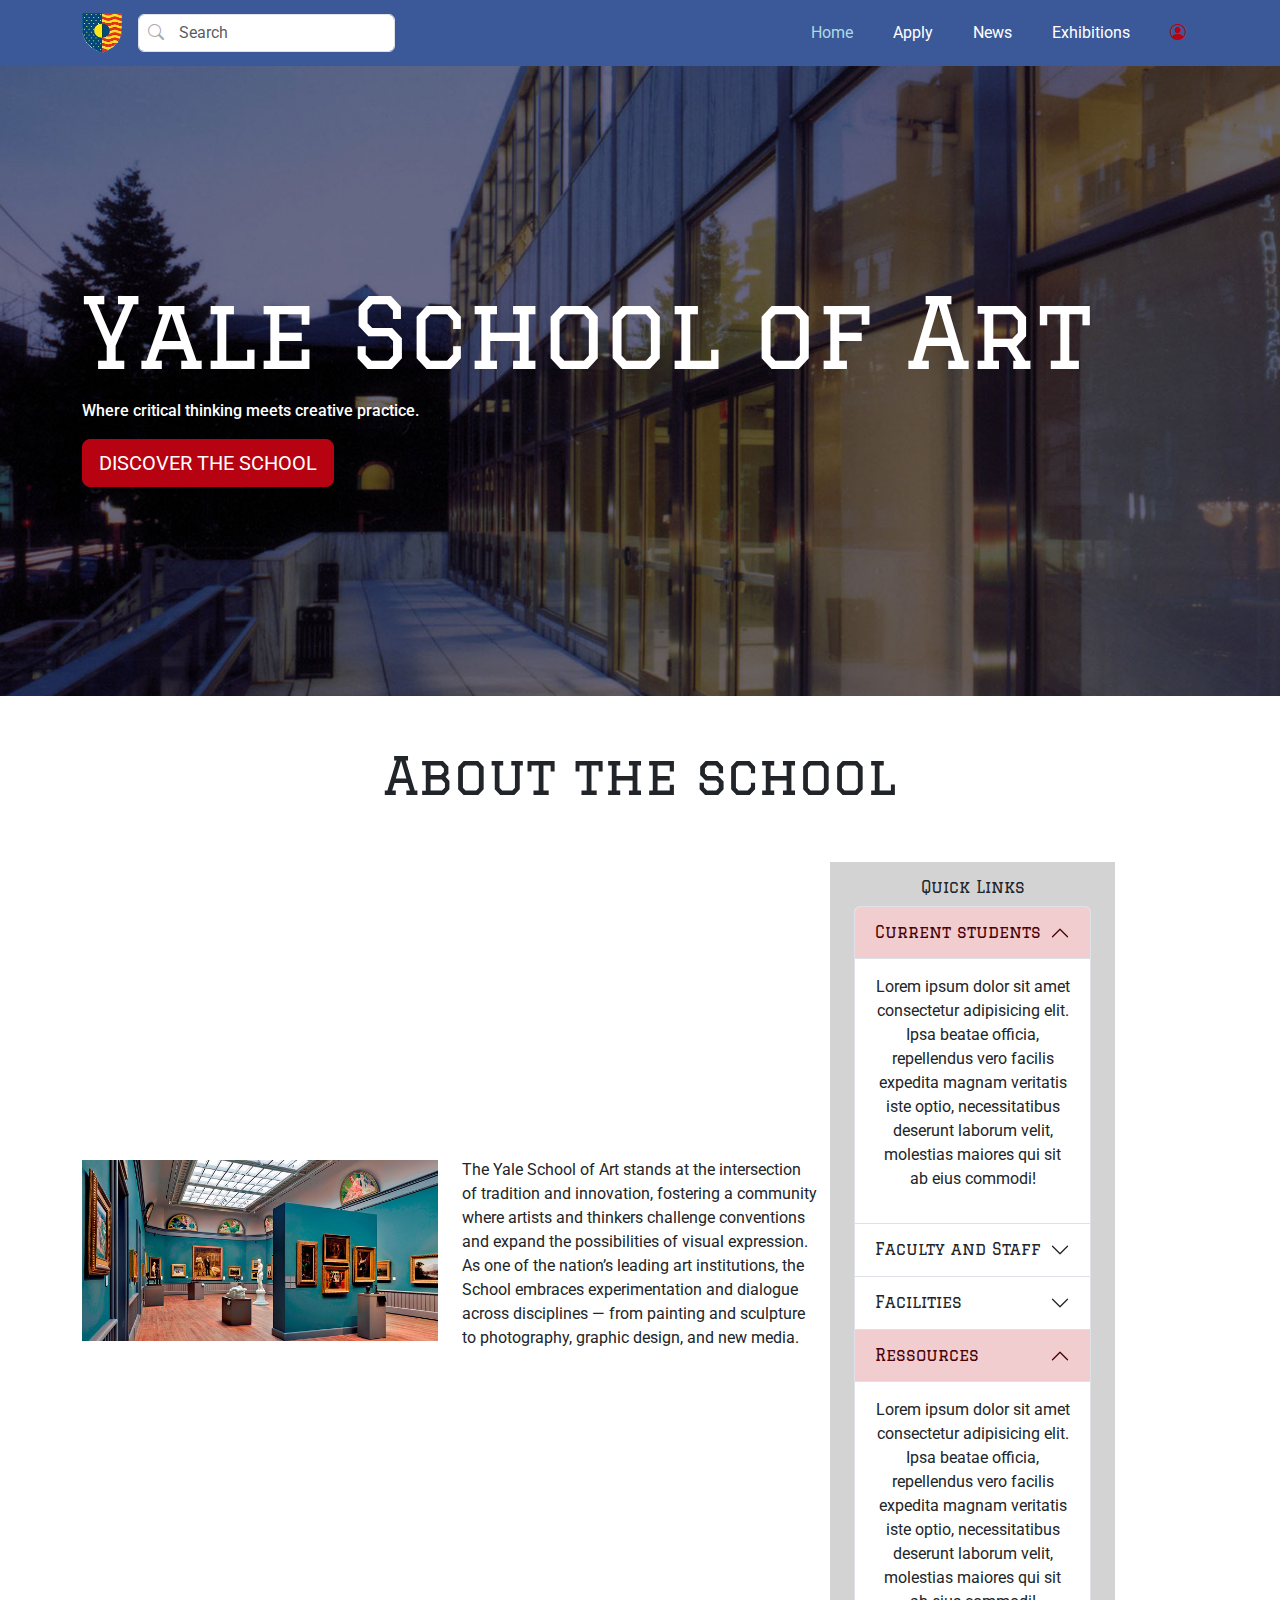
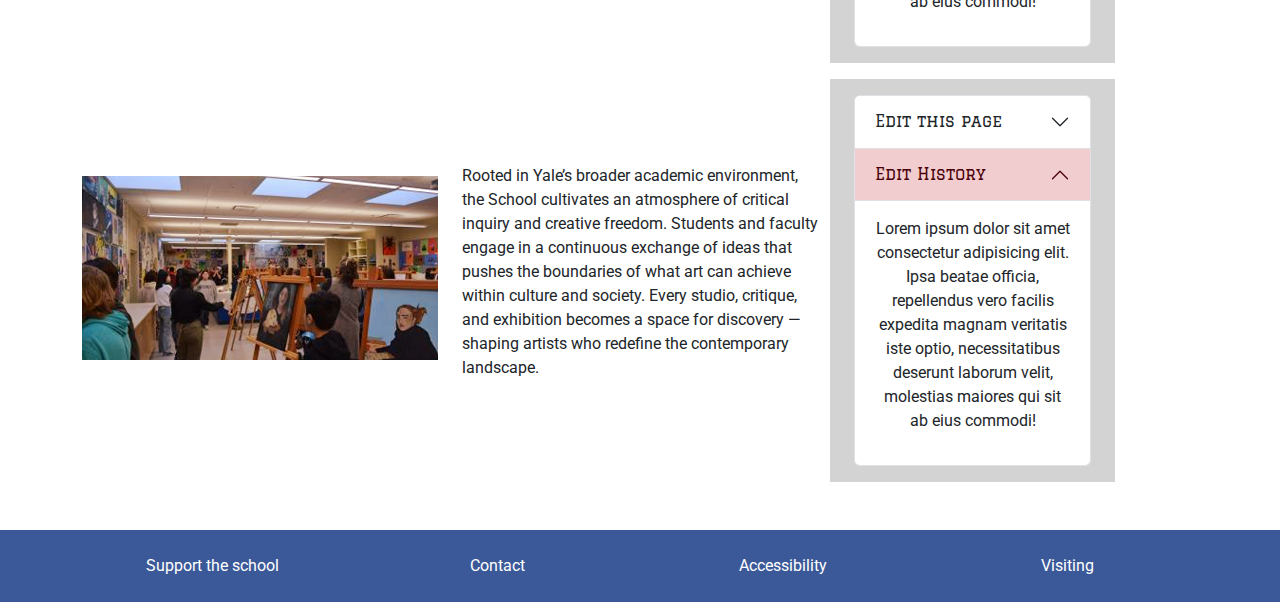
<file: index.html>
<!DOCTYPE html>
<html lang="en">
<head>
    <meta charset="UTF-8">
     <meta http-equiv="X-UA-Compatible" content="IE=edge" />
    <meta name="viewport" content="width=device-width, initial-scale=1.0">
    <title>Final website</title>
     <link href="https://cdn.jsdelivr.net/npm/bootstrap@5.3.8/dist/css/bootstrap.min.css" rel="stylesheet" integrity="sha384-sRIl4kxILFvY47J16cr9ZwB07vP4J8+LH7qKQnuqkuIAvNWLzeN8tE5YBujZqJLB" crossorigin="anonymous">
    <link href="https://cdn.jsdelivr.net/npm/bootstrap-icons/font/bootstrap-icons.css" rel="stylesheet">
    <link rel="stylesheet" href="css/custom.css" />
    <style>
      .form-control {
      padding-left: 2.5rem;
      }
      .form-icon {
      position: absolute;
      left: 10px;
      top: 50%;
      transform: translateY(-50%);
      color: #aaa;
      pointer-events: none;
      }
    </style>
</head>
<body>
    <header>
        <nav class="navbar navbar-expand-lg bg-dark">
          <div class="container">
        <a class="navbar-brand" href="#">
        <img src="images/yale-school-of-art-logo.webp" alt="Logo" width="40" height="40">
        </a>
        
      <button class="navbar-toggler" type="button" data-bs-toggle="collapse" data-bs-target="#navbarNav" aria-controls="navbarNav" aria-expanded="false" aria-label="Toggle navigation">
      <span class="navbar-toggler-icon"></span>
      </button>
      <div class="collapse navbar-collapse" id="navbarNav">
        <form class="d-flex position-relative w-25" role="search">
        <i class="bi bi-search form-icon"></i>
        <input class="form-control me-2" type="search" placeholder="Search" aria-label="Search"/>
      </form>
      <ul class="navbar-nav ms-auto">
        <li class="nav-item pe-4" style=>
          <a class="nav-link active" aria-current="page" href="#">Home</a>
        </li>
        <li class="nav-item pe-4">
          <a class="nav-link" href="apply.html">Apply</a>
        </li>
        <li class="nav-item pe-4">
          <a class="nav-link" href="#">News</a>
        </li>
        <li class="nav-item pe-4">
          <a class="nav-link" href="exhibitions.html">Exhibitions</a>
        </li>
        <li class="nav-item">
          <a class="nav-link" href="#">
            <i class="bi bi-person-circle me-1" style="color: #B70311;"></i></a>
        </li>
      </ul>
        </div>
      </div>
      </nav>
    </header>

    <main>

       <section id="hero">
        <div class="container"> 
          <div class="d-flex justify-content-start align-items-center">
            <div class="text-white">
              <h1>Yale School of Art</h1>
              <p class="lead fs-5 fw-medium w-50">Where critical thinking meets creative practice.</p>
               <a class="btn btn-lg btn-primary" type="button">DISCOVER THE SCHOOL</a>
            </div>
          </div>
        </div>
      </section>

      <section class="container py-5">
  <h2 class="text-center pb-5">About the school</h2>
  <div class="row align-items-center pb-3">
    <!-- Image Section -->
    <div class="col-md-4 mb-4">
      <img src="images/about-school-image-1.jpg" class="img-fluid" alt="">
    </div>
    <!-- Text Section -->
    <div class="col-md-4">
      <div>
        <p class=>The Yale School of Art stands at the intersection of tradition and innovation, fostering a community where artists and thinkers challenge conventions and expand the possibilities of visual expression. As one of the nation’s leading art institutions, the School embraces experimentation and dialogue across disciplines — from painting and sculpture to photography, graphic design, and new media.</p>
      </div>
    </div>
    <div class="col-md-3 text-center py-3 px-4" style="background-color: lightgray;">
      <h5>Quick Links</h5>
      <div class="accordion" id="accordionExample">
              <div class="accordion-item">
                <h2 class="accordion-header">
                  <button class="accordion-button" type="button" data-bs-toggle="collapse" data-bs-target="#collapseOne" aria-expanded="true" aria-controls="collapseOne">
                    Current students
                    </button>
                    </h2>
                    <div id="collapseOne" class="accordion-collapse collapse show" data-bs-parent="#accordionExample">
                    <div class="accordion-body">
                    <p> Lorem ipsum dolor sit amet consectetur adipisicing elit. Ipsa beatae officia, repellendus vero facilis expedita magnam veritatis iste optio, necessitatibus deserunt laborum velit, molestias maiores qui sit ab eius commodi!</p>
                    </div>
                    </div>
                     </div>
              <div class="accordion-item">
                <h2 class="accordion-header">
                   <button class="accordion-button collapsed" type="button" data-bs-toggle="collapse" data-bs-target="#collapseTwo" aria-expanded="false" aria-controls="collapseTwo">
                     Faculty and Staff
                    </button>
                    </h2>
                    <div id="collapseTwo" class="accordion-collapse collapse" data-bs-parent="#accordionExample">
                   <div class="accordion-body">
                    <p> Lorem ipsum dolor sit amet consectetur adipisicing elit. Accusantium reprehenderit sed cupiditate, placeat quas doloremque est! Ratione ipsa nemo modi corrupti perferendis placeat natus excepturi at, enim voluptates reprehenderit nihil.</p>
                   </div>
                    </div>
                    </div>
              <div class="accordion-item">
                <h2 class="accordion-header">
                  <button class="accordion-button collapsed" type="button" data-bs-toggle="collapse" data-bs-target="#collapseThree" aria-expanded="false" aria-controls="collapseThree">
                     Facilities
                    </button>
                    </h2>
                    <div id="collapseThree" class="accordion-collapse collapse" data-bs-parent="#accordionExample">
                    <div class="accordion-body">
                    <p>Lorem ipsum dolor sit amet, consectetur adipisicing elit. Voluptates ullam aspernatur eligendi magnam voluptate vel voluptas alias ea, tempora quasi aut. Praesentium eaque labore vitae expedita aperiam ad a totam.</p>
                     </div>
                    </div>
                    </div>
                <div class="accordion-item">
                <h2 class="accordion-header">
                  <button class="accordion-button" type="button" data-bs-toggle="collapse" data-bs-target="#collapseOne" aria-expanded="true" aria-controls="collapseOne">
                    Ressources
                    </button>
                    </h2>
                    <div id="collapseOne" class="accordion-collapse collapse show" data-bs-parent="#accordionExample">
                    <div class="accordion-body">
                    <p> Lorem ipsum dolor sit amet consectetur adipisicing elit. Ipsa beatae officia, repellendus vero facilis expedita magnam veritatis iste optio, necessitatibus deserunt laborum velit, molestias maiores qui sit ab eius commodi!</p>
                    </div>
                    </div>
                     </div>
                </div>

    </div>
  </div>

  <div class="row align-items-center">
    <!-- Image Section -->
    <div class="col-md-4 mb-4 ">
      <img src="images/about-school-image-2.jpg" class="img-fluid" alt="">
    </div>
    <!-- Text Section -->
    <div class="col-md-4">
       <div>
        <p class=>Rooted in Yale’s broader academic environment, the School cultivates an atmosphere of critical inquiry and creative freedom. Students and faculty engage in a continuous exchange of ideas that pushes the boundaries of what art can achieve within culture and society. Every studio, critique, and exhibition becomes a space for discovery — shaping artists who redefine the contemporary landscape.</p>
      </div>
    </div>
    <div class="col-md-3 text-center py-3 px-4" style="background-color: lightgray;">
      <div class="accordion" id="accordionExample">
              <div class="accordion-item">
                <h2 class="accordion-header">
                  <button class="accordion-button collapsed" type="button" data-bs-toggle="collapse" data-bs-target="#collapseThree" aria-expanded="false" aria-controls="collapseThree">
                     Edit this page
                    </button>
                    </h2>
                    <div id="collapseThree" class="accordion-collapse collapse" data-bs-parent="#accordionExample">
                    <div class="accordion-body">
                    <p>Lorem ipsum dolor sit amet, consectetur adipisicing elit. Voluptates ullam aspernatur eligendi magnam voluptate vel voluptas alias ea, tempora quasi aut. Praesentium eaque labore vitae expedita aperiam ad a totam.</p>
                     </div>
                    </div>
                    </div>
                <div class="accordion-item">
                <h2 class="accordion-header">
                  <button class="accordion-button" type="button" data-bs-toggle="collapse" data-bs-target="#collapseOne" aria-expanded="true" aria-controls="collapseOne">
                    Edit History
                    </button>
                    </h2>
                    <div id="collapseOne" class="accordion-collapse collapse show" data-bs-parent="#accordionExample">
                    <div class="accordion-body">
                    <p> Lorem ipsum dolor sit amet consectetur adipisicing elit. Ipsa beatae officia, repellendus vero facilis expedita magnam veritatis iste optio, necessitatibus deserunt laborum velit, molestias maiores qui sit ab eius commodi!</p>
                    </div>
                    </div>
                     </div>
                </div>

    </div>
  </div>
</section>

      


    </main>

     <footer class="navbar-dark bg-dark text-center">
      <div class="container align-items-center py-4">
        <div class="row">
          <div class="col-sm-3" style="color:white">
            <span>Support the school</span>
          </div>
          <div class="col-sm-3" style="color: white;">
            <span>Contact</span>
          </div>
          <div class="col-sm-3" style="color: white;">
            <span>Accessibility</span>
          </div>
          <div class="col-sm-3" style="color: white;">
            <span>Visiting</span>
          </div>
        </div>
      </div>
    </footer>
    
      <script src="https://cdn.jsdelivr.net/npm/bootstrap@5.3.8/dist/js/bootstrap.bundle.min.js" integrity="sha384-FKyoEForCGlyvwx9Hj09JcYn3nv7wiPVlz7YYwJrWVcXK/BmnVDxM+D2scQbITxI" crossorigin="anonymous"></script>
       <script src="node_modules/bootstrap/dist/js/bootstrap.bundle.min.js"></script>
</body>
</html>
</file>
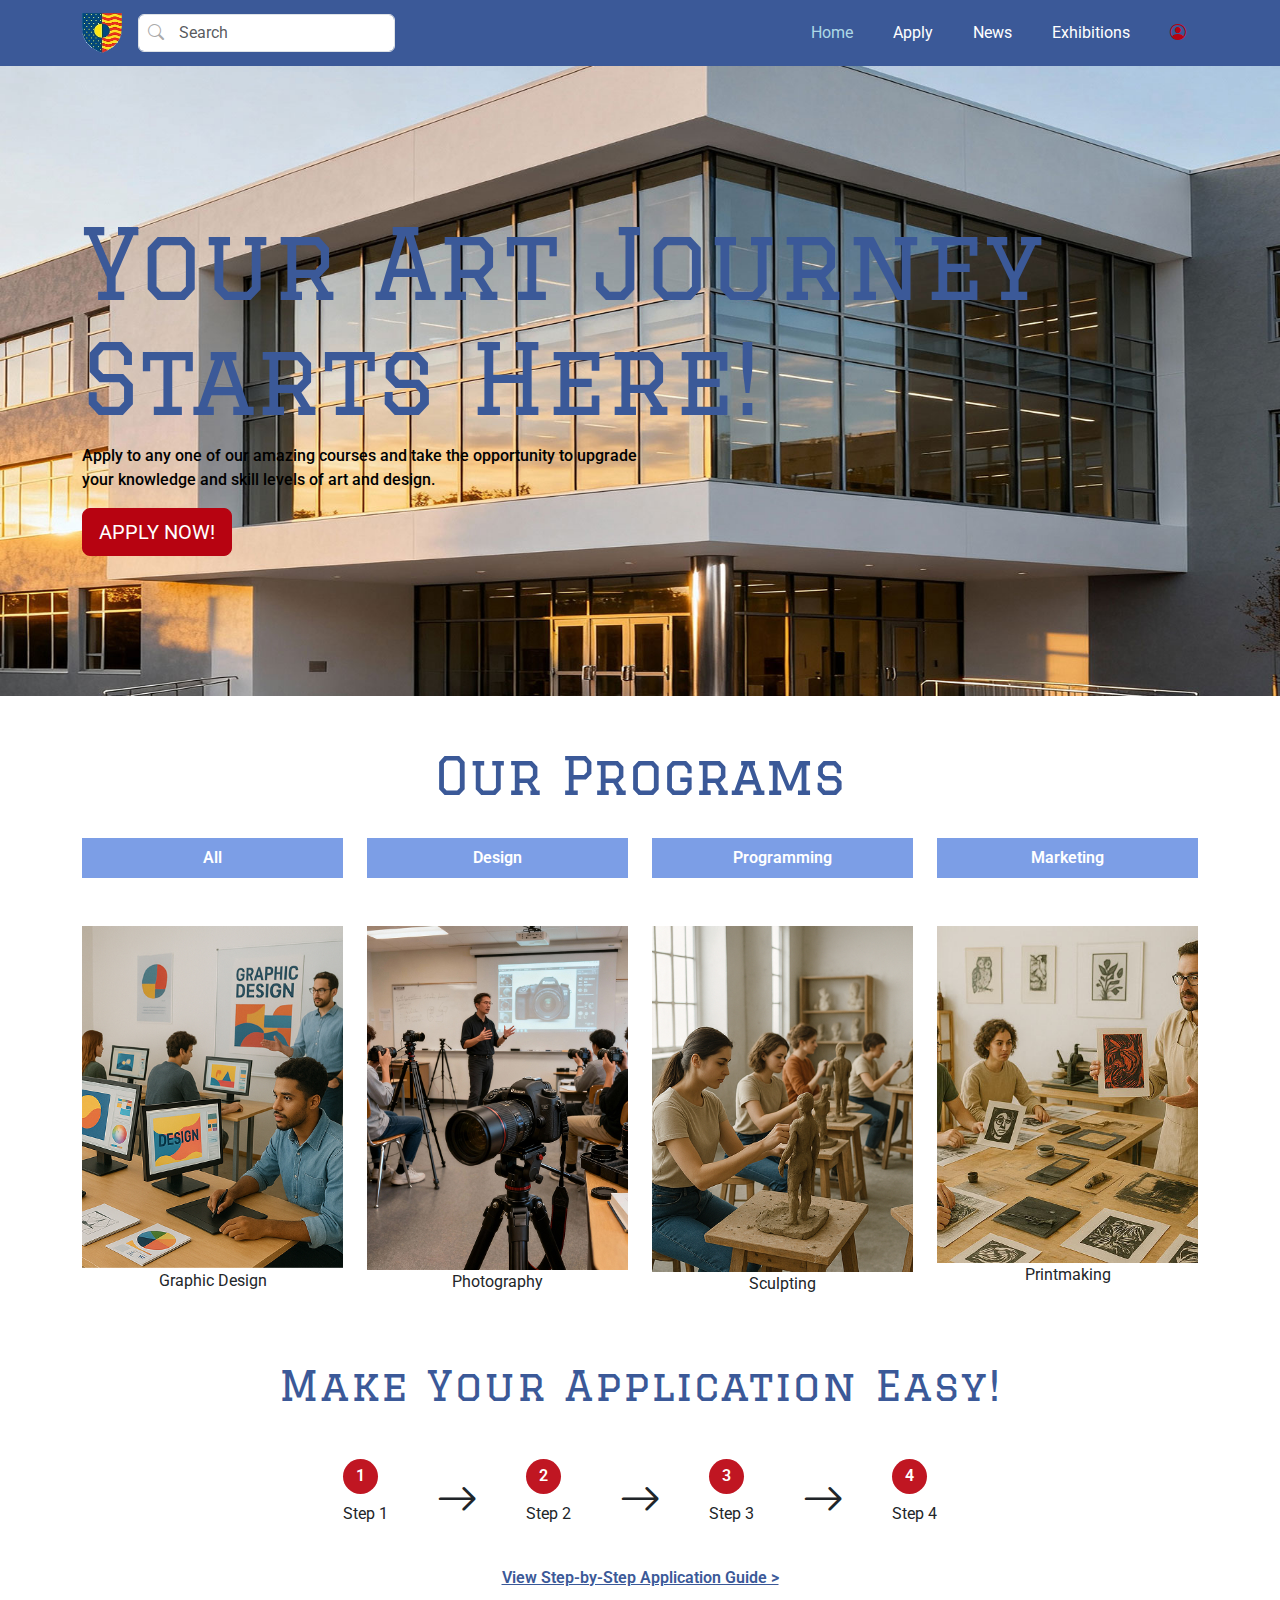
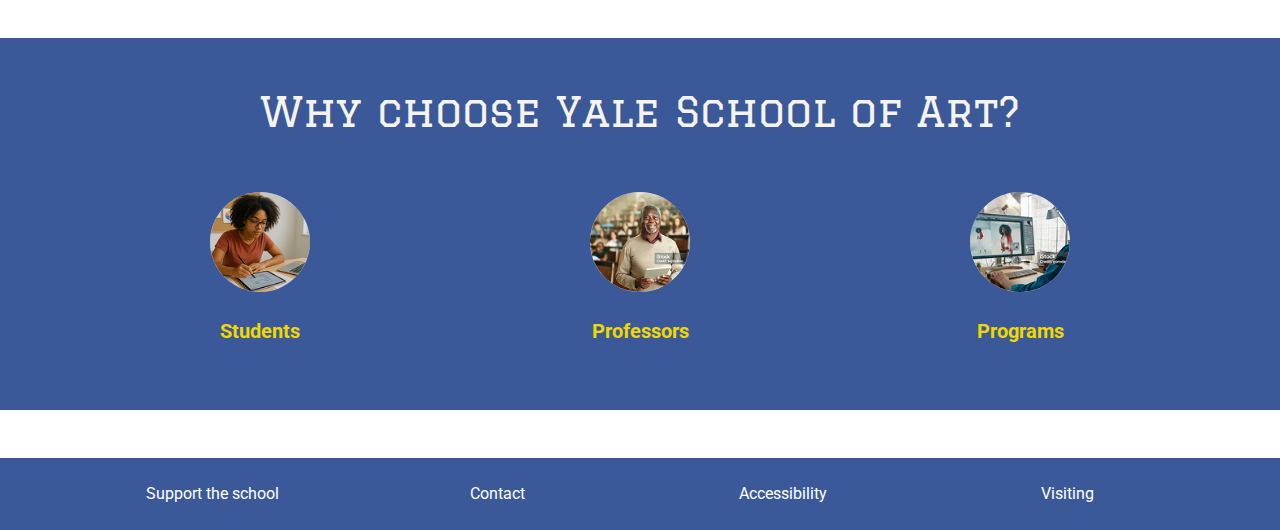
<file: apply.html>
<!DOCTYPE html>
<html lang="en">
<head>
    <meta charset="UTF-8">
     <meta http-equiv="X-UA-Compatible" content="IE=edge" />
    <meta name="viewport" content="width=device-width, initial-scale=1.0">
    <title>Yale School of Art</title>
     <link href="https://cdn.jsdelivr.net/npm/bootstrap@5.3.8/dist/css/bootstrap.min.css" rel="stylesheet" integrity="sha384-sRIl4kxILFvY47J16cr9ZwB07vP4J8+LH7qKQnuqkuIAvNWLzeN8tE5YBujZqJLB" crossorigin="anonymous">
    <link href="https://cdn.jsdelivr.net/npm/bootstrap-icons/font/bootstrap-icons.css" rel="stylesheet">
    <link rel="stylesheet" href="css/custom.css" />
    <link rel="stylesheet" href="https://cdn.jsdelivr.net/npm/bootstrap-icons@1.11.1/font/bootstrap-icons.css">
    <link rel="icon" type="image/x-icon" href="images/yale-school-of-art-logo.webp">
    <style>
      .form-control {
      padding-left: 2.5rem;
      }
      .form-icon {
      position: absolute;
      left: 10px;
      top: 50%;
      transform: translateY(-50%);
      color: #aaa;
      pointer-events: none;
      }
    </style>
</head>
<body>
    <header>
        <nav class="navbar navbar-expand-lg bg-dark">
          <div class="container">
        <a class="navbar-brand" href="#">
        <img src="images/yale-school-of-art-logo.webp" alt="Logo" width="40" height="40">
        </a>
        
      <button class="navbar-toggler" type="button" data-bs-toggle="collapse" data-bs-target="#navbarNav" aria-controls="navbarNav" aria-expanded="false" aria-label="Toggle navigation">
      <span class="navbar-toggler-icon"></span>
      </button>
      <div class="collapse navbar-collapse" id="navbarNav">
        <form class="d-flex position-relative w-25" role="search">
        <i class="bi bi-search form-icon"></i>
        <input class="form-control me-2" type="search" placeholder="Search" aria-label="Search"/>
      </form>
      <ul class="navbar-nav ms-auto">
        <li class="nav-item pe-4" style=>
          <a class="nav-link active" aria-current="page" href="index.html">Home</a>
        </li>
        <li class="nav-item pe-4">
          <a class="nav-link" href="#">Apply</a>
        </li>
        <li class="nav-item pe-4">
          <a class="nav-link" href="#">News</a>
        </li>
        <li class="nav-item pe-4">
          <a class="nav-link" href="exhibitions.html">Exhibitions</a>
        </li>
        <li class="nav-item">
          <a class="nav-link" href="#">
            <i class="bi bi-person-circle me-1" style="color: #B70311;"></i></a>
        </li>

    </ul>

         
        </div>
      </div>
      </nav>
    </header>

    <main>
       <section id="hero-2">
        <div class="container"> 
          <div class="d-flex justify-content-start align-items-center">
            <div class="text-white">
              <h1 style="color: #3B5998;">Your Art Journey Starts Here!</h1>
              <p class="lead fs-5 fw-medium w-50" style="color: black;">Apply to any one of our amazing courses and take the opportunity to upgrade your knowledge and skill levels of art and design.</p>
               <a class="btn btn-lg btn-primary" type="button">APPLY NOW!</a>
            </div>
          </div>
        </div>
      </section>

       <section class="text-center">
        <div class="container">
          <h2 class="text-center pt-5 pb-4" style="color: #3B5998;">Our Programs</h2>
          <div class="row g-4">

        <div class="col-md-3 text-center">
            <div class="title-box mb-5">All</div>
            <img src="images/graphic-design-course-image.jpg" class="img-fluid">
            <p>Graphic Design</p>
        </div>

        <div class="col-md-3 text-center">
            <div class="title-box mb-5">Design</div>
            <img src="images/photography-course-image.jpg" class="img-fluid">
            <p>Photography</p>
        </div>

        <div class="col-md-3 text-center">
            <div class="title-box mb-5">Programming</div>
            <img src="images/sculpting-course-image.jpg" class="img-fluid">
            <p>Sculpting</p>
        </div>

        <div class="col-md-3 text-center">
            <div class="title-box mb-5">Marketing</div>
            <img src="images/printmaking-course-image.jpg" class="img-fluid">
            <p>Printmaking</p>
        </div>

    </div>
        
      </section>

      <div class="container  my-5">

    <h3 class="mb-5 text-center" style="letter-spacing:2px; color: #3B5998;">
        Make Your Application Easy!
    </h3>

    <div class="d-flex justify-content-center align-items-center gap-5">

        
        <div class="text-center">
            <div class="step-circle">1</div>
            <p class="mt-2">Step 1</p>
        </div>

        <i class="bi bi-arrow-right fs-3"></i>

        
        <div class="text-center">
            <div class="step-circle">2</div>
            <p class="mt-2">Step 2</p>
        </div>

        <i class="bi bi-arrow-right fs-3"></i>

        
        <div class="text-center">
            <div class="step-circle">3</div>
            <p class="mt-2">Step 3</p>
        </div>

        <i class="bi bi-arrow-right fs-3"></i>

        
        <div class="text-center">
            <div class="step-circle">4</div>
            <p class="mt-2">Step 4</p>
        </div>

    </div>

    <div class="mt-4 text-center">
        <a href="#" class="fw-semibold text-secondary">View Step-by-Step Application Guide ></a>
    </div>

</div>

      

        <section class="bg-dark text-center">
        <div class="container mb-5">
          <div>
            <h3 class="pb-5 pt-5" style="color: #f6f3ed;">Why choose Yale School of Art?</h3>
              <div class="row g-4">
              <div class="col-sm-4 fw-bold" style="color: #EFD800;">
                <figure>
                  <img src="images/apply-page-student-image.jpg" alt="Profile picture of Sarah" width="100" height="100" class="rounded-circle image-fluid">
                  <blockquote class="blockquote">
                    <p class="pt-4 pb-5">Students</p>
                  </blockquote>
                </figure>
              </div>
              <div class="col-sm-4 fw-bold" style="color: #EFD800;">
                <figure>
                  <img src="images/apply-page-professor-image.jpg" alt="Profile picture of Tom" width="100" height="100" class="rounded-circle image-fluid">
                  <blockquote class="blockquote">
                    <p class="pt-4 pb-5">Professors</p>
                  </blockquote>
                </figure>
              </div>
              <div class="col-sm-4 fw-bold" style="color: #EFD800;">
                <figure>
                  <img src="images/apply-page-program-image.jpg" alt="Profile picture of Julia" width="100" height="100" class="rounded-circle image-fluid">
                  <blockquote class="blockquote">
                    <p class="pt-4 pb-5">Programs</p>
                  </blockquote>
                </figure>
              </div>
              
              </div>

          </div>
        </div>
      </section>

      
    </main>

    <footer class="navbar-dark bg-dark text-center">
      <div class="container align-items-center py-4">
        <div class="row">
          <div class="col-sm-3" style="color:white">
            <span>Support the school</span>
          </div>
          <div class="col-sm-3" style="color: white;">
            <span>Contact</span>
          </div>
          <div class="col-sm-3" style="color: white;">
            <span>Accessibility</span>
          </div>
          <div class="col-sm-3" style="color: white;">
            <span>Visiting</span>
          </div>
        </div>
      </div>
    </footer>
    
      <script src="https://cdn.jsdelivr.net/npm/bootstrap@5.3.8/dist/js/bootstrap.bundle.min.js" integrity="sha384-FKyoEForCGlyvwx9Hj09JcYn3nv7wiPVlz7YYwJrWVcXK/BmnVDxM+D2scQbITxI" crossorigin="anonymous"></script>
       <script src="node_modules/bootstrap/dist/js/bootstrap.bundle.min.js"></script>
</body>
</html>
</file>
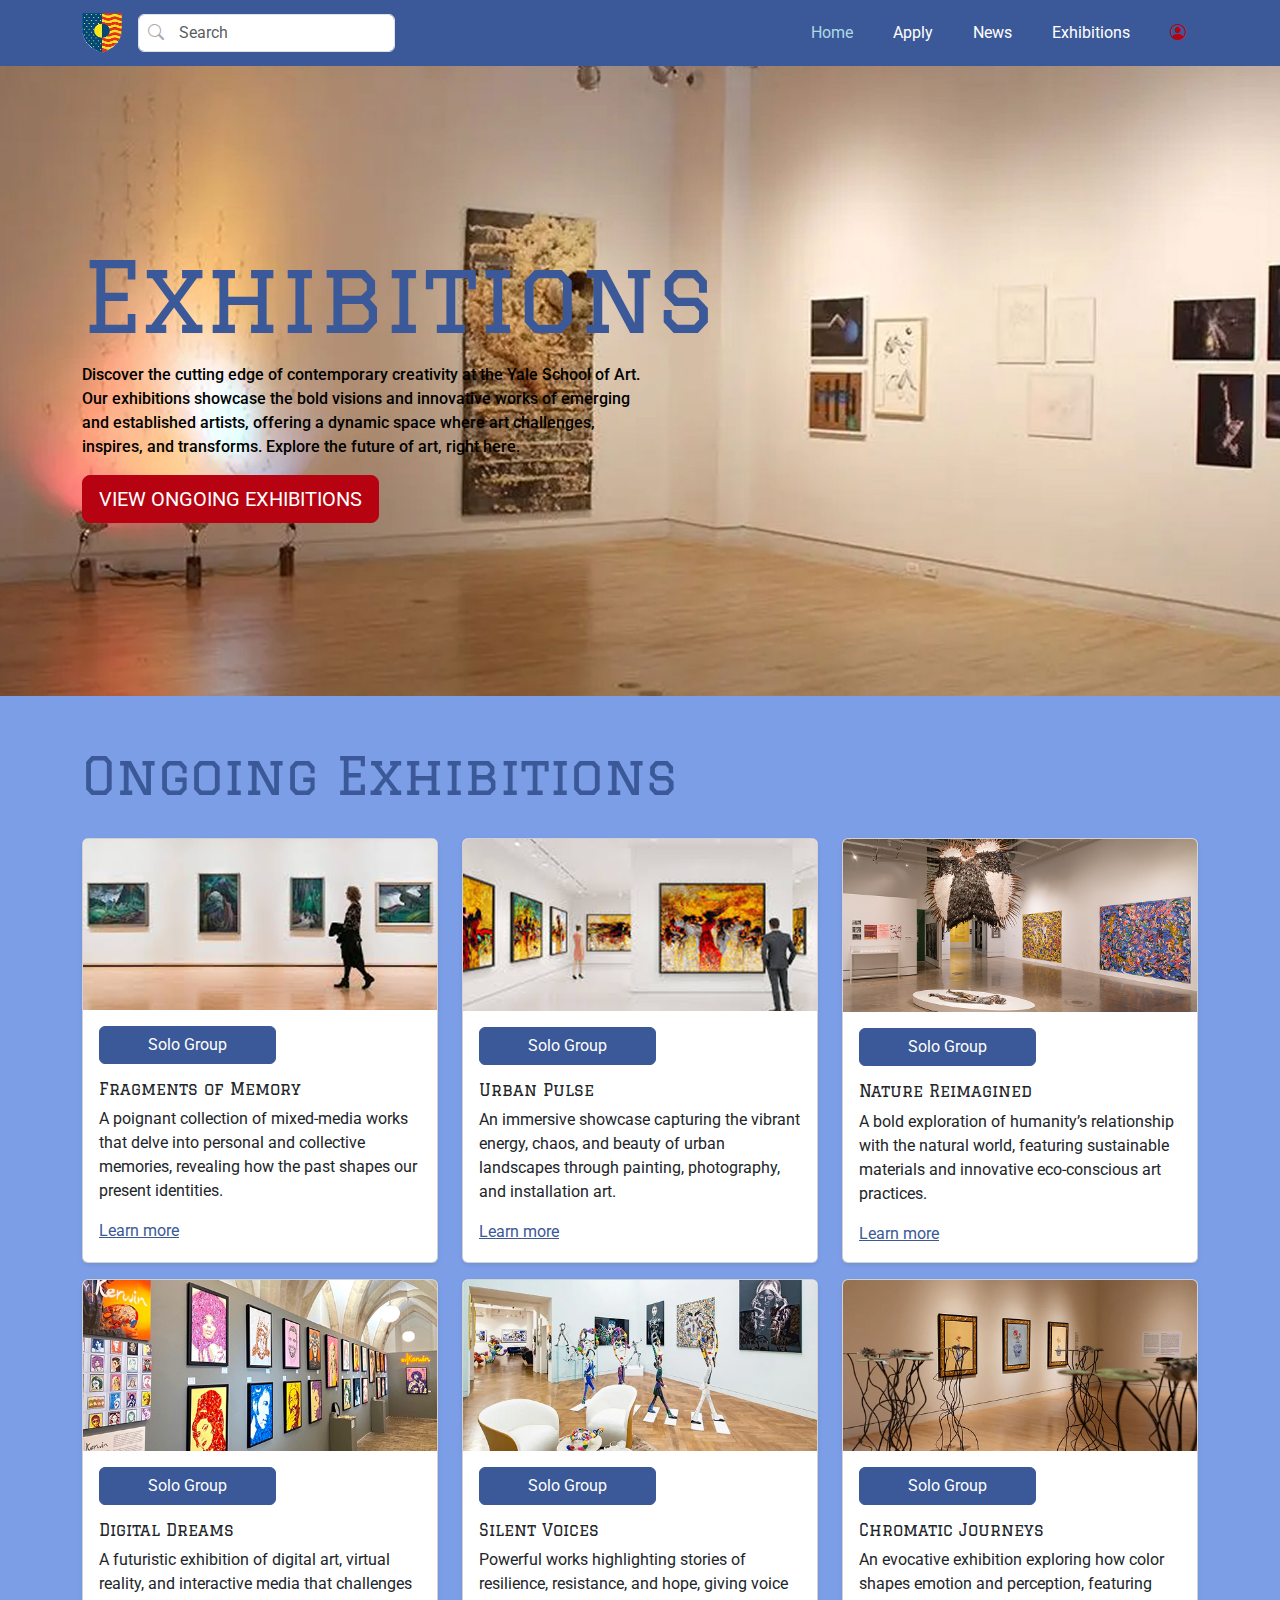
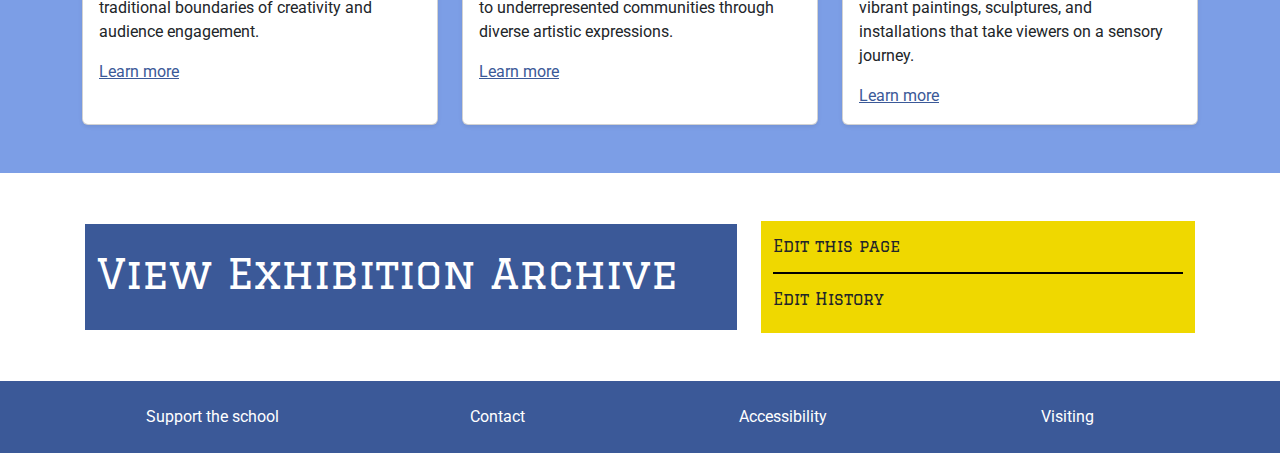
<file: exhibitions.html>
<!DOCTYPE html>
<html lang="en">
<head>
    <meta charset="UTF-8">
     <meta http-equiv="X-UA-Compatible" content="IE=edge" />
    <meta name="viewport" content="width=device-width, initial-scale=1.0">
    <title>Yale School of Art</title>
     <link href="https://cdn.jsdelivr.net/npm/bootstrap@5.3.8/dist/css/bootstrap.min.css" rel="stylesheet" integrity="sha384-sRIl4kxILFvY47J16cr9ZwB07vP4J8+LH7qKQnuqkuIAvNWLzeN8tE5YBujZqJLB" crossorigin="anonymous">
    <link href="https://cdn.jsdelivr.net/npm/bootstrap-icons/font/bootstrap-icons.css" rel="stylesheet">
    <link rel="stylesheet" href="css/custom.css" />
    <link rel="icon" type="image/x-icon" href="images/yale-school-of-art-logo.webp">
    <style>
      .form-control {
      padding-left: 2.5rem;
      }
      .form-icon {
      position: absolute;
      left: 10px;
      top: 50%;
      transform: translateY(-50%);
      color: #aaa;
      pointer-events: none;
      }
    </style>
</head>
<body>
    <header>
        <nav class="navbar navbar-expand-lg bg-dark">
          <div class="container">
        <a class="navbar-brand" href="#">
        <img src="images/yale-school-of-art-logo.webp" alt="Logo" width="40" height="40">
        </a>
        
      <button class="navbar-toggler" type="button" data-bs-toggle="collapse" data-bs-target="#navbarNav" aria-controls="navbarNav" aria-expanded="false" aria-label="Toggle navigation">
      <span class="navbar-toggler-icon"></span>
      </button>
      <div class="collapse navbar-collapse" id="navbarNav">
        <form class="d-flex position-relative w-25" role="search">
        <i class="bi bi-search form-icon"></i>
        <input class="form-control me-2" type="search" placeholder="Search" aria-label="Search"/>
      </form>
      <ul class="navbar-nav ms-auto">
        <li class="nav-item pe-4" style=>
          <a class="nav-link active" aria-current="page" href="index.html">Home</a>
        </li>
        <li class="nav-item pe-4">
          <a class="nav-link" href="apply.html">Apply</a>
        </li>
        <li class="nav-item pe-4">
          <a class="nav-link" href="#">News</a>
        </li>
        <li class="nav-item pe-4">
          <a class="nav-link" href="#">Exhibitions</a>
        </li>
        <li class="nav-item">
          <a class="nav-link" href="#">
            <i class="bi bi-person-circle me-1" style="color: #B70311;"></i></a>
        </li>

    </ul>

         
        </div>
      </div>
      </nav>
    </header>

    <main>
        <section id="hero-3">
        <div class="container"> 
          <div class="d-flex justify-content-start align-items-center">
            <div class="text-white">
              <h1 style="color: #3B5998;">Exhibitions</h1>
              <p class="lead fs-5 fw-medium w-50" style="color: black;">Discover the cutting edge of contemporary creativity at the Yale School of Art. Our exhibitions showcase the bold visions and innovative works of emerging and established artists, offering a dynamic space where art challenges, inspires, and transforms. Explore the future of art, right here.</p>
               <a class="btn btn-lg btn-primary" type="button">VIEW ONGOING EXHIBITIONS</a>
            </div>
          </div>
        </div>
      </section>

      <section class="py-5" style="background-color: #7C9EE6;">
        <div class="container">
          <h2 style="color:#3B5998 ;" class="pb-4">Ongoing Exhibitions</h2>
          <div class="row justify-content-center g-4">
            
            <div class="col-12 col-md-4 d-flex">
              <div class="card w-100 shadow-sm">
                <img src="images/exhibition-page-image-1.jpg" class="card-img-top" alt="...">
                <a href="#" class="btn btn-secondary w-50 mt-3 mx-3">Solo Group</a>
                <div class="card-body">
                  <h5 class="card-title">Fragments of Memory</h5>
                  <p class="card-text">A poignant collection of mixed-media works that delve into personal and collective memories, revealing how the past shapes our present identities.</p>
                  <a href="#" style="color: #3B5998;">Learn more</a> 
                </div>
              </div>
            </div>
            
            <div class="col-12 col-md-4 d-flex">
              <div class="card w-100 shadow-sm">
                <img src="images/exhibition-page-image-2.jpg" class="card-img-top" alt="...">
                <a href="#" class="btn btn-secondary w-50 mt-3 mx-3">Solo Group</a>
                <div class="card-body">
                  <h5 class="card-title">Urban Pulse</h5>
                  <p class="card-text">An immersive showcase capturing the vibrant energy, chaos, and beauty of urban landscapes through painting, photography, and installation art.</p>
                  <a href="#" style="color: #3B5998;">Learn more</a> 
                </div>
              </div>
            </div>
            
            <div class="col-12 col-md-4 d-flex">
              <div class="card w-100 shadow-sm">
                <img src="images/exhibition-page-image-3.jpg" class="card-img-top" alt="...">
                <a href="#" class="btn btn-secondary w-50 mt-3 mx-3">Solo Group</a>
                <div class="card-body">
                  <h5 class="card-title">Nature Reimagined</h5>
                  <p class="card-text">A bold exploration of humanity’s relationship with the natural world, featuring sustainable materials and innovative eco-conscious art practices.</p>
                  <a href="#" style="color: #3B5998;">Learn more</a> 
                </div>
              </div>
            </div>

          </div>

          <div class="row justify-content-center g-4 pt-3">
            
            <div class="col-12 col-md-4 d-flex">
              <div class="card w-100 shadow-sm">
                <img src="images/exhibition-page-image-4.jpg" class="card-img-top" alt="...">
                <a href="#" class="btn btn-secondary w-50 mt-3 mx-3">Solo Group</a>
                <div class="card-body">
                  <h5 class="card-title">Digital Dreams</h5>
                  <p class="card-text">A futuristic exhibition of digital art, virtual reality, and interactive media that challenges traditional boundaries of creativity and audience engagement.</p>
                  <a href="#" style="color: #3B5998;">Learn more</a> 
                </div>
              </div>
            </div>
            
            <div class="col-12 col-md-4 d-flex">
              <div class="card w-100 shadow-sm">
                <img src="images/exhibition-page-image-5.jpg" class="card-img-top" alt="...">
                <a href="#" class="btn btn-secondary w-50 mt-3 mx-3">Solo Group</a>
                <div class="card-body">
                  <h5 class="card-title">Silent Voices</h5>
                  <p class="card-text">Powerful works highlighting stories of resilience, resistance, and hope, giving voice to underrepresented communities through diverse artistic expressions.</p>
                  <a href="#" style="color: #3B5998;">Learn more</a> 
                </div>
              </div>
            </div>
            
            <div class="col-12 col-md-4 d-flex">
              <div class="card w-100 shadow-sm">
                <img src="images/exhibition-page-image-6.jpg" class="card-img-top" alt="...">
                <a href="#" class="btn btn-secondary w-50 mt-3 mx-3">Solo Group</a>
                <div class="card-body">
                  <h5 class="card-title">Chromatic Journeys</h5>
                  <p class="card-text">An evocative exhibition exploring how color shapes emotion and perception, featuring vibrant paintings, sculptures, and installations that take viewers on a sensory journey.</p>
                  <a href="#" style="color: #3B5998;">Learn more</a> 
                </div>
              </div>
            </div>

          </div>

        </div>
      </section>

      
      <div class="row align-items-center justify-content-center py-5">
    <div class="col-md-8 py-4 w-50 me-4" style="background-color: #3B5998;">
      <h3 style="color: white;">View Exhibition Archive</h3>
    </div>
    <div class="col-md-4 py-3" style="background-color: #EFD800;">
       <div>
        <h5>Edit this page</h5>
        <hr class="border border-black border-1 opacity-100">
        <h5>Edit History</h5>
      </div>
    </div>
      

       
     
    </main>


    <footer class="navbar-dark bg-dark text-center">
      <div class="container align-items-center py-4">
        <div class="row">
          <div class="col-sm-3" style="color:white">
            <span>Support the school</span>
          </div>
          <div class="col-sm-3" style="color: white;">
            <span>Contact</span>
          </div>
          <div class="col-sm-3" style="color: white;">
            <span>Accessibility</span>
          </div>
          <div class="col-sm-3" style="color: white;">
            <span>Visiting</span>
          </div>
        </div>
      </div>
    </footer>

   
    
      <script src="https://cdn.jsdelivr.net/npm/bootstrap@5.3.8/dist/js/bootstrap.bundle.min.js" integrity="sha384-FKyoEForCGlyvwx9Hj09JcYn3nv7wiPVlz7YYwJrWVcXK/BmnVDxM+D2scQbITxI" crossorigin="anonymous"></script>
       <script src="node_modules/bootstrap/dist/js/bootstrap.bundle.min.js"></script>
</body>
</html>
</file>
<file: css/custom.css>
@charset "UTF-8";
@import url("https://fonts.googleapis.com/css2?family=Roboto:ital,wght@0,100..900;1,100..900&display=swap");
@import url("https://fonts.googleapis.com/css2?family=Graduate&display=swap");
@import url("https://fonts.googleapis.com/icon?family=Material+Icons+Outlined");
/*!
 * Bootstrap  v5.3.8 (https://getbootstrap.com/)
 * Copyright 2011-2025 The Bootstrap Authors
 * Licensed under MIT (https://github.com/twbs/bootstrap/blob/main/LICENSE)
 */
:root,
[data-bs-theme=light] {
  --bs-blue: #0d6efd;
  --bs-indigo: #6610f2;
  --bs-purple: #6f42c1;
  --bs-pink: #d63384;
  --bs-red: #dc3545;
  --bs-orange: #fd7e14;
  --bs-yellow: #ffc107;
  --bs-green: #198754;
  --bs-teal: #20c997;
  --bs-cyan: #0dcaf0;
  --bs-black: #000;
  --bs-white: #fff;
  --bs-gray: #6c757d;
  --bs-gray-dark: #343a40;
  --bs-gray-100: #f8f9fa;
  --bs-gray-200: #e9ecef;
  --bs-gray-300: #dee2e6;
  --bs-gray-400: #ced4da;
  --bs-gray-500: #adb5bd;
  --bs-gray-600: #6c757d;
  --bs-gray-700: #495057;
  --bs-gray-800: #343a40;
  --bs-gray-900: #212529;
  --bs-primary: #B70311;
  --bs-secondary: #3B5998;
  --bs-success: #7C9EE6;
  --bs-info: #EFD800;
  --bs-warning: #d6f7a3;
  --bs-danger: #dd7596;
  --bs-light: #f2f2f2;
  --bs-dark: #3B5998;
  --bs-primary-rgb: 183, 3, 17;
  --bs-secondary-rgb: 59, 89, 152;
  --bs-success-rgb: 124, 158, 230;
  --bs-info-rgb: 239, 216, 0;
  --bs-warning-rgb: 214, 247, 163;
  --bs-danger-rgb: 221, 117, 150;
  --bs-light-rgb: 242, 242, 242;
  --bs-dark-rgb: 59, 89, 152;
  --bs-primary-text-emphasis: rgb(73.2, 1.2, 6.8);
  --bs-secondary-text-emphasis: rgb(23.6, 35.6, 60.8);
  --bs-success-text-emphasis: rgb(49.6, 63.2, 92);
  --bs-info-text-emphasis: rgb(95.6, 86.4, 0);
  --bs-warning-text-emphasis: rgb(85.6, 98.8, 65.2);
  --bs-danger-text-emphasis: rgb(88.4, 46.8, 60);
  --bs-light-text-emphasis: #495057;
  --bs-dark-text-emphasis: #495057;
  --bs-primary-bg-subtle: rgb(240.6, 204.6, 207.4);
  --bs-secondary-bg-subtle: rgb(215.8, 221.8, 234.4);
  --bs-success-bg-subtle: rgb(228.8, 235.6, 250);
  --bs-info-bg-subtle: rgb(251.8, 247.2, 204);
  --bs-warning-bg-subtle: rgb(246.8, 253.4, 236.6);
  --bs-danger-bg-subtle: rgb(248.2, 227.4, 234);
  --bs-light-bg-subtle: rgb(251.5, 252, 252.5);
  --bs-dark-bg-subtle: #ced4da;
  --bs-primary-border-subtle: rgb(226.2, 154.2, 159.8);
  --bs-secondary-border-subtle: rgb(176.6, 188.6, 213.8);
  --bs-success-border-subtle: rgb(202.6, 216.2, 245);
  --bs-info-border-subtle: rgb(248.6, 239.4, 153);
  --bs-warning-border-subtle: rgb(238.6, 251.8, 218.2);
  --bs-danger-border-subtle: rgb(241.4, 199.8, 213);
  --bs-light-border-subtle: #e9ecef;
  --bs-dark-border-subtle: #adb5bd;
  --bs-white-rgb: 255, 255, 255;
  --bs-black-rgb: 0, 0, 0;
  --bs-font-sans-serif: "Roboto", sans-serif;
  --bs-font-monospace: SFMono-Regular, Menlo, Monaco, Consolas, "Liberation Mono", "Courier New", monospace;
  --bs-gradient: linear-gradient(180deg, rgba(255, 255, 255, 0.15), rgba(255, 255, 255, 0));
  --bs-body-font-family: var(--bs-font-sans-serif);
  --bs-body-font-size: 1rem;
  --bs-body-font-weight: 400;
  --bs-body-line-height: 1.5;
  --bs-body-color: #212529;
  --bs-body-color-rgb: 33, 37, 41;
  --bs-body-bg: #fff;
  --bs-body-bg-rgb: 255, 255, 255;
  --bs-emphasis-color: #000;
  --bs-emphasis-color-rgb: 0, 0, 0;
  --bs-secondary-color: rgba(33, 37, 41, 0.75);
  --bs-secondary-color-rgb: 33, 37, 41;
  --bs-secondary-bg: #e9ecef;
  --bs-secondary-bg-rgb: 233, 236, 239;
  --bs-tertiary-color: rgba(33, 37, 41, 0.5);
  --bs-tertiary-color-rgb: 33, 37, 41;
  --bs-tertiary-bg: #f8f9fa;
  --bs-tertiary-bg-rgb: 248, 249, 250;
  --bs-heading-color: inherit;
  --bs-link-color: #B70311;
  --bs-link-color-rgb: 183, 3, 17;
  --bs-link-decoration: underline;
  --bs-link-hover-color: rgb(146.4, 2.4, 13.6);
  --bs-link-hover-color-rgb: 146, 2, 14;
  --bs-code-color: #d63384;
  --bs-highlight-color: #212529;
  --bs-highlight-bg: rgb(255, 242.6, 205.4);
  --bs-border-width: 1px;
  --bs-border-style: solid;
  --bs-border-color: #dee2e6;
  --bs-border-color-translucent: rgba(0, 0, 0, 0.175);
  --bs-border-radius: 0.375rem;
  --bs-border-radius-sm: 0.25rem;
  --bs-border-radius-lg: 0.5rem;
  --bs-border-radius-xl: 1rem;
  --bs-border-radius-xxl: 2rem;
  --bs-border-radius-2xl: var(--bs-border-radius-xxl);
  --bs-border-radius-pill: 50rem;
  --bs-box-shadow: 0 0.5rem 1rem rgba(0, 0, 0, 0.15);
  --bs-box-shadow-sm: 0 0.125rem 0.25rem rgba(0, 0, 0, 0.075);
  --bs-box-shadow-lg: 0 1rem 3rem rgba(0, 0, 0, 0.175);
  --bs-box-shadow-inset: inset 0 1px 2px rgba(0, 0, 0, 0.075);
  --bs-focus-ring-width: 0.25rem;
  --bs-focus-ring-opacity: 0.25;
  --bs-focus-ring-color: rgba(183, 3, 17, 0.25);
  --bs-form-valid-color: #7C9EE6;
  --bs-form-valid-border-color: #7C9EE6;
  --bs-form-invalid-color: #dd7596;
  --bs-form-invalid-border-color: #dd7596;
}

[data-bs-theme=dark] {
  color-scheme: dark;
  --bs-body-color: #dee2e6;
  --bs-body-color-rgb: 222, 226, 230;
  --bs-body-bg: #212529;
  --bs-body-bg-rgb: 33, 37, 41;
  --bs-emphasis-color: #fff;
  --bs-emphasis-color-rgb: 255, 255, 255;
  --bs-secondary-color: rgba(222, 226, 230, 0.75);
  --bs-secondary-color-rgb: 222, 226, 230;
  --bs-secondary-bg: #343a40;
  --bs-secondary-bg-rgb: 52, 58, 64;
  --bs-tertiary-color: rgba(222, 226, 230, 0.5);
  --bs-tertiary-color-rgb: 222, 226, 230;
  --bs-tertiary-bg: rgb(42.5, 47.5, 52.5);
  --bs-tertiary-bg-rgb: 43, 48, 53;
  --bs-primary-text-emphasis: rgb(211.8, 103.8, 112.2);
  --bs-secondary-text-emphasis: rgb(137.4, 155.4, 193.2);
  --bs-success-text-emphasis: rgb(176.4, 196.8, 240);
  --bs-info-text-emphasis: rgb(245.4, 231.6, 102);
  --bs-warning-text-emphasis: rgb(230.4, 250.2, 199.8);
  --bs-danger-text-emphasis: rgb(234.6, 172.2, 192);
  --bs-light-text-emphasis: #f8f9fa;
  --bs-dark-text-emphasis: #dee2e6;
  --bs-primary-bg-subtle: rgb(36.6, 0.6, 3.4);
  --bs-secondary-bg-subtle: rgb(11.8, 17.8, 30.4);
  --bs-success-bg-subtle: rgb(24.8, 31.6, 46);
  --bs-info-bg-subtle: rgb(47.8, 43.2, 0);
  --bs-warning-bg-subtle: rgb(42.8, 49.4, 32.6);
  --bs-danger-bg-subtle: rgb(44.2, 23.4, 30);
  --bs-light-bg-subtle: #343a40;
  --bs-dark-bg-subtle: #1a1d20;
  --bs-primary-border-subtle: rgb(109.8, 1.8, 10.2);
  --bs-secondary-border-subtle: rgb(35.4, 53.4, 91.2);
  --bs-success-border-subtle: rgb(74.4, 94.8, 138);
  --bs-info-border-subtle: rgb(143.4, 129.6, 0);
  --bs-warning-border-subtle: rgb(128.4, 148.2, 97.8);
  --bs-danger-border-subtle: rgb(132.6, 70.2, 90);
  --bs-light-border-subtle: #495057;
  --bs-dark-border-subtle: #343a40;
  --bs-heading-color: inherit;
  --bs-link-color: rgb(211.8, 103.8, 112.2);
  --bs-link-hover-color: rgb(220.44, 134.04, 140.76);
  --bs-link-color-rgb: 212, 104, 112;
  --bs-link-hover-color-rgb: 220, 134, 141;
  --bs-code-color: rgb(230.4, 132.6, 181.2);
  --bs-highlight-color: #dee2e6;
  --bs-highlight-bg: rgb(102, 77.2, 2.8);
  --bs-border-color: #495057;
  --bs-border-color-translucent: rgba(255, 255, 255, 0.15);
  --bs-form-valid-color: rgb(117, 183, 152.4);
  --bs-form-valid-border-color: rgb(117, 183, 152.4);
  --bs-form-invalid-color: rgb(234, 133.8, 143.4);
  --bs-form-invalid-border-color: rgb(234, 133.8, 143.4);
}

*,
*::before,
*::after {
  box-sizing: border-box;
}

@media (prefers-reduced-motion: no-preference) {
  :root {
    scroll-behavior: smooth;
  }
}

body {
  margin: 0;
  font-family: var(--bs-body-font-family);
  font-size: var(--bs-body-font-size);
  font-weight: var(--bs-body-font-weight);
  line-height: var(--bs-body-line-height);
  color: var(--bs-body-color);
  text-align: var(--bs-body-text-align);
  background-color: var(--bs-body-bg);
  -webkit-text-size-adjust: 100%;
  -webkit-tap-highlight-color: rgba(0, 0, 0, 0);
}

hr {
  margin: 1rem 0;
  color: inherit;
  border: 0;
  border-top: var(--bs-border-width) solid;
  opacity: 0.25;
}

h6, .h6, h5, .h5, h4, .h4, h3, .h3, h2, .h2, h1, .h1 {
  margin-top: 0;
  margin-bottom: 0.5rem;
  font-family: "Graduate", sans-serif;
  font-weight: 500;
  line-height: 1.2;
  color: var(--bs-heading-color);
}

h1, .h1 {
  font-size: calc(1.725rem + 5.7vw);
}
@media (min-width: 1200px) {
  h1, .h1 {
    font-size: 6rem;
  }
}

h2, .h2 {
  font-size: calc(1.45rem + 2.4vw);
}
@media (min-width: 1200px) {
  h2, .h2 {
    font-size: 3.25rem;
  }
}

h3, .h3 {
  font-size: calc(1.3875rem + 1.65vw);
}
@media (min-width: 1200px) {
  h3, .h3 {
    font-size: 2.625rem;
  }
}

h4, .h4 {
  font-size: calc(1.35rem + 1.2vw);
}
@media (min-width: 1200px) {
  h4, .h4 {
    font-size: 2.25rem;
  }
}

h5, .h5 {
  font-size: 1rem;
}

h6, .h6 {
  font-size: 1rem;
}

p {
  margin-top: 0;
  margin-bottom: 1rem;
}

abbr[title] {
  text-decoration: underline dotted;
  cursor: help;
  text-decoration-skip-ink: none;
}

address {
  margin-bottom: 1rem;
  font-style: normal;
  line-height: inherit;
}

ol,
ul {
  padding-left: 2rem;
}

ol,
ul,
dl {
  margin-top: 0;
  margin-bottom: 1rem;
}

ol ol,
ul ul,
ol ul,
ul ol {
  margin-bottom: 0;
}

dt {
  font-weight: 700;
}

dd {
  margin-bottom: 0.5rem;
  margin-left: 0;
}

blockquote {
  margin: 0 0 1rem;
}

b,
strong {
  font-weight: bolder;
}

small, .small {
  font-size: 0.875em;
}

mark, .mark {
  padding: 0.1875em;
  color: var(--bs-highlight-color);
  background-color: var(--bs-highlight-bg);
}

sub,
sup {
  position: relative;
  font-size: 0.75em;
  line-height: 0;
  vertical-align: baseline;
}

sub {
  bottom: -0.25em;
}

sup {
  top: -0.5em;
}

a {
  color: rgba(var(--bs-link-color-rgb), var(--bs-link-opacity, 1));
  text-decoration: underline;
}
a:hover {
  --bs-link-color-rgb: var(--bs-link-hover-color-rgb);
}

a:not([href]):not([class]), a:not([href]):not([class]):hover {
  color: inherit;
  text-decoration: none;
}

pre,
code,
kbd,
samp {
  font-family: var(--bs-font-monospace);
  font-size: 1em;
}

pre {
  display: block;
  margin-top: 0;
  margin-bottom: 1rem;
  overflow: auto;
  font-size: 0.875em;
}
pre code {
  font-size: inherit;
  color: inherit;
  word-break: normal;
}

code {
  font-size: 0.875em;
  color: var(--bs-code-color);
  word-wrap: break-word;
}
a > code {
  color: inherit;
}

kbd {
  padding: 0.1875rem 0.375rem;
  font-size: 0.875em;
  color: var(--bs-body-bg);
  background-color: var(--bs-body-color);
  border-radius: 0.25rem;
}
kbd kbd {
  padding: 0;
  font-size: 1em;
}

figure {
  margin: 0 0 1rem;
}

img,
svg {
  vertical-align: middle;
}

table {
  caption-side: bottom;
  border-collapse: collapse;
}

caption {
  padding-top: 0.5rem;
  padding-bottom: 0.5rem;
  color: var(--bs-secondary-color);
  text-align: left;
}

th {
  text-align: inherit;
  text-align: -webkit-match-parent;
}

thead,
tbody,
tfoot,
tr,
td,
th {
  border-color: inherit;
  border-style: solid;
  border-width: 0;
}

label {
  display: inline-block;
}

button {
  border-radius: 0;
}

button:focus:not(:focus-visible) {
  outline: 0;
}

input,
button,
select,
optgroup,
textarea {
  margin: 0;
  font-family: inherit;
  font-size: inherit;
  line-height: inherit;
}

button,
select {
  text-transform: none;
}

[role=button] {
  cursor: pointer;
}

select {
  word-wrap: normal;
}
select:disabled {
  opacity: 1;
}

[list]:not([type=date]):not([type=datetime-local]):not([type=month]):not([type=week]):not([type=time])::-webkit-calendar-picker-indicator {
  display: none !important;
}

button,
[type=button],
[type=reset],
[type=submit] {
  -webkit-appearance: button;
}
button:not(:disabled),
[type=button]:not(:disabled),
[type=reset]:not(:disabled),
[type=submit]:not(:disabled) {
  cursor: pointer;
}

::-moz-focus-inner {
  padding: 0;
  border-style: none;
}

textarea {
  resize: vertical;
}

fieldset {
  min-width: 0;
  padding: 0;
  margin: 0;
  border: 0;
}

legend {
  float: left;
  width: 100%;
  padding: 0;
  margin-bottom: 0.5rem;
  line-height: inherit;
  font-size: calc(1.275rem + 0.3vw);
}
@media (min-width: 1200px) {
  legend {
    font-size: 1.5rem;
  }
}
legend + * {
  clear: left;
}

::-webkit-datetime-edit-fields-wrapper,
::-webkit-datetime-edit-text,
::-webkit-datetime-edit-minute,
::-webkit-datetime-edit-hour-field,
::-webkit-datetime-edit-day-field,
::-webkit-datetime-edit-month-field,
::-webkit-datetime-edit-year-field {
  padding: 0;
}

::-webkit-inner-spin-button {
  height: auto;
}

[type=search] {
  -webkit-appearance: textfield;
  outline-offset: -2px;
}
[type=search]::-webkit-search-cancel-button {
  cursor: pointer;
  filter: grayscale(1);
}

/* rtl:raw:
[type="tel"],
[type="url"],
[type="email"],
[type="number"] {
  direction: ltr;
}
*/
::-webkit-search-decoration {
  -webkit-appearance: none;
}

::-webkit-color-swatch-wrapper {
  padding: 0;
}

::file-selector-button {
  font: inherit;
  -webkit-appearance: button;
}

output {
  display: inline-block;
}

iframe {
  border: 0;
}

summary {
  display: list-item;
  cursor: pointer;
}

progress {
  vertical-align: baseline;
}

[hidden] {
  display: none !important;
}

.lead {
  font-size: 1.25rem;
  font-weight: 300;
}

.display-1 {
  font-weight: 300;
  line-height: 1.2;
  font-size: calc(1.625rem + 4.5vw);
}
@media (min-width: 1200px) {
  .display-1 {
    font-size: 5rem;
  }
}

.display-2 {
  font-weight: 300;
  line-height: 1.2;
  font-size: calc(1.575rem + 3.9vw);
}
@media (min-width: 1200px) {
  .display-2 {
    font-size: 4.5rem;
  }
}

.display-3 {
  font-weight: 300;
  line-height: 1.2;
  font-size: calc(1.525rem + 3.3vw);
}
@media (min-width: 1200px) {
  .display-3 {
    font-size: 4rem;
  }
}

.display-4 {
  font-weight: 300;
  line-height: 1.2;
  font-size: calc(1.475rem + 2.7vw);
}
@media (min-width: 1200px) {
  .display-4 {
    font-size: 3.5rem;
  }
}

.display-5 {
  font-weight: 300;
  line-height: 1.2;
  font-size: calc(1.425rem + 2.1vw);
}
@media (min-width: 1200px) {
  .display-5 {
    font-size: 3rem;
  }
}

.display-6 {
  font-weight: 300;
  line-height: 1.2;
  font-size: calc(1.375rem + 1.5vw);
}
@media (min-width: 1200px) {
  .display-6 {
    font-size: 2.5rem;
  }
}

.list-unstyled {
  padding-left: 0;
  list-style: none;
}

.list-inline {
  padding-left: 0;
  list-style: none;
}

.list-inline-item {
  display: inline-block;
}
.list-inline-item:not(:last-child) {
  margin-right: 0.5rem;
}

.initialism {
  font-size: 0.875em;
  text-transform: uppercase;
}

.blockquote {
  margin-bottom: 1rem;
  font-size: 1.25rem;
}
.blockquote > :last-child {
  margin-bottom: 0;
}

.blockquote-footer {
  margin-top: -1rem;
  margin-bottom: 1rem;
  font-size: 0.875em;
  color: #6c757d;
}
.blockquote-footer::before {
  content: "— ";
}

.img-fluid {
  max-width: 100%;
  height: auto;
}

.img-thumbnail {
  padding: 0.25rem;
  background-color: var(--bs-body-bg);
  border: var(--bs-border-width) solid var(--bs-border-color);
  border-radius: var(--bs-border-radius);
  max-width: 100%;
  height: auto;
}

.figure {
  display: inline-block;
}

.figure-img {
  margin-bottom: 0.5rem;
  line-height: 1;
}

.figure-caption {
  font-size: 0.875em;
  color: var(--bs-secondary-color);
}

.container,
.container-fluid,
.container-xxl,
.container-xl,
.container-lg,
.container-md,
.container-sm {
  --bs-gutter-x: 1.5rem;
  --bs-gutter-y: 0;
  width: 100%;
  padding-right: calc(var(--bs-gutter-x) * 0.5);
  padding-left: calc(var(--bs-gutter-x) * 0.5);
  margin-right: auto;
  margin-left: auto;
}

@media (min-width: 576px) {
  .container-sm, .container {
    max-width: 540px;
  }
}
@media (min-width: 768px) {
  .container-md, .container-sm, .container {
    max-width: 720px;
  }
}
@media (min-width: 992px) {
  .container-lg, .container-md, .container-sm, .container {
    max-width: 960px;
  }
}
@media (min-width: 1200px) {
  .container-xl, .container-lg, .container-md, .container-sm, .container {
    max-width: 1140px;
  }
}
@media (min-width: 1400px) {
  .container-xxl, .container-xl, .container-lg, .container-md, .container-sm, .container {
    max-width: 1320px;
  }
}
:root {
  --bs-breakpoint-xs: 0;
  --bs-breakpoint-sm: 576px;
  --bs-breakpoint-md: 768px;
  --bs-breakpoint-lg: 992px;
  --bs-breakpoint-xl: 1200px;
  --bs-breakpoint-xxl: 1400px;
}

.row {
  --bs-gutter-x: 1.5rem;
  --bs-gutter-y: 0;
  display: flex;
  flex-wrap: wrap;
  margin-top: calc(-1 * var(--bs-gutter-y));
  margin-right: calc(-0.5 * var(--bs-gutter-x));
  margin-left: calc(-0.5 * var(--bs-gutter-x));
}
.row > * {
  flex-shrink: 0;
  width: 100%;
  max-width: 100%;
  padding-right: calc(var(--bs-gutter-x) * 0.5);
  padding-left: calc(var(--bs-gutter-x) * 0.5);
  margin-top: var(--bs-gutter-y);
}

.col {
  flex: 1 0 0;
}

.row-cols-auto > * {
  flex: 0 0 auto;
  width: auto;
}

.row-cols-1 > * {
  flex: 0 0 auto;
  width: 100%;
}

.row-cols-2 > * {
  flex: 0 0 auto;
  width: 50%;
}

.row-cols-3 > * {
  flex: 0 0 auto;
  width: 33.33333333%;
}

.row-cols-4 > * {
  flex: 0 0 auto;
  width: 25%;
}

.row-cols-5 > * {
  flex: 0 0 auto;
  width: 20%;
}

.row-cols-6 > * {
  flex: 0 0 auto;
  width: 16.66666667%;
}

.col-auto {
  flex: 0 0 auto;
  width: auto;
}

.col-1 {
  flex: 0 0 auto;
  width: 8.33333333%;
}

.col-2 {
  flex: 0 0 auto;
  width: 16.66666667%;
}

.col-3 {
  flex: 0 0 auto;
  width: 25%;
}

.col-4 {
  flex: 0 0 auto;
  width: 33.33333333%;
}

.col-5 {
  flex: 0 0 auto;
  width: 41.66666667%;
}

.col-6 {
  flex: 0 0 auto;
  width: 50%;
}

.col-7 {
  flex: 0 0 auto;
  width: 58.33333333%;
}

.col-8 {
  flex: 0 0 auto;
  width: 66.66666667%;
}

.col-9 {
  flex: 0 0 auto;
  width: 75%;
}

.col-10 {
  flex: 0 0 auto;
  width: 83.33333333%;
}

.col-11 {
  flex: 0 0 auto;
  width: 91.66666667%;
}

.col-12 {
  flex: 0 0 auto;
  width: 100%;
}

.offset-1 {
  margin-left: 8.33333333%;
}

.offset-2 {
  margin-left: 16.66666667%;
}

.offset-3 {
  margin-left: 25%;
}

.offset-4 {
  margin-left: 33.33333333%;
}

.offset-5 {
  margin-left: 41.66666667%;
}

.offset-6 {
  margin-left: 50%;
}

.offset-7 {
  margin-left: 58.33333333%;
}

.offset-8 {
  margin-left: 66.66666667%;
}

.offset-9 {
  margin-left: 75%;
}

.offset-10 {
  margin-left: 83.33333333%;
}

.offset-11 {
  margin-left: 91.66666667%;
}

.g-0,
.gx-0 {
  --bs-gutter-x: 0;
}

.g-0,
.gy-0 {
  --bs-gutter-y: 0;
}

.g-1,
.gx-1 {
  --bs-gutter-x: 0.25rem;
}

.g-1,
.gy-1 {
  --bs-gutter-y: 0.25rem;
}

.g-2,
.gx-2 {
  --bs-gutter-x: 0.5rem;
}

.g-2,
.gy-2 {
  --bs-gutter-y: 0.5rem;
}

.g-3,
.gx-3 {
  --bs-gutter-x: 1rem;
}

.g-3,
.gy-3 {
  --bs-gutter-y: 1rem;
}

.g-4,
.gx-4 {
  --bs-gutter-x: 1.5rem;
}

.g-4,
.gy-4 {
  --bs-gutter-y: 1.5rem;
}

.g-5,
.gx-5 {
  --bs-gutter-x: 3rem;
}

.g-5,
.gy-5 {
  --bs-gutter-y: 3rem;
}

@media (min-width: 576px) {
  .col-sm {
    flex: 1 0 0;
  }
  .row-cols-sm-auto > * {
    flex: 0 0 auto;
    width: auto;
  }
  .row-cols-sm-1 > * {
    flex: 0 0 auto;
    width: 100%;
  }
  .row-cols-sm-2 > * {
    flex: 0 0 auto;
    width: 50%;
  }
  .row-cols-sm-3 > * {
    flex: 0 0 auto;
    width: 33.33333333%;
  }
  .row-cols-sm-4 > * {
    flex: 0 0 auto;
    width: 25%;
  }
  .row-cols-sm-5 > * {
    flex: 0 0 auto;
    width: 20%;
  }
  .row-cols-sm-6 > * {
    flex: 0 0 auto;
    width: 16.66666667%;
  }
  .col-sm-auto {
    flex: 0 0 auto;
    width: auto;
  }
  .col-sm-1 {
    flex: 0 0 auto;
    width: 8.33333333%;
  }
  .col-sm-2 {
    flex: 0 0 auto;
    width: 16.66666667%;
  }
  .col-sm-3 {
    flex: 0 0 auto;
    width: 25%;
  }
  .col-sm-4 {
    flex: 0 0 auto;
    width: 33.33333333%;
  }
  .col-sm-5 {
    flex: 0 0 auto;
    width: 41.66666667%;
  }
  .col-sm-6 {
    flex: 0 0 auto;
    width: 50%;
  }
  .col-sm-7 {
    flex: 0 0 auto;
    width: 58.33333333%;
  }
  .col-sm-8 {
    flex: 0 0 auto;
    width: 66.66666667%;
  }
  .col-sm-9 {
    flex: 0 0 auto;
    width: 75%;
  }
  .col-sm-10 {
    flex: 0 0 auto;
    width: 83.33333333%;
  }
  .col-sm-11 {
    flex: 0 0 auto;
    width: 91.66666667%;
  }
  .col-sm-12 {
    flex: 0 0 auto;
    width: 100%;
  }
  .offset-sm-0 {
    margin-left: 0;
  }
  .offset-sm-1 {
    margin-left: 8.33333333%;
  }
  .offset-sm-2 {
    margin-left: 16.66666667%;
  }
  .offset-sm-3 {
    margin-left: 25%;
  }
  .offset-sm-4 {
    margin-left: 33.33333333%;
  }
  .offset-sm-5 {
    margin-left: 41.66666667%;
  }
  .offset-sm-6 {
    margin-left: 50%;
  }
  .offset-sm-7 {
    margin-left: 58.33333333%;
  }
  .offset-sm-8 {
    margin-left: 66.66666667%;
  }
  .offset-sm-9 {
    margin-left: 75%;
  }
  .offset-sm-10 {
    margin-left: 83.33333333%;
  }
  .offset-sm-11 {
    margin-left: 91.66666667%;
  }
  .g-sm-0,
  .gx-sm-0 {
    --bs-gutter-x: 0;
  }
  .g-sm-0,
  .gy-sm-0 {
    --bs-gutter-y: 0;
  }
  .g-sm-1,
  .gx-sm-1 {
    --bs-gutter-x: 0.25rem;
  }
  .g-sm-1,
  .gy-sm-1 {
    --bs-gutter-y: 0.25rem;
  }
  .g-sm-2,
  .gx-sm-2 {
    --bs-gutter-x: 0.5rem;
  }
  .g-sm-2,
  .gy-sm-2 {
    --bs-gutter-y: 0.5rem;
  }
  .g-sm-3,
  .gx-sm-3 {
    --bs-gutter-x: 1rem;
  }
  .g-sm-3,
  .gy-sm-3 {
    --bs-gutter-y: 1rem;
  }
  .g-sm-4,
  .gx-sm-4 {
    --bs-gutter-x: 1.5rem;
  }
  .g-sm-4,
  .gy-sm-4 {
    --bs-gutter-y: 1.5rem;
  }
  .g-sm-5,
  .gx-sm-5 {
    --bs-gutter-x: 3rem;
  }
  .g-sm-5,
  .gy-sm-5 {
    --bs-gutter-y: 3rem;
  }
}
@media (min-width: 768px) {
  .col-md {
    flex: 1 0 0;
  }
  .row-cols-md-auto > * {
    flex: 0 0 auto;
    width: auto;
  }
  .row-cols-md-1 > * {
    flex: 0 0 auto;
    width: 100%;
  }
  .row-cols-md-2 > * {
    flex: 0 0 auto;
    width: 50%;
  }
  .row-cols-md-3 > * {
    flex: 0 0 auto;
    width: 33.33333333%;
  }
  .row-cols-md-4 > * {
    flex: 0 0 auto;
    width: 25%;
  }
  .row-cols-md-5 > * {
    flex: 0 0 auto;
    width: 20%;
  }
  .row-cols-md-6 > * {
    flex: 0 0 auto;
    width: 16.66666667%;
  }
  .col-md-auto {
    flex: 0 0 auto;
    width: auto;
  }
  .col-md-1 {
    flex: 0 0 auto;
    width: 8.33333333%;
  }
  .col-md-2 {
    flex: 0 0 auto;
    width: 16.66666667%;
  }
  .col-md-3 {
    flex: 0 0 auto;
    width: 25%;
  }
  .col-md-4 {
    flex: 0 0 auto;
    width: 33.33333333%;
  }
  .col-md-5 {
    flex: 0 0 auto;
    width: 41.66666667%;
  }
  .col-md-6 {
    flex: 0 0 auto;
    width: 50%;
  }
  .col-md-7 {
    flex: 0 0 auto;
    width: 58.33333333%;
  }
  .col-md-8 {
    flex: 0 0 auto;
    width: 66.66666667%;
  }
  .col-md-9 {
    flex: 0 0 auto;
    width: 75%;
  }
  .col-md-10 {
    flex: 0 0 auto;
    width: 83.33333333%;
  }
  .col-md-11 {
    flex: 0 0 auto;
    width: 91.66666667%;
  }
  .col-md-12 {
    flex: 0 0 auto;
    width: 100%;
  }
  .offset-md-0 {
    margin-left: 0;
  }
  .offset-md-1 {
    margin-left: 8.33333333%;
  }
  .offset-md-2 {
    margin-left: 16.66666667%;
  }
  .offset-md-3 {
    margin-left: 25%;
  }
  .offset-md-4 {
    margin-left: 33.33333333%;
  }
  .offset-md-5 {
    margin-left: 41.66666667%;
  }
  .offset-md-6 {
    margin-left: 50%;
  }
  .offset-md-7 {
    margin-left: 58.33333333%;
  }
  .offset-md-8 {
    margin-left: 66.66666667%;
  }
  .offset-md-9 {
    margin-left: 75%;
  }
  .offset-md-10 {
    margin-left: 83.33333333%;
  }
  .offset-md-11 {
    margin-left: 91.66666667%;
  }
  .g-md-0,
  .gx-md-0 {
    --bs-gutter-x: 0;
  }
  .g-md-0,
  .gy-md-0 {
    --bs-gutter-y: 0;
  }
  .g-md-1,
  .gx-md-1 {
    --bs-gutter-x: 0.25rem;
  }
  .g-md-1,
  .gy-md-1 {
    --bs-gutter-y: 0.25rem;
  }
  .g-md-2,
  .gx-md-2 {
    --bs-gutter-x: 0.5rem;
  }
  .g-md-2,
  .gy-md-2 {
    --bs-gutter-y: 0.5rem;
  }
  .g-md-3,
  .gx-md-3 {
    --bs-gutter-x: 1rem;
  }
  .g-md-3,
  .gy-md-3 {
    --bs-gutter-y: 1rem;
  }
  .g-md-4,
  .gx-md-4 {
    --bs-gutter-x: 1.5rem;
  }
  .g-md-4,
  .gy-md-4 {
    --bs-gutter-y: 1.5rem;
  }
  .g-md-5,
  .gx-md-5 {
    --bs-gutter-x: 3rem;
  }
  .g-md-5,
  .gy-md-5 {
    --bs-gutter-y: 3rem;
  }
}
@media (min-width: 992px) {
  .col-lg {
    flex: 1 0 0;
  }
  .row-cols-lg-auto > * {
    flex: 0 0 auto;
    width: auto;
  }
  .row-cols-lg-1 > * {
    flex: 0 0 auto;
    width: 100%;
  }
  .row-cols-lg-2 > * {
    flex: 0 0 auto;
    width: 50%;
  }
  .row-cols-lg-3 > * {
    flex: 0 0 auto;
    width: 33.33333333%;
  }
  .row-cols-lg-4 > * {
    flex: 0 0 auto;
    width: 25%;
  }
  .row-cols-lg-5 > * {
    flex: 0 0 auto;
    width: 20%;
  }
  .row-cols-lg-6 > * {
    flex: 0 0 auto;
    width: 16.66666667%;
  }
  .col-lg-auto {
    flex: 0 0 auto;
    width: auto;
  }
  .col-lg-1 {
    flex: 0 0 auto;
    width: 8.33333333%;
  }
  .col-lg-2 {
    flex: 0 0 auto;
    width: 16.66666667%;
  }
  .col-lg-3 {
    flex: 0 0 auto;
    width: 25%;
  }
  .col-lg-4 {
    flex: 0 0 auto;
    width: 33.33333333%;
  }
  .col-lg-5 {
    flex: 0 0 auto;
    width: 41.66666667%;
  }
  .col-lg-6 {
    flex: 0 0 auto;
    width: 50%;
  }
  .col-lg-7 {
    flex: 0 0 auto;
    width: 58.33333333%;
  }
  .col-lg-8 {
    flex: 0 0 auto;
    width: 66.66666667%;
  }
  .col-lg-9 {
    flex: 0 0 auto;
    width: 75%;
  }
  .col-lg-10 {
    flex: 0 0 auto;
    width: 83.33333333%;
  }
  .col-lg-11 {
    flex: 0 0 auto;
    width: 91.66666667%;
  }
  .col-lg-12 {
    flex: 0 0 auto;
    width: 100%;
  }
  .offset-lg-0 {
    margin-left: 0;
  }
  .offset-lg-1 {
    margin-left: 8.33333333%;
  }
  .offset-lg-2 {
    margin-left: 16.66666667%;
  }
  .offset-lg-3 {
    margin-left: 25%;
  }
  .offset-lg-4 {
    margin-left: 33.33333333%;
  }
  .offset-lg-5 {
    margin-left: 41.66666667%;
  }
  .offset-lg-6 {
    margin-left: 50%;
  }
  .offset-lg-7 {
    margin-left: 58.33333333%;
  }
  .offset-lg-8 {
    margin-left: 66.66666667%;
  }
  .offset-lg-9 {
    margin-left: 75%;
  }
  .offset-lg-10 {
    margin-left: 83.33333333%;
  }
  .offset-lg-11 {
    margin-left: 91.66666667%;
  }
  .g-lg-0,
  .gx-lg-0 {
    --bs-gutter-x: 0;
  }
  .g-lg-0,
  .gy-lg-0 {
    --bs-gutter-y: 0;
  }
  .g-lg-1,
  .gx-lg-1 {
    --bs-gutter-x: 0.25rem;
  }
  .g-lg-1,
  .gy-lg-1 {
    --bs-gutter-y: 0.25rem;
  }
  .g-lg-2,
  .gx-lg-2 {
    --bs-gutter-x: 0.5rem;
  }
  .g-lg-2,
  .gy-lg-2 {
    --bs-gutter-y: 0.5rem;
  }
  .g-lg-3,
  .gx-lg-3 {
    --bs-gutter-x: 1rem;
  }
  .g-lg-3,
  .gy-lg-3 {
    --bs-gutter-y: 1rem;
  }
  .g-lg-4,
  .gx-lg-4 {
    --bs-gutter-x: 1.5rem;
  }
  .g-lg-4,
  .gy-lg-4 {
    --bs-gutter-y: 1.5rem;
  }
  .g-lg-5,
  .gx-lg-5 {
    --bs-gutter-x: 3rem;
  }
  .g-lg-5,
  .gy-lg-5 {
    --bs-gutter-y: 3rem;
  }
}
@media (min-width: 1200px) {
  .col-xl {
    flex: 1 0 0;
  }
  .row-cols-xl-auto > * {
    flex: 0 0 auto;
    width: auto;
  }
  .row-cols-xl-1 > * {
    flex: 0 0 auto;
    width: 100%;
  }
  .row-cols-xl-2 > * {
    flex: 0 0 auto;
    width: 50%;
  }
  .row-cols-xl-3 > * {
    flex: 0 0 auto;
    width: 33.33333333%;
  }
  .row-cols-xl-4 > * {
    flex: 0 0 auto;
    width: 25%;
  }
  .row-cols-xl-5 > * {
    flex: 0 0 auto;
    width: 20%;
  }
  .row-cols-xl-6 > * {
    flex: 0 0 auto;
    width: 16.66666667%;
  }
  .col-xl-auto {
    flex: 0 0 auto;
    width: auto;
  }
  .col-xl-1 {
    flex: 0 0 auto;
    width: 8.33333333%;
  }
  .col-xl-2 {
    flex: 0 0 auto;
    width: 16.66666667%;
  }
  .col-xl-3 {
    flex: 0 0 auto;
    width: 25%;
  }
  .col-xl-4 {
    flex: 0 0 auto;
    width: 33.33333333%;
  }
  .col-xl-5 {
    flex: 0 0 auto;
    width: 41.66666667%;
  }
  .col-xl-6 {
    flex: 0 0 auto;
    width: 50%;
  }
  .col-xl-7 {
    flex: 0 0 auto;
    width: 58.33333333%;
  }
  .col-xl-8 {
    flex: 0 0 auto;
    width: 66.66666667%;
  }
  .col-xl-9 {
    flex: 0 0 auto;
    width: 75%;
  }
  .col-xl-10 {
    flex: 0 0 auto;
    width: 83.33333333%;
  }
  .col-xl-11 {
    flex: 0 0 auto;
    width: 91.66666667%;
  }
  .col-xl-12 {
    flex: 0 0 auto;
    width: 100%;
  }
  .offset-xl-0 {
    margin-left: 0;
  }
  .offset-xl-1 {
    margin-left: 8.33333333%;
  }
  .offset-xl-2 {
    margin-left: 16.66666667%;
  }
  .offset-xl-3 {
    margin-left: 25%;
  }
  .offset-xl-4 {
    margin-left: 33.33333333%;
  }
  .offset-xl-5 {
    margin-left: 41.66666667%;
  }
  .offset-xl-6 {
    margin-left: 50%;
  }
  .offset-xl-7 {
    margin-left: 58.33333333%;
  }
  .offset-xl-8 {
    margin-left: 66.66666667%;
  }
  .offset-xl-9 {
    margin-left: 75%;
  }
  .offset-xl-10 {
    margin-left: 83.33333333%;
  }
  .offset-xl-11 {
    margin-left: 91.66666667%;
  }
  .g-xl-0,
  .gx-xl-0 {
    --bs-gutter-x: 0;
  }
  .g-xl-0,
  .gy-xl-0 {
    --bs-gutter-y: 0;
  }
  .g-xl-1,
  .gx-xl-1 {
    --bs-gutter-x: 0.25rem;
  }
  .g-xl-1,
  .gy-xl-1 {
    --bs-gutter-y: 0.25rem;
  }
  .g-xl-2,
  .gx-xl-2 {
    --bs-gutter-x: 0.5rem;
  }
  .g-xl-2,
  .gy-xl-2 {
    --bs-gutter-y: 0.5rem;
  }
  .g-xl-3,
  .gx-xl-3 {
    --bs-gutter-x: 1rem;
  }
  .g-xl-3,
  .gy-xl-3 {
    --bs-gutter-y: 1rem;
  }
  .g-xl-4,
  .gx-xl-4 {
    --bs-gutter-x: 1.5rem;
  }
  .g-xl-4,
  .gy-xl-4 {
    --bs-gutter-y: 1.5rem;
  }
  .g-xl-5,
  .gx-xl-5 {
    --bs-gutter-x: 3rem;
  }
  .g-xl-5,
  .gy-xl-5 {
    --bs-gutter-y: 3rem;
  }
}
@media (min-width: 1400px) {
  .col-xxl {
    flex: 1 0 0;
  }
  .row-cols-xxl-auto > * {
    flex: 0 0 auto;
    width: auto;
  }
  .row-cols-xxl-1 > * {
    flex: 0 0 auto;
    width: 100%;
  }
  .row-cols-xxl-2 > * {
    flex: 0 0 auto;
    width: 50%;
  }
  .row-cols-xxl-3 > * {
    flex: 0 0 auto;
    width: 33.33333333%;
  }
  .row-cols-xxl-4 > * {
    flex: 0 0 auto;
    width: 25%;
  }
  .row-cols-xxl-5 > * {
    flex: 0 0 auto;
    width: 20%;
  }
  .row-cols-xxl-6 > * {
    flex: 0 0 auto;
    width: 16.66666667%;
  }
  .col-xxl-auto {
    flex: 0 0 auto;
    width: auto;
  }
  .col-xxl-1 {
    flex: 0 0 auto;
    width: 8.33333333%;
  }
  .col-xxl-2 {
    flex: 0 0 auto;
    width: 16.66666667%;
  }
  .col-xxl-3 {
    flex: 0 0 auto;
    width: 25%;
  }
  .col-xxl-4 {
    flex: 0 0 auto;
    width: 33.33333333%;
  }
  .col-xxl-5 {
    flex: 0 0 auto;
    width: 41.66666667%;
  }
  .col-xxl-6 {
    flex: 0 0 auto;
    width: 50%;
  }
  .col-xxl-7 {
    flex: 0 0 auto;
    width: 58.33333333%;
  }
  .col-xxl-8 {
    flex: 0 0 auto;
    width: 66.66666667%;
  }
  .col-xxl-9 {
    flex: 0 0 auto;
    width: 75%;
  }
  .col-xxl-10 {
    flex: 0 0 auto;
    width: 83.33333333%;
  }
  .col-xxl-11 {
    flex: 0 0 auto;
    width: 91.66666667%;
  }
  .col-xxl-12 {
    flex: 0 0 auto;
    width: 100%;
  }
  .offset-xxl-0 {
    margin-left: 0;
  }
  .offset-xxl-1 {
    margin-left: 8.33333333%;
  }
  .offset-xxl-2 {
    margin-left: 16.66666667%;
  }
  .offset-xxl-3 {
    margin-left: 25%;
  }
  .offset-xxl-4 {
    margin-left: 33.33333333%;
  }
  .offset-xxl-5 {
    margin-left: 41.66666667%;
  }
  .offset-xxl-6 {
    margin-left: 50%;
  }
  .offset-xxl-7 {
    margin-left: 58.33333333%;
  }
  .offset-xxl-8 {
    margin-left: 66.66666667%;
  }
  .offset-xxl-9 {
    margin-left: 75%;
  }
  .offset-xxl-10 {
    margin-left: 83.33333333%;
  }
  .offset-xxl-11 {
    margin-left: 91.66666667%;
  }
  .g-xxl-0,
  .gx-xxl-0 {
    --bs-gutter-x: 0;
  }
  .g-xxl-0,
  .gy-xxl-0 {
    --bs-gutter-y: 0;
  }
  .g-xxl-1,
  .gx-xxl-1 {
    --bs-gutter-x: 0.25rem;
  }
  .g-xxl-1,
  .gy-xxl-1 {
    --bs-gutter-y: 0.25rem;
  }
  .g-xxl-2,
  .gx-xxl-2 {
    --bs-gutter-x: 0.5rem;
  }
  .g-xxl-2,
  .gy-xxl-2 {
    --bs-gutter-y: 0.5rem;
  }
  .g-xxl-3,
  .gx-xxl-3 {
    --bs-gutter-x: 1rem;
  }
  .g-xxl-3,
  .gy-xxl-3 {
    --bs-gutter-y: 1rem;
  }
  .g-xxl-4,
  .gx-xxl-4 {
    --bs-gutter-x: 1.5rem;
  }
  .g-xxl-4,
  .gy-xxl-4 {
    --bs-gutter-y: 1.5rem;
  }
  .g-xxl-5,
  .gx-xxl-5 {
    --bs-gutter-x: 3rem;
  }
  .g-xxl-5,
  .gy-xxl-5 {
    --bs-gutter-y: 3rem;
  }
}
.table {
  --bs-table-color-type: initial;
  --bs-table-bg-type: initial;
  --bs-table-color-state: initial;
  --bs-table-bg-state: initial;
  --bs-table-color: var(--bs-emphasis-color);
  --bs-table-bg: var(--bs-body-bg);
  --bs-table-border-color: var(--bs-border-color);
  --bs-table-accent-bg: transparent;
  --bs-table-striped-color: var(--bs-emphasis-color);
  --bs-table-striped-bg: rgba(var(--bs-emphasis-color-rgb), 0.05);
  --bs-table-active-color: var(--bs-emphasis-color);
  --bs-table-active-bg: rgba(var(--bs-emphasis-color-rgb), 0.1);
  --bs-table-hover-color: var(--bs-emphasis-color);
  --bs-table-hover-bg: rgba(var(--bs-emphasis-color-rgb), 0.075);
  width: 100%;
  margin-bottom: 1rem;
  vertical-align: top;
  border-color: var(--bs-table-border-color);
}
.table > :not(caption) > * > * {
  padding: 0.5rem 0.5rem;
  color: var(--bs-table-color-state, var(--bs-table-color-type, var(--bs-table-color)));
  background-color: var(--bs-table-bg);
  border-bottom-width: var(--bs-border-width);
  box-shadow: inset 0 0 0 9999px var(--bs-table-bg-state, var(--bs-table-bg-type, var(--bs-table-accent-bg)));
}
.table > tbody {
  vertical-align: inherit;
}
.table > thead {
  vertical-align: bottom;
}

.table-group-divider {
  border-top: calc(var(--bs-border-width) * 2) solid currentcolor;
}

.caption-top {
  caption-side: top;
}

.table-sm > :not(caption) > * > * {
  padding: 0.25rem 0.25rem;
}

.table-bordered > :not(caption) > * {
  border-width: var(--bs-border-width) 0;
}
.table-bordered > :not(caption) > * > * {
  border-width: 0 var(--bs-border-width);
}

.table-borderless > :not(caption) > * > * {
  border-bottom-width: 0;
}
.table-borderless > :not(:first-child) {
  border-top-width: 0;
}

.table-striped > tbody > tr:nth-of-type(odd) > * {
  --bs-table-color-type: var(--bs-table-striped-color);
  --bs-table-bg-type: var(--bs-table-striped-bg);
}

.table-striped-columns > :not(caption) > tr > :nth-child(even) {
  --bs-table-color-type: var(--bs-table-striped-color);
  --bs-table-bg-type: var(--bs-table-striped-bg);
}

.table-active {
  --bs-table-color-state: var(--bs-table-active-color);
  --bs-table-bg-state: var(--bs-table-active-bg);
}

.table-hover > tbody > tr:hover > * {
  --bs-table-color-state: var(--bs-table-hover-color);
  --bs-table-bg-state: var(--bs-table-hover-bg);
}

.table-primary {
  --bs-table-color: #000;
  --bs-table-bg: rgb(240.6, 204.6, 207.4);
  --bs-table-border-color: rgb(192.48, 163.68, 165.92);
  --bs-table-striped-bg: rgb(228.57, 194.37, 197.03);
  --bs-table-striped-color: #000;
  --bs-table-active-bg: rgb(216.54, 184.14, 186.66);
  --bs-table-active-color: #000;
  --bs-table-hover-bg: rgb(222.555, 189.255, 191.845);
  --bs-table-hover-color: #000;
  color: var(--bs-table-color);
  border-color: var(--bs-table-border-color);
}

.table-secondary {
  --bs-table-color: #000;
  --bs-table-bg: rgb(215.8, 221.8, 234.4);
  --bs-table-border-color: rgb(172.64, 177.44, 187.52);
  --bs-table-striped-bg: rgb(205.01, 210.71, 222.68);
  --bs-table-striped-color: #000;
  --bs-table-active-bg: rgb(194.22, 199.62, 210.96);
  --bs-table-active-color: #000;
  --bs-table-hover-bg: rgb(199.615, 205.165, 216.82);
  --bs-table-hover-color: #000;
  color: var(--bs-table-color);
  border-color: var(--bs-table-border-color);
}

.table-success {
  --bs-table-color: #000;
  --bs-table-bg: rgb(228.8, 235.6, 250);
  --bs-table-border-color: rgb(183.04, 188.48, 200);
  --bs-table-striped-bg: rgb(217.36, 223.82, 237.5);
  --bs-table-striped-color: #000;
  --bs-table-active-bg: rgb(205.92, 212.04, 225);
  --bs-table-active-color: #000;
  --bs-table-hover-bg: rgb(211.64, 217.93, 231.25);
  --bs-table-hover-color: #000;
  color: var(--bs-table-color);
  border-color: var(--bs-table-border-color);
}

.table-info {
  --bs-table-color: #000;
  --bs-table-bg: rgb(251.8, 247.2, 204);
  --bs-table-border-color: rgb(201.44, 197.76, 163.2);
  --bs-table-striped-bg: rgb(239.21, 234.84, 193.8);
  --bs-table-striped-color: #000;
  --bs-table-active-bg: rgb(226.62, 222.48, 183.6);
  --bs-table-active-color: #000;
  --bs-table-hover-bg: rgb(232.915, 228.66, 188.7);
  --bs-table-hover-color: #000;
  color: var(--bs-table-color);
  border-color: var(--bs-table-border-color);
}

.table-warning {
  --bs-table-color: #000;
  --bs-table-bg: rgb(246.8, 253.4, 236.6);
  --bs-table-border-color: rgb(197.44, 202.72, 189.28);
  --bs-table-striped-bg: rgb(234.46, 240.73, 224.77);
  --bs-table-striped-color: #000;
  --bs-table-active-bg: rgb(222.12, 228.06, 212.94);
  --bs-table-active-color: #000;
  --bs-table-hover-bg: rgb(228.29, 234.395, 218.855);
  --bs-table-hover-color: #000;
  color: var(--bs-table-color);
  border-color: var(--bs-table-border-color);
}

.table-danger {
  --bs-table-color: #000;
  --bs-table-bg: rgb(248.2, 227.4, 234);
  --bs-table-border-color: rgb(198.56, 181.92, 187.2);
  --bs-table-striped-bg: rgb(235.79, 216.03, 222.3);
  --bs-table-striped-color: #000;
  --bs-table-active-bg: rgb(223.38, 204.66, 210.6);
  --bs-table-active-color: #000;
  --bs-table-hover-bg: rgb(229.585, 210.345, 216.45);
  --bs-table-hover-color: #000;
  color: var(--bs-table-color);
  border-color: var(--bs-table-border-color);
}

.table-light {
  --bs-table-color: #000;
  --bs-table-bg: #f2f2f2;
  --bs-table-border-color: rgb(193.6, 193.6, 193.6);
  --bs-table-striped-bg: rgb(229.9, 229.9, 229.9);
  --bs-table-striped-color: #000;
  --bs-table-active-bg: rgb(217.8, 217.8, 217.8);
  --bs-table-active-color: #000;
  --bs-table-hover-bg: rgb(223.85, 223.85, 223.85);
  --bs-table-hover-color: #000;
  color: var(--bs-table-color);
  border-color: var(--bs-table-border-color);
}

.table-dark {
  --bs-table-color: #fff;
  --bs-table-bg: #3B5998;
  --bs-table-border-color: rgb(98.2, 122.2, 172.6);
  --bs-table-striped-bg: rgb(68.8, 97.3, 157.15);
  --bs-table-striped-color: #fff;
  --bs-table-active-bg: rgb(78.6, 105.6, 162.3);
  --bs-table-active-color: #fff;
  --bs-table-hover-bg: rgb(73.7, 101.45, 159.725);
  --bs-table-hover-color: #fff;
  color: var(--bs-table-color);
  border-color: var(--bs-table-border-color);
}

.table-responsive {
  overflow-x: auto;
  -webkit-overflow-scrolling: touch;
}

@media (max-width: 575.98px) {
  .table-responsive-sm {
    overflow-x: auto;
    -webkit-overflow-scrolling: touch;
  }
}
@media (max-width: 767.98px) {
  .table-responsive-md {
    overflow-x: auto;
    -webkit-overflow-scrolling: touch;
  }
}
@media (max-width: 991.98px) {
  .table-responsive-lg {
    overflow-x: auto;
    -webkit-overflow-scrolling: touch;
  }
}
@media (max-width: 1199.98px) {
  .table-responsive-xl {
    overflow-x: auto;
    -webkit-overflow-scrolling: touch;
  }
}
@media (max-width: 1399.98px) {
  .table-responsive-xxl {
    overflow-x: auto;
    -webkit-overflow-scrolling: touch;
  }
}
.form-label {
  margin-bottom: 0.5rem;
}

.col-form-label {
  padding-top: calc(0.375rem + var(--bs-border-width));
  padding-bottom: calc(0.375rem + var(--bs-border-width));
  margin-bottom: 0;
  font-size: inherit;
  line-height: 1.5;
}

.col-form-label-lg {
  padding-top: calc(0.5rem + var(--bs-border-width));
  padding-bottom: calc(0.5rem + var(--bs-border-width));
  font-size: 1.25rem;
}

.col-form-label-sm {
  padding-top: calc(0.25rem + var(--bs-border-width));
  padding-bottom: calc(0.25rem + var(--bs-border-width));
  font-size: 0.875rem;
}

.form-text {
  margin-top: 0.25rem;
  font-size: 0.875em;
  color: var(--bs-secondary-color);
}

.form-control {
  display: block;
  width: 100%;
  padding: 0.375rem 0.75rem;
  font-size: 1rem;
  font-weight: 400;
  line-height: 1.5;
  color: var(--bs-body-color);
  appearance: none;
  background-color: var(--bs-body-bg);
  background-clip: padding-box;
  border: var(--bs-border-width) solid var(--bs-border-color);
  border-radius: var(--bs-border-radius);
  transition: border-color 0.15s ease-in-out, box-shadow 0.15s ease-in-out;
}
@media (prefers-reduced-motion: reduce) {
  .form-control {
    transition: none;
  }
}
.form-control[type=file] {
  overflow: hidden;
}
.form-control[type=file]:not(:disabled):not([readonly]) {
  cursor: pointer;
}
.form-control:focus {
  color: var(--bs-body-color);
  background-color: var(--bs-body-bg);
  border-color: #db8188;
  outline: 0;
  box-shadow: 0 0 0 0.25rem rgba(183, 3, 17, 0.25);
}
.form-control::-webkit-date-and-time-value {
  min-width: 85px;
  height: 1.5em;
  margin: 0;
}
.form-control::-webkit-datetime-edit {
  display: block;
  padding: 0;
}
.form-control::placeholder {
  color: var(--bs-secondary-color);
  opacity: 1;
}
.form-control:disabled {
  background-color: var(--bs-secondary-bg);
  opacity: 1;
}
.form-control::file-selector-button {
  padding: 0.375rem 0.75rem;
  margin: -0.375rem -0.75rem;
  margin-inline-end: 0.75rem;
  color: var(--bs-body-color);
  background-color: var(--bs-tertiary-bg);
  pointer-events: none;
  border-color: inherit;
  border-style: solid;
  border-width: 0;
  border-inline-end-width: var(--bs-border-width);
  border-radius: 0;
  transition: color 0.15s ease-in-out, background-color 0.15s ease-in-out, border-color 0.15s ease-in-out, box-shadow 0.15s ease-in-out;
}
@media (prefers-reduced-motion: reduce) {
  .form-control::file-selector-button {
    transition: none;
  }
}
.form-control:hover:not(:disabled):not([readonly])::file-selector-button {
  background-color: var(--bs-secondary-bg);
}

.form-control-plaintext {
  display: block;
  width: 100%;
  padding: 0.375rem 0;
  margin-bottom: 0;
  line-height: 1.5;
  color: var(--bs-body-color);
  background-color: transparent;
  border: solid transparent;
  border-width: var(--bs-border-width) 0;
}
.form-control-plaintext:focus {
  outline: 0;
}
.form-control-plaintext.form-control-sm, .form-control-plaintext.form-control-lg {
  padding-right: 0;
  padding-left: 0;
}

.form-control-sm {
  min-height: calc(1.5em + 0.5rem + calc(var(--bs-border-width) * 2));
  padding: 0.25rem 0.5rem;
  font-size: 0.875rem;
  border-radius: var(--bs-border-radius-sm);
}
.form-control-sm::file-selector-button {
  padding: 0.25rem 0.5rem;
  margin: -0.25rem -0.5rem;
  margin-inline-end: 0.5rem;
}

.form-control-lg {
  min-height: calc(1.5em + 1rem + calc(var(--bs-border-width) * 2));
  padding: 0.5rem 1rem;
  font-size: 1.25rem;
  border-radius: var(--bs-border-radius-lg);
}
.form-control-lg::file-selector-button {
  padding: 0.5rem 1rem;
  margin: -0.5rem -1rem;
  margin-inline-end: 1rem;
}

textarea.form-control {
  min-height: calc(1.5em + 0.75rem + calc(var(--bs-border-width) * 2));
}
textarea.form-control-sm {
  min-height: calc(1.5em + 0.5rem + calc(var(--bs-border-width) * 2));
}
textarea.form-control-lg {
  min-height: calc(1.5em + 1rem + calc(var(--bs-border-width) * 2));
}

.form-control-color {
  width: 3rem;
  height: calc(1.5em + 0.75rem + calc(var(--bs-border-width) * 2));
  padding: 0.375rem;
}
.form-control-color:not(:disabled):not([readonly]) {
  cursor: pointer;
}
.form-control-color::-moz-color-swatch {
  border: 0 !important;
  border-radius: var(--bs-border-radius);
}
.form-control-color::-webkit-color-swatch {
  border: 0 !important;
  border-radius: var(--bs-border-radius);
}
.form-control-color.form-control-sm {
  height: calc(1.5em + 0.5rem + calc(var(--bs-border-width) * 2));
}
.form-control-color.form-control-lg {
  height: calc(1.5em + 1rem + calc(var(--bs-border-width) * 2));
}

.form-select {
  --bs-form-select-bg-img: url("data:image/svg+xml,%3csvg xmlns='http://www.w3.org/2000/svg' viewBox='0 0 16 16'%3e%3cpath fill='none' stroke='%23343a40' stroke-linecap='round' stroke-linejoin='round' stroke-width='2' d='m2 5 6 6 6-6'/%3e%3c/svg%3e");
  display: block;
  width: 100%;
  padding: 0.375rem 2.25rem 0.375rem 0.75rem;
  font-size: 1rem;
  font-weight: 400;
  line-height: 1.5;
  color: var(--bs-body-color);
  appearance: none;
  background-color: var(--bs-body-bg);
  background-image: var(--bs-form-select-bg-img), var(--bs-form-select-bg-icon, none);
  background-repeat: no-repeat;
  background-position: right 0.75rem center;
  background-size: 16px 12px;
  border: var(--bs-border-width) solid var(--bs-border-color);
  border-radius: var(--bs-border-radius);
  transition: border-color 0.15s ease-in-out, box-shadow 0.15s ease-in-out;
}
@media (prefers-reduced-motion: reduce) {
  .form-select {
    transition: none;
  }
}
.form-select:focus {
  border-color: #db8188;
  outline: 0;
  box-shadow: 0 0 0 0.25rem rgba(183, 3, 17, 0.25);
}
.form-select[multiple], .form-select[size]:not([size="1"]) {
  padding-right: 0.75rem;
  background-image: none;
}
.form-select:disabled {
  background-color: var(--bs-secondary-bg);
}
.form-select:-moz-focusring {
  color: transparent;
  text-shadow: 0 0 0 var(--bs-body-color);
}

.form-select-sm {
  padding-top: 0.25rem;
  padding-bottom: 0.25rem;
  padding-left: 0.5rem;
  font-size: 0.875rem;
  border-radius: var(--bs-border-radius-sm);
}

.form-select-lg {
  padding-top: 0.5rem;
  padding-bottom: 0.5rem;
  padding-left: 1rem;
  font-size: 1.25rem;
  border-radius: var(--bs-border-radius-lg);
}

[data-bs-theme=dark] .form-select {
  --bs-form-select-bg-img: url("data:image/svg+xml,%3csvg xmlns='http://www.w3.org/2000/svg' viewBox='0 0 16 16'%3e%3cpath fill='none' stroke='%23dee2e6' stroke-linecap='round' stroke-linejoin='round' stroke-width='2' d='m2 5 6 6 6-6'/%3e%3c/svg%3e");
}

.form-check {
  display: block;
  min-height: 1.5rem;
  padding-left: 1.5em;
  margin-bottom: 0.125rem;
}
.form-check .form-check-input {
  float: left;
  margin-left: -1.5em;
}

.form-check-reverse {
  padding-right: 1.5em;
  padding-left: 0;
  text-align: right;
}
.form-check-reverse .form-check-input {
  float: right;
  margin-right: -1.5em;
  margin-left: 0;
}

.form-check-input {
  --bs-form-check-bg: var(--bs-body-bg);
  flex-shrink: 0;
  width: 1em;
  height: 1em;
  margin-top: 0.25em;
  vertical-align: top;
  appearance: none;
  background-color: var(--bs-form-check-bg);
  background-image: var(--bs-form-check-bg-image);
  background-repeat: no-repeat;
  background-position: center;
  background-size: contain;
  border: var(--bs-border-width) solid var(--bs-border-color);
  print-color-adjust: exact;
}
.form-check-input[type=checkbox] {
  border-radius: 0.25em;
}
.form-check-input[type=radio] {
  border-radius: 50%;
}
.form-check-input:active {
  filter: brightness(90%);
}
.form-check-input:focus {
  border-color: #db8188;
  outline: 0;
  box-shadow: 0 0 0 0.25rem rgba(183, 3, 17, 0.25);
}
.form-check-input:checked {
  background-color: #B70311;
  border-color: #B70311;
}
.form-check-input:checked[type=checkbox] {
  --bs-form-check-bg-image: url("data:image/svg+xml,%3csvg xmlns='http://www.w3.org/2000/svg' viewBox='0 0 20 20'%3e%3cpath fill='none' stroke='%23fff' stroke-linecap='round' stroke-linejoin='round' stroke-width='3' d='m6 10 3 3 6-6'/%3e%3c/svg%3e");
}
.form-check-input:checked[type=radio] {
  --bs-form-check-bg-image: url("data:image/svg+xml,%3csvg xmlns='http://www.w3.org/2000/svg' viewBox='-4 -4 8 8'%3e%3ccircle r='2' fill='%23fff'/%3e%3c/svg%3e");
}
.form-check-input[type=checkbox]:indeterminate {
  background-color: #B70311;
  border-color: #B70311;
  --bs-form-check-bg-image: url("data:image/svg+xml,%3csvg xmlns='http://www.w3.org/2000/svg' viewBox='0 0 20 20'%3e%3cpath fill='none' stroke='%23fff' stroke-linecap='round' stroke-linejoin='round' stroke-width='3' d='M6 10h8'/%3e%3c/svg%3e");
}
.form-check-input:disabled {
  pointer-events: none;
  filter: none;
  opacity: 0.5;
}
.form-check-input[disabled] ~ .form-check-label, .form-check-input:disabled ~ .form-check-label {
  cursor: default;
  opacity: 0.5;
}

.form-switch {
  padding-left: 2.5em;
}
.form-switch .form-check-input {
  --bs-form-switch-bg: url("data:image/svg+xml,%3csvg xmlns='http://www.w3.org/2000/svg' viewBox='-4 -4 8 8'%3e%3ccircle r='3' fill='rgba%280, 0, 0, 0.25%29'/%3e%3c/svg%3e");
  width: 2em;
  margin-left: -2.5em;
  background-image: var(--bs-form-switch-bg);
  background-position: left center;
  border-radius: 2em;
  transition: background-position 0.15s ease-in-out;
}
@media (prefers-reduced-motion: reduce) {
  .form-switch .form-check-input {
    transition: none;
  }
}
.form-switch .form-check-input:focus {
  --bs-form-switch-bg: url("data:image/svg+xml,%3csvg xmlns='http://www.w3.org/2000/svg' viewBox='-4 -4 8 8'%3e%3ccircle r='3' fill='%23db8188'/%3e%3c/svg%3e");
}
.form-switch .form-check-input:checked {
  background-position: right center;
  --bs-form-switch-bg: url("data:image/svg+xml,%3csvg xmlns='http://www.w3.org/2000/svg' viewBox='-4 -4 8 8'%3e%3ccircle r='3' fill='%23fff'/%3e%3c/svg%3e");
}
.form-switch.form-check-reverse {
  padding-right: 2.5em;
  padding-left: 0;
}
.form-switch.form-check-reverse .form-check-input {
  margin-right: -2.5em;
  margin-left: 0;
}

.form-check-inline {
  display: inline-block;
  margin-right: 1rem;
}

.btn-check {
  position: absolute;
  clip: rect(0, 0, 0, 0);
  pointer-events: none;
}
.btn-check[disabled] + .btn, .btn-check:disabled + .btn {
  pointer-events: none;
  filter: none;
  opacity: 0.65;
}

[data-bs-theme=dark] .form-switch .form-check-input:not(:checked):not(:focus) {
  --bs-form-switch-bg: url("data:image/svg+xml,%3csvg xmlns='http://www.w3.org/2000/svg' viewBox='-4 -4 8 8'%3e%3ccircle r='3' fill='rgba%28255, 255, 255, 0.25%29'/%3e%3c/svg%3e");
}

.form-range {
  width: 100%;
  height: 1.5rem;
  padding: 0;
  appearance: none;
  background-color: transparent;
}
.form-range:focus {
  outline: 0;
}
.form-range:focus::-webkit-slider-thumb {
  box-shadow: 0 0 0 1px #fff, 0 0 0 0.25rem rgba(183, 3, 17, 0.25);
}
.form-range:focus::-moz-range-thumb {
  box-shadow: 0 0 0 1px #fff, 0 0 0 0.25rem rgba(183, 3, 17, 0.25);
}
.form-range::-moz-focus-outer {
  border: 0;
}
.form-range::-webkit-slider-thumb {
  width: 1rem;
  height: 1rem;
  margin-top: -0.25rem;
  appearance: none;
  background-color: #B70311;
  border: 0;
  border-radius: 1rem;
  transition: background-color 0.15s ease-in-out, border-color 0.15s ease-in-out, box-shadow 0.15s ease-in-out;
}
@media (prefers-reduced-motion: reduce) {
  .form-range::-webkit-slider-thumb {
    transition: none;
  }
}
.form-range::-webkit-slider-thumb:active {
  background-color: rgb(233.4, 179.4, 183.6);
}
.form-range::-webkit-slider-runnable-track {
  width: 100%;
  height: 0.5rem;
  color: transparent;
  cursor: pointer;
  background-color: var(--bs-secondary-bg);
  border-color: transparent;
  border-radius: 1rem;
}
.form-range::-moz-range-thumb {
  width: 1rem;
  height: 1rem;
  appearance: none;
  background-color: #B70311;
  border: 0;
  border-radius: 1rem;
  transition: background-color 0.15s ease-in-out, border-color 0.15s ease-in-out, box-shadow 0.15s ease-in-out;
}
@media (prefers-reduced-motion: reduce) {
  .form-range::-moz-range-thumb {
    transition: none;
  }
}
.form-range::-moz-range-thumb:active {
  background-color: rgb(233.4, 179.4, 183.6);
}
.form-range::-moz-range-track {
  width: 100%;
  height: 0.5rem;
  color: transparent;
  cursor: pointer;
  background-color: var(--bs-secondary-bg);
  border-color: transparent;
  border-radius: 1rem;
}
.form-range:disabled {
  pointer-events: none;
}
.form-range:disabled::-webkit-slider-thumb {
  background-color: var(--bs-secondary-color);
}
.form-range:disabled::-moz-range-thumb {
  background-color: var(--bs-secondary-color);
}

.form-floating {
  position: relative;
}
.form-floating > .form-control,
.form-floating > .form-control-plaintext,
.form-floating > .form-select {
  height: calc(3.5rem + calc(var(--bs-border-width) * 2));
  min-height: calc(3.5rem + calc(var(--bs-border-width) * 2));
  line-height: 1.25;
}
.form-floating > label {
  position: absolute;
  top: 0;
  left: 0;
  z-index: 2;
  max-width: 100%;
  height: 100%;
  padding: 1rem 0.75rem;
  overflow: hidden;
  color: rgba(var(--bs-body-color-rgb), 0.65);
  text-align: start;
  text-overflow: ellipsis;
  white-space: nowrap;
  pointer-events: none;
  border: var(--bs-border-width) solid transparent;
  transform-origin: 0 0;
  transition: opacity 0.1s ease-in-out, transform 0.1s ease-in-out;
}
@media (prefers-reduced-motion: reduce) {
  .form-floating > label {
    transition: none;
  }
}
.form-floating > .form-control,
.form-floating > .form-control-plaintext {
  padding: 1rem 0.75rem;
}
.form-floating > .form-control::placeholder,
.form-floating > .form-control-plaintext::placeholder {
  color: transparent;
}
.form-floating > .form-control:focus, .form-floating > .form-control:not(:placeholder-shown),
.form-floating > .form-control-plaintext:focus,
.form-floating > .form-control-plaintext:not(:placeholder-shown) {
  padding-top: 1.625rem;
  padding-bottom: 0.625rem;
}
.form-floating > .form-control:-webkit-autofill,
.form-floating > .form-control-plaintext:-webkit-autofill {
  padding-top: 1.625rem;
  padding-bottom: 0.625rem;
}
.form-floating > .form-select {
  padding-top: 1.625rem;
  padding-bottom: 0.625rem;
  padding-left: 0.75rem;
}
.form-floating > .form-control:focus ~ label,
.form-floating > .form-control:not(:placeholder-shown) ~ label,
.form-floating > .form-control-plaintext ~ label,
.form-floating > .form-select ~ label {
  transform: scale(0.85) translateY(-0.5rem) translateX(0.15rem);
}
.form-floating > .form-control:-webkit-autofill ~ label {
  transform: scale(0.85) translateY(-0.5rem) translateX(0.15rem);
}
.form-floating > textarea:focus ~ label::after,
.form-floating > textarea:not(:placeholder-shown) ~ label::after {
  position: absolute;
  inset: 1rem 0.375rem;
  z-index: -1;
  height: 1.5em;
  content: "";
  background-color: var(--bs-body-bg);
  border-radius: var(--bs-border-radius);
}
.form-floating > textarea:disabled ~ label::after {
  background-color: var(--bs-secondary-bg);
}
.form-floating > .form-control-plaintext ~ label {
  border-width: var(--bs-border-width) 0;
}
.form-floating > :disabled ~ label,
.form-floating > .form-control:disabled ~ label {
  color: #6c757d;
}

.input-group {
  position: relative;
  display: flex;
  flex-wrap: wrap;
  align-items: stretch;
  width: 100%;
}
.input-group > .form-control,
.input-group > .form-select,
.input-group > .form-floating {
  position: relative;
  flex: 1 1 auto;
  width: 1%;
  min-width: 0;
}
.input-group > .form-control:focus,
.input-group > .form-select:focus,
.input-group > .form-floating:focus-within {
  z-index: 5;
}
.input-group .btn {
  position: relative;
  z-index: 2;
}
.input-group .btn:focus {
  z-index: 5;
}

.input-group-text {
  display: flex;
  align-items: center;
  padding: 0.375rem 0.75rem;
  font-size: 1rem;
  font-weight: 400;
  line-height: 1.5;
  color: var(--bs-body-color);
  text-align: center;
  white-space: nowrap;
  background-color: var(--bs-tertiary-bg);
  border: var(--bs-border-width) solid var(--bs-border-color);
  border-radius: var(--bs-border-radius);
}

.input-group-lg > .form-control,
.input-group-lg > .form-select,
.input-group-lg > .input-group-text,
.input-group-lg > .btn {
  padding: 0.5rem 1rem;
  font-size: 1.25rem;
  border-radius: var(--bs-border-radius-lg);
}

.input-group-sm > .form-control,
.input-group-sm > .form-select,
.input-group-sm > .input-group-text,
.input-group-sm > .btn {
  padding: 0.25rem 0.5rem;
  font-size: 0.875rem;
  border-radius: var(--bs-border-radius-sm);
}

.input-group-lg > .form-select,
.input-group-sm > .form-select {
  padding-right: 3rem;
}

.input-group:not(.has-validation) > :not(:last-child):not(.dropdown-toggle):not(.dropdown-menu):not(.form-floating),
.input-group:not(.has-validation) > .dropdown-toggle:nth-last-child(n+3),
.input-group:not(.has-validation) > .form-floating:not(:last-child) > .form-control,
.input-group:not(.has-validation) > .form-floating:not(:last-child) > .form-select {
  border-top-right-radius: 0;
  border-bottom-right-radius: 0;
}
.input-group.has-validation > :nth-last-child(n+3):not(.dropdown-toggle):not(.dropdown-menu):not(.form-floating),
.input-group.has-validation > .dropdown-toggle:nth-last-child(n+4),
.input-group.has-validation > .form-floating:nth-last-child(n+3) > .form-control,
.input-group.has-validation > .form-floating:nth-last-child(n+3) > .form-select {
  border-top-right-radius: 0;
  border-bottom-right-radius: 0;
}
.input-group > :not(:first-child):not(.dropdown-menu):not(.valid-tooltip):not(.valid-feedback):not(.invalid-tooltip):not(.invalid-feedback) {
  margin-left: calc(-1 * var(--bs-border-width));
  border-top-left-radius: 0;
  border-bottom-left-radius: 0;
}
.input-group > .form-floating:not(:first-child) > .form-control,
.input-group > .form-floating:not(:first-child) > .form-select {
  border-top-left-radius: 0;
  border-bottom-left-radius: 0;
}

.valid-feedback {
  display: none;
  width: 100%;
  margin-top: 0.25rem;
  font-size: 0.875em;
  color: var(--bs-form-valid-color);
}

.valid-tooltip {
  position: absolute;
  top: 100%;
  z-index: 5;
  display: none;
  max-width: 100%;
  padding: 0.25rem 0.5rem;
  margin-top: 0.1rem;
  font-size: 0.875rem;
  color: #fff;
  background-color: var(--bs-success);
  border-radius: var(--bs-border-radius);
}

.was-validated :valid ~ .valid-feedback,
.was-validated :valid ~ .valid-tooltip,
.is-valid ~ .valid-feedback,
.is-valid ~ .valid-tooltip {
  display: block;
}

.was-validated .form-control:valid, .form-control.is-valid {
  border-color: var(--bs-form-valid-border-color);
  padding-right: calc(1.5em + 0.75rem);
  background-image: url("data:image/svg+xml,%3csvg xmlns='http://www.w3.org/2000/svg' viewBox='0 0 8 8'%3e%3cpath fill='%237C9EE6' d='M2.3 6.73.6 4.53c-.4-1.04.46-1.4 1.1-.8l1.1 1.4 3.4-3.8c.6-.63 1.6-.27 1.2.7l-4 4.6c-.43.5-.8.4-1.1.1'/%3e%3c/svg%3e");
  background-repeat: no-repeat;
  background-position: right calc(0.375em + 0.1875rem) center;
  background-size: calc(0.75em + 0.375rem) calc(0.75em + 0.375rem);
}
.was-validated .form-control:valid:focus, .form-control.is-valid:focus {
  border-color: var(--bs-form-valid-border-color);
  box-shadow: 0 0 0 0.25rem rgba(var(--bs-success-rgb), 0.25);
}

.was-validated textarea.form-control:valid, textarea.form-control.is-valid {
  padding-right: calc(1.5em + 0.75rem);
  background-position: top calc(0.375em + 0.1875rem) right calc(0.375em + 0.1875rem);
}

.was-validated .form-select:valid, .form-select.is-valid {
  border-color: var(--bs-form-valid-border-color);
}
.was-validated .form-select:valid:not([multiple]):not([size]), .was-validated .form-select:valid:not([multiple])[size="1"], .form-select.is-valid:not([multiple]):not([size]), .form-select.is-valid:not([multiple])[size="1"] {
  --bs-form-select-bg-icon: url("data:image/svg+xml,%3csvg xmlns='http://www.w3.org/2000/svg' viewBox='0 0 8 8'%3e%3cpath fill='%237C9EE6' d='M2.3 6.73.6 4.53c-.4-1.04.46-1.4 1.1-.8l1.1 1.4 3.4-3.8c.6-.63 1.6-.27 1.2.7l-4 4.6c-.43.5-.8.4-1.1.1'/%3e%3c/svg%3e");
  padding-right: 4.125rem;
  background-position: right 0.75rem center, center right 2.25rem;
  background-size: 16px 12px, calc(0.75em + 0.375rem) calc(0.75em + 0.375rem);
}
.was-validated .form-select:valid:focus, .form-select.is-valid:focus {
  border-color: var(--bs-form-valid-border-color);
  box-shadow: 0 0 0 0.25rem rgba(var(--bs-success-rgb), 0.25);
}

.was-validated .form-control-color:valid, .form-control-color.is-valid {
  width: calc(3rem + calc(1.5em + 0.75rem));
}

.was-validated .form-check-input:valid, .form-check-input.is-valid {
  border-color: var(--bs-form-valid-border-color);
}
.was-validated .form-check-input:valid:checked, .form-check-input.is-valid:checked {
  background-color: var(--bs-form-valid-color);
}
.was-validated .form-check-input:valid:focus, .form-check-input.is-valid:focus {
  box-shadow: 0 0 0 0.25rem rgba(var(--bs-success-rgb), 0.25);
}
.was-validated .form-check-input:valid ~ .form-check-label, .form-check-input.is-valid ~ .form-check-label {
  color: var(--bs-form-valid-color);
}

.form-check-inline .form-check-input ~ .valid-feedback {
  margin-left: 0.5em;
}

.was-validated .input-group > .form-control:not(:focus):valid, .input-group > .form-control:not(:focus).is-valid,
.was-validated .input-group > .form-select:not(:focus):valid,
.input-group > .form-select:not(:focus).is-valid,
.was-validated .input-group > .form-floating:not(:focus-within):valid,
.input-group > .form-floating:not(:focus-within).is-valid {
  z-index: 3;
}

.invalid-feedback {
  display: none;
  width: 100%;
  margin-top: 0.25rem;
  font-size: 0.875em;
  color: var(--bs-form-invalid-color);
}

.invalid-tooltip {
  position: absolute;
  top: 100%;
  z-index: 5;
  display: none;
  max-width: 100%;
  padding: 0.25rem 0.5rem;
  margin-top: 0.1rem;
  font-size: 0.875rem;
  color: #fff;
  background-color: var(--bs-danger);
  border-radius: var(--bs-border-radius);
}

.was-validated :invalid ~ .invalid-feedback,
.was-validated :invalid ~ .invalid-tooltip,
.is-invalid ~ .invalid-feedback,
.is-invalid ~ .invalid-tooltip {
  display: block;
}

.was-validated .form-control:invalid, .form-control.is-invalid {
  border-color: var(--bs-form-invalid-border-color);
  padding-right: calc(1.5em + 0.75rem);
  background-image: url("data:image/svg+xml,%3csvg xmlns='http://www.w3.org/2000/svg' viewBox='0 0 12 12' width='12' height='12' fill='none' stroke='%23dd7596'%3e%3ccircle cx='6' cy='6' r='4.5'/%3e%3cpath stroke-linejoin='round' d='M5.8 3.6h.4L6 6.5z'/%3e%3ccircle cx='6' cy='8.2' r='.6' fill='%23dd7596' stroke='none'/%3e%3c/svg%3e");
  background-repeat: no-repeat;
  background-position: right calc(0.375em + 0.1875rem) center;
  background-size: calc(0.75em + 0.375rem) calc(0.75em + 0.375rem);
}
.was-validated .form-control:invalid:focus, .form-control.is-invalid:focus {
  border-color: var(--bs-form-invalid-border-color);
  box-shadow: 0 0 0 0.25rem rgba(var(--bs-danger-rgb), 0.25);
}

.was-validated textarea.form-control:invalid, textarea.form-control.is-invalid {
  padding-right: calc(1.5em + 0.75rem);
  background-position: top calc(0.375em + 0.1875rem) right calc(0.375em + 0.1875rem);
}

.was-validated .form-select:invalid, .form-select.is-invalid {
  border-color: var(--bs-form-invalid-border-color);
}
.was-validated .form-select:invalid:not([multiple]):not([size]), .was-validated .form-select:invalid:not([multiple])[size="1"], .form-select.is-invalid:not([multiple]):not([size]), .form-select.is-invalid:not([multiple])[size="1"] {
  --bs-form-select-bg-icon: url("data:image/svg+xml,%3csvg xmlns='http://www.w3.org/2000/svg' viewBox='0 0 12 12' width='12' height='12' fill='none' stroke='%23dd7596'%3e%3ccircle cx='6' cy='6' r='4.5'/%3e%3cpath stroke-linejoin='round' d='M5.8 3.6h.4L6 6.5z'/%3e%3ccircle cx='6' cy='8.2' r='.6' fill='%23dd7596' stroke='none'/%3e%3c/svg%3e");
  padding-right: 4.125rem;
  background-position: right 0.75rem center, center right 2.25rem;
  background-size: 16px 12px, calc(0.75em + 0.375rem) calc(0.75em + 0.375rem);
}
.was-validated .form-select:invalid:focus, .form-select.is-invalid:focus {
  border-color: var(--bs-form-invalid-border-color);
  box-shadow: 0 0 0 0.25rem rgba(var(--bs-danger-rgb), 0.25);
}

.was-validated .form-control-color:invalid, .form-control-color.is-invalid {
  width: calc(3rem + calc(1.5em + 0.75rem));
}

.was-validated .form-check-input:invalid, .form-check-input.is-invalid {
  border-color: var(--bs-form-invalid-border-color);
}
.was-validated .form-check-input:invalid:checked, .form-check-input.is-invalid:checked {
  background-color: var(--bs-form-invalid-color);
}
.was-validated .form-check-input:invalid:focus, .form-check-input.is-invalid:focus {
  box-shadow: 0 0 0 0.25rem rgba(var(--bs-danger-rgb), 0.25);
}
.was-validated .form-check-input:invalid ~ .form-check-label, .form-check-input.is-invalid ~ .form-check-label {
  color: var(--bs-form-invalid-color);
}

.form-check-inline .form-check-input ~ .invalid-feedback {
  margin-left: 0.5em;
}

.was-validated .input-group > .form-control:not(:focus):invalid, .input-group > .form-control:not(:focus).is-invalid,
.was-validated .input-group > .form-select:not(:focus):invalid,
.input-group > .form-select:not(:focus).is-invalid,
.was-validated .input-group > .form-floating:not(:focus-within):invalid,
.input-group > .form-floating:not(:focus-within).is-invalid {
  z-index: 4;
}

.btn {
  --bs-btn-padding-x: 0.75rem;
  --bs-btn-padding-y: 0.375rem;
  --bs-btn-font-family: ;
  --bs-btn-font-size: 1rem;
  --bs-btn-font-weight: 400;
  --bs-btn-line-height: 1.5;
  --bs-btn-color: var(--bs-body-color);
  --bs-btn-bg: transparent;
  --bs-btn-border-width: var(--bs-border-width);
  --bs-btn-border-color: transparent;
  --bs-btn-border-radius: var(--bs-border-radius);
  --bs-btn-hover-border-color: transparent;
  --bs-btn-box-shadow: inset 0 1px 0 rgba(255, 255, 255, 0.15), 0 1px 1px rgba(0, 0, 0, 0.075);
  --bs-btn-disabled-opacity: 0.65;
  --bs-btn-focus-box-shadow: 0 0 0 0.25rem rgba(var(--bs-btn-focus-shadow-rgb), .5);
  display: inline-block;
  padding: var(--bs-btn-padding-y) var(--bs-btn-padding-x);
  font-family: var(--bs-btn-font-family);
  font-size: var(--bs-btn-font-size);
  font-weight: var(--bs-btn-font-weight);
  line-height: var(--bs-btn-line-height);
  color: var(--bs-btn-color);
  text-align: center;
  text-decoration: none;
  vertical-align: middle;
  cursor: pointer;
  user-select: none;
  border: var(--bs-btn-border-width) solid var(--bs-btn-border-color);
  border-radius: var(--bs-btn-border-radius);
  background-color: var(--bs-btn-bg);
  transition: color 0.15s ease-in-out, background-color 0.15s ease-in-out, border-color 0.15s ease-in-out, box-shadow 0.15s ease-in-out;
}
@media (prefers-reduced-motion: reduce) {
  .btn {
    transition: none;
  }
}
.btn:hover {
  color: var(--bs-btn-hover-color);
  background-color: var(--bs-btn-hover-bg);
  border-color: var(--bs-btn-hover-border-color);
}
.btn-check + .btn:hover {
  color: var(--bs-btn-color);
  background-color: var(--bs-btn-bg);
  border-color: var(--bs-btn-border-color);
}
.btn:focus-visible {
  color: var(--bs-btn-hover-color);
  background-color: var(--bs-btn-hover-bg);
  border-color: var(--bs-btn-hover-border-color);
  outline: 0;
  box-shadow: var(--bs-btn-focus-box-shadow);
}
.btn-check:focus-visible + .btn {
  border-color: var(--bs-btn-hover-border-color);
  outline: 0;
  box-shadow: var(--bs-btn-focus-box-shadow);
}
.btn-check:checked + .btn, :not(.btn-check) + .btn:active, .btn:first-child:active, .btn.active, .btn.show {
  color: var(--bs-btn-active-color);
  background-color: var(--bs-btn-active-bg);
  border-color: var(--bs-btn-active-border-color);
}
.btn-check:checked + .btn:focus-visible, :not(.btn-check) + .btn:active:focus-visible, .btn:first-child:active:focus-visible, .btn.active:focus-visible, .btn.show:focus-visible {
  box-shadow: var(--bs-btn-focus-box-shadow);
}
.btn-check:checked:focus-visible + .btn {
  box-shadow: var(--bs-btn-focus-box-shadow);
}
.btn:disabled, .btn.disabled, fieldset:disabled .btn {
  color: var(--bs-btn-disabled-color);
  pointer-events: none;
  background-color: var(--bs-btn-disabled-bg);
  border-color: var(--bs-btn-disabled-border-color);
  opacity: var(--bs-btn-disabled-opacity);
}

.btn-primary {
  --bs-btn-color: #fff;
  --bs-btn-bg: #B70311;
  --bs-btn-border-color: #B70311;
  --bs-btn-hover-color: #fff;
  --bs-btn-hover-bg: rgb(155.55, 2.55, 14.45);
  --bs-btn-hover-border-color: rgb(146.4, 2.4, 13.6);
  --bs-btn-focus-shadow-rgb: 194, 41, 53;
  --bs-btn-active-color: #fff;
  --bs-btn-active-bg: rgb(146.4, 2.4, 13.6);
  --bs-btn-active-border-color: rgb(137.25, 2.25, 12.75);
  --bs-btn-active-shadow: inset 0 3px 5px rgba(0, 0, 0, 0.125);
  --bs-btn-disabled-color: #fff;
  --bs-btn-disabled-bg: #B70311;
  --bs-btn-disabled-border-color: #B70311;
}

.btn-secondary {
  --bs-btn-color: #fff;
  --bs-btn-bg: #3B5998;
  --bs-btn-border-color: #3B5998;
  --bs-btn-hover-color: #fff;
  --bs-btn-hover-bg: rgb(50.15, 75.65, 129.2);
  --bs-btn-hover-border-color: rgb(47.2, 71.2, 121.6);
  --bs-btn-focus-shadow-rgb: 88, 114, 167;
  --bs-btn-active-color: #fff;
  --bs-btn-active-bg: rgb(47.2, 71.2, 121.6);
  --bs-btn-active-border-color: rgb(44.25, 66.75, 114);
  --bs-btn-active-shadow: inset 0 3px 5px rgba(0, 0, 0, 0.125);
  --bs-btn-disabled-color: #fff;
  --bs-btn-disabled-bg: #3B5998;
  --bs-btn-disabled-border-color: #3B5998;
}

.btn-success {
  --bs-btn-color: #000;
  --bs-btn-bg: #7C9EE6;
  --bs-btn-border-color: #7C9EE6;
  --bs-btn-hover-color: #000;
  --bs-btn-hover-bg: rgb(143.65, 172.55, 233.75);
  --bs-btn-hover-border-color: rgb(137.1, 167.7, 232.5);
  --bs-btn-focus-shadow-rgb: 105, 134, 196;
  --bs-btn-active-color: #000;
  --bs-btn-active-bg: rgb(150.2, 177.4, 235);
  --bs-btn-active-border-color: rgb(137.1, 167.7, 232.5);
  --bs-btn-active-shadow: inset 0 3px 5px rgba(0, 0, 0, 0.125);
  --bs-btn-disabled-color: #000;
  --bs-btn-disabled-bg: #7C9EE6;
  --bs-btn-disabled-border-color: #7C9EE6;
}

.btn-info {
  --bs-btn-color: #000;
  --bs-btn-bg: #EFD800;
  --bs-btn-border-color: #EFD800;
  --bs-btn-hover-color: #000;
  --bs-btn-hover-bg: rgb(241.4, 221.85, 38.25);
  --bs-btn-hover-border-color: rgb(240.6, 219.9, 25.5);
  --bs-btn-focus-shadow-rgb: 203, 184, 0;
  --bs-btn-active-color: #000;
  --bs-btn-active-bg: rgb(242.2, 223.8, 51);
  --bs-btn-active-border-color: rgb(240.6, 219.9, 25.5);
  --bs-btn-active-shadow: inset 0 3px 5px rgba(0, 0, 0, 0.125);
  --bs-btn-disabled-color: #000;
  --bs-btn-disabled-bg: #EFD800;
  --bs-btn-disabled-border-color: #EFD800;
}

.btn-warning {
  --bs-btn-color: #000;
  --bs-btn-bg: #d6f7a3;
  --bs-btn-border-color: #d6f7a3;
  --bs-btn-hover-color: #000;
  --bs-btn-hover-bg: rgb(220.15, 248.2, 176.8);
  --bs-btn-hover-border-color: rgb(218.1, 247.8, 172.2);
  --bs-btn-focus-shadow-rgb: 182, 210, 139;
  --bs-btn-active-color: #000;
  --bs-btn-active-bg: rgb(222.2, 248.6, 181.4);
  --bs-btn-active-border-color: rgb(218.1, 247.8, 172.2);
  --bs-btn-active-shadow: inset 0 3px 5px rgba(0, 0, 0, 0.125);
  --bs-btn-disabled-color: #000;
  --bs-btn-disabled-bg: #d6f7a3;
  --bs-btn-disabled-border-color: #d6f7a3;
}

.btn-danger {
  --bs-btn-color: #000;
  --bs-btn-bg: #dd7596;
  --bs-btn-border-color: #dd7596;
  --bs-btn-hover-color: #000;
  --bs-btn-hover-bg: rgb(226.1, 137.7, 165.75);
  --bs-btn-hover-border-color: rgb(224.4, 130.8, 160.5);
  --bs-btn-focus-shadow-rgb: 188, 99, 128;
  --bs-btn-active-color: #000;
  --bs-btn-active-bg: rgb(227.8, 144.6, 171);
  --bs-btn-active-border-color: rgb(224.4, 130.8, 160.5);
  --bs-btn-active-shadow: inset 0 3px 5px rgba(0, 0, 0, 0.125);
  --bs-btn-disabled-color: #000;
  --bs-btn-disabled-bg: #dd7596;
  --bs-btn-disabled-border-color: #dd7596;
}

.btn-light {
  --bs-btn-color: #000;
  --bs-btn-bg: #f2f2f2;
  --bs-btn-border-color: #f2f2f2;
  --bs-btn-hover-color: #000;
  --bs-btn-hover-bg: rgb(205.7, 205.7, 205.7);
  --bs-btn-hover-border-color: rgb(193.6, 193.6, 193.6);
  --bs-btn-focus-shadow-rgb: 206, 206, 206;
  --bs-btn-active-color: #000;
  --bs-btn-active-bg: rgb(193.6, 193.6, 193.6);
  --bs-btn-active-border-color: rgb(181.5, 181.5, 181.5);
  --bs-btn-active-shadow: inset 0 3px 5px rgba(0, 0, 0, 0.125);
  --bs-btn-disabled-color: #000;
  --bs-btn-disabled-bg: #f2f2f2;
  --bs-btn-disabled-border-color: #f2f2f2;
}

.btn-dark {
  --bs-btn-color: #fff;
  --bs-btn-bg: #3B5998;
  --bs-btn-border-color: #3B5998;
  --bs-btn-hover-color: #fff;
  --bs-btn-hover-bg: rgb(88.4, 113.9, 167.45);
  --bs-btn-hover-border-color: rgb(78.6, 105.6, 162.3);
  --bs-btn-focus-shadow-rgb: 88, 114, 167;
  --bs-btn-active-color: #000;
  --bs-btn-active-bg: rgb(98.2, 122.2, 172.6);
  --bs-btn-active-border-color: rgb(78.6, 105.6, 162.3);
  --bs-btn-active-shadow: inset 0 3px 5px rgba(0, 0, 0, 0.125);
  --bs-btn-disabled-color: #fff;
  --bs-btn-disabled-bg: #3B5998;
  --bs-btn-disabled-border-color: #3B5998;
}

.btn-outline-primary {
  --bs-btn-color: #B70311;
  --bs-btn-border-color: #B70311;
  --bs-btn-hover-color: #fff;
  --bs-btn-hover-bg: #B70311;
  --bs-btn-hover-border-color: #B70311;
  --bs-btn-focus-shadow-rgb: 183, 3, 17;
  --bs-btn-active-color: #fff;
  --bs-btn-active-bg: #B70311;
  --bs-btn-active-border-color: #B70311;
  --bs-btn-active-shadow: inset 0 3px 5px rgba(0, 0, 0, 0.125);
  --bs-btn-disabled-color: #B70311;
  --bs-btn-disabled-bg: transparent;
  --bs-btn-disabled-border-color: #B70311;
  --bs-gradient: none;
}

.btn-outline-secondary {
  --bs-btn-color: #3B5998;
  --bs-btn-border-color: #3B5998;
  --bs-btn-hover-color: #fff;
  --bs-btn-hover-bg: #3B5998;
  --bs-btn-hover-border-color: #3B5998;
  --bs-btn-focus-shadow-rgb: 59, 89, 152;
  --bs-btn-active-color: #fff;
  --bs-btn-active-bg: #3B5998;
  --bs-btn-active-border-color: #3B5998;
  --bs-btn-active-shadow: inset 0 3px 5px rgba(0, 0, 0, 0.125);
  --bs-btn-disabled-color: #3B5998;
  --bs-btn-disabled-bg: transparent;
  --bs-btn-disabled-border-color: #3B5998;
  --bs-gradient: none;
}

.btn-outline-success {
  --bs-btn-color: #7C9EE6;
  --bs-btn-border-color: #7C9EE6;
  --bs-btn-hover-color: #000;
  --bs-btn-hover-bg: #7C9EE6;
  --bs-btn-hover-border-color: #7C9EE6;
  --bs-btn-focus-shadow-rgb: 124, 158, 230;
  --bs-btn-active-color: #000;
  --bs-btn-active-bg: #7C9EE6;
  --bs-btn-active-border-color: #7C9EE6;
  --bs-btn-active-shadow: inset 0 3px 5px rgba(0, 0, 0, 0.125);
  --bs-btn-disabled-color: #7C9EE6;
  --bs-btn-disabled-bg: transparent;
  --bs-btn-disabled-border-color: #7C9EE6;
  --bs-gradient: none;
}

.btn-outline-info {
  --bs-btn-color: #EFD800;
  --bs-btn-border-color: #EFD800;
  --bs-btn-hover-color: #000;
  --bs-btn-hover-bg: #EFD800;
  --bs-btn-hover-border-color: #EFD800;
  --bs-btn-focus-shadow-rgb: 239, 216, 0;
  --bs-btn-active-color: #000;
  --bs-btn-active-bg: #EFD800;
  --bs-btn-active-border-color: #EFD800;
  --bs-btn-active-shadow: inset 0 3px 5px rgba(0, 0, 0, 0.125);
  --bs-btn-disabled-color: #EFD800;
  --bs-btn-disabled-bg: transparent;
  --bs-btn-disabled-border-color: #EFD800;
  --bs-gradient: none;
}

.btn-outline-warning {
  --bs-btn-color: #d6f7a3;
  --bs-btn-border-color: #d6f7a3;
  --bs-btn-hover-color: #000;
  --bs-btn-hover-bg: #d6f7a3;
  --bs-btn-hover-border-color: #d6f7a3;
  --bs-btn-focus-shadow-rgb: 214, 247, 163;
  --bs-btn-active-color: #000;
  --bs-btn-active-bg: #d6f7a3;
  --bs-btn-active-border-color: #d6f7a3;
  --bs-btn-active-shadow: inset 0 3px 5px rgba(0, 0, 0, 0.125);
  --bs-btn-disabled-color: #d6f7a3;
  --bs-btn-disabled-bg: transparent;
  --bs-btn-disabled-border-color: #d6f7a3;
  --bs-gradient: none;
}

.btn-outline-danger {
  --bs-btn-color: #dd7596;
  --bs-btn-border-color: #dd7596;
  --bs-btn-hover-color: #000;
  --bs-btn-hover-bg: #dd7596;
  --bs-btn-hover-border-color: #dd7596;
  --bs-btn-focus-shadow-rgb: 221, 117, 150;
  --bs-btn-active-color: #000;
  --bs-btn-active-bg: #dd7596;
  --bs-btn-active-border-color: #dd7596;
  --bs-btn-active-shadow: inset 0 3px 5px rgba(0, 0, 0, 0.125);
  --bs-btn-disabled-color: #dd7596;
  --bs-btn-disabled-bg: transparent;
  --bs-btn-disabled-border-color: #dd7596;
  --bs-gradient: none;
}

.btn-outline-light {
  --bs-btn-color: #f2f2f2;
  --bs-btn-border-color: #f2f2f2;
  --bs-btn-hover-color: #000;
  --bs-btn-hover-bg: #f2f2f2;
  --bs-btn-hover-border-color: #f2f2f2;
  --bs-btn-focus-shadow-rgb: 242, 242, 242;
  --bs-btn-active-color: #000;
  --bs-btn-active-bg: #f2f2f2;
  --bs-btn-active-border-color: #f2f2f2;
  --bs-btn-active-shadow: inset 0 3px 5px rgba(0, 0, 0, 0.125);
  --bs-btn-disabled-color: #f2f2f2;
  --bs-btn-disabled-bg: transparent;
  --bs-btn-disabled-border-color: #f2f2f2;
  --bs-gradient: none;
}

.btn-outline-dark {
  --bs-btn-color: #3B5998;
  --bs-btn-border-color: #3B5998;
  --bs-btn-hover-color: #fff;
  --bs-btn-hover-bg: #3B5998;
  --bs-btn-hover-border-color: #3B5998;
  --bs-btn-focus-shadow-rgb: 59, 89, 152;
  --bs-btn-active-color: #fff;
  --bs-btn-active-bg: #3B5998;
  --bs-btn-active-border-color: #3B5998;
  --bs-btn-active-shadow: inset 0 3px 5px rgba(0, 0, 0, 0.125);
  --bs-btn-disabled-color: #3B5998;
  --bs-btn-disabled-bg: transparent;
  --bs-btn-disabled-border-color: #3B5998;
  --bs-gradient: none;
}

.btn-link {
  --bs-btn-font-weight: 400;
  --bs-btn-color: var(--bs-link-color);
  --bs-btn-bg: transparent;
  --bs-btn-border-color: transparent;
  --bs-btn-hover-color: var(--bs-link-hover-color);
  --bs-btn-hover-border-color: transparent;
  --bs-btn-active-color: var(--bs-link-hover-color);
  --bs-btn-active-border-color: transparent;
  --bs-btn-disabled-color: #6c757d;
  --bs-btn-disabled-border-color: transparent;
  --bs-btn-box-shadow: 0 0 0 #000;
  --bs-btn-focus-shadow-rgb: 194, 41, 53;
  text-decoration: underline;
}
.btn-link:focus-visible {
  color: var(--bs-btn-color);
}
.btn-link:hover {
  color: var(--bs-btn-hover-color);
}

.btn-lg, .btn-group-lg > .btn {
  --bs-btn-padding-y: 0.5rem;
  --bs-btn-padding-x: 1rem;
  --bs-btn-font-size: 1.25rem;
  --bs-btn-border-radius: var(--bs-border-radius-lg);
}

.btn-sm, .btn-group-sm > .btn {
  --bs-btn-padding-y: 0.25rem;
  --bs-btn-padding-x: 0.5rem;
  --bs-btn-font-size: 0.875rem;
  --bs-btn-border-radius: var(--bs-border-radius-sm);
}

.fade {
  transition: opacity 0.15s linear;
}
@media (prefers-reduced-motion: reduce) {
  .fade {
    transition: none;
  }
}
.fade:not(.show) {
  opacity: 0;
}

.collapse:not(.show) {
  display: none;
}

.collapsing {
  height: 0;
  overflow: hidden;
  transition: height 0.35s ease;
}
@media (prefers-reduced-motion: reduce) {
  .collapsing {
    transition: none;
  }
}
.collapsing.collapse-horizontal {
  width: 0;
  height: auto;
  transition: width 0.35s ease;
}
@media (prefers-reduced-motion: reduce) {
  .collapsing.collapse-horizontal {
    transition: none;
  }
}

.dropup,
.dropend,
.dropdown,
.dropstart,
.dropup-center,
.dropdown-center {
  position: relative;
}

.dropdown-toggle {
  white-space: nowrap;
}
.dropdown-toggle::after {
  display: inline-block;
  margin-left: 0.255em;
  vertical-align: 0.255em;
  content: "";
  border-top: 0.3em solid;
  border-right: 0.3em solid transparent;
  border-bottom: 0;
  border-left: 0.3em solid transparent;
}
.dropdown-toggle:empty::after {
  margin-left: 0;
}

.dropdown-menu {
  --bs-dropdown-zindex: 1000;
  --bs-dropdown-min-width: 10rem;
  --bs-dropdown-padding-x: 0;
  --bs-dropdown-padding-y: 0.5rem;
  --bs-dropdown-spacer: 0.125rem;
  --bs-dropdown-font-size: 1rem;
  --bs-dropdown-color: var(--bs-body-color);
  --bs-dropdown-bg: var(--bs-body-bg);
  --bs-dropdown-border-color: var(--bs-border-color-translucent);
  --bs-dropdown-border-radius: var(--bs-border-radius);
  --bs-dropdown-border-width: var(--bs-border-width);
  --bs-dropdown-inner-border-radius: calc(var(--bs-border-radius) - var(--bs-border-width));
  --bs-dropdown-divider-bg: var(--bs-border-color-translucent);
  --bs-dropdown-divider-margin-y: 0.5rem;
  --bs-dropdown-box-shadow: var(--bs-box-shadow);
  --bs-dropdown-link-color: var(--bs-body-color);
  --bs-dropdown-link-hover-color: var(--bs-body-color);
  --bs-dropdown-link-hover-bg: var(--bs-tertiary-bg);
  --bs-dropdown-link-active-color: #fff;
  --bs-dropdown-link-active-bg: #B70311;
  --bs-dropdown-link-disabled-color: var(--bs-tertiary-color);
  --bs-dropdown-item-padding-x: 1rem;
  --bs-dropdown-item-padding-y: 0.25rem;
  --bs-dropdown-header-color: #6c757d;
  --bs-dropdown-header-padding-x: 1rem;
  --bs-dropdown-header-padding-y: 0.5rem;
  position: absolute;
  z-index: var(--bs-dropdown-zindex);
  display: none;
  min-width: var(--bs-dropdown-min-width);
  padding: var(--bs-dropdown-padding-y) var(--bs-dropdown-padding-x);
  margin: 0;
  font-size: var(--bs-dropdown-font-size);
  color: var(--bs-dropdown-color);
  text-align: left;
  list-style: none;
  background-color: var(--bs-dropdown-bg);
  background-clip: padding-box;
  border: var(--bs-dropdown-border-width) solid var(--bs-dropdown-border-color);
  border-radius: var(--bs-dropdown-border-radius);
}
.dropdown-menu[data-bs-popper] {
  top: 100%;
  left: 0;
  margin-top: var(--bs-dropdown-spacer);
}

.dropdown-menu-start {
  --bs-position: start;
}
.dropdown-menu-start[data-bs-popper] {
  right: auto;
  left: 0;
}

.dropdown-menu-end {
  --bs-position: end;
}
.dropdown-menu-end[data-bs-popper] {
  right: 0;
  left: auto;
}

@media (min-width: 576px) {
  .dropdown-menu-sm-start {
    --bs-position: start;
  }
  .dropdown-menu-sm-start[data-bs-popper] {
    right: auto;
    left: 0;
  }
  .dropdown-menu-sm-end {
    --bs-position: end;
  }
  .dropdown-menu-sm-end[data-bs-popper] {
    right: 0;
    left: auto;
  }
}
@media (min-width: 768px) {
  .dropdown-menu-md-start {
    --bs-position: start;
  }
  .dropdown-menu-md-start[data-bs-popper] {
    right: auto;
    left: 0;
  }
  .dropdown-menu-md-end {
    --bs-position: end;
  }
  .dropdown-menu-md-end[data-bs-popper] {
    right: 0;
    left: auto;
  }
}
@media (min-width: 992px) {
  .dropdown-menu-lg-start {
    --bs-position: start;
  }
  .dropdown-menu-lg-start[data-bs-popper] {
    right: auto;
    left: 0;
  }
  .dropdown-menu-lg-end {
    --bs-position: end;
  }
  .dropdown-menu-lg-end[data-bs-popper] {
    right: 0;
    left: auto;
  }
}
@media (min-width: 1200px) {
  .dropdown-menu-xl-start {
    --bs-position: start;
  }
  .dropdown-menu-xl-start[data-bs-popper] {
    right: auto;
    left: 0;
  }
  .dropdown-menu-xl-end {
    --bs-position: end;
  }
  .dropdown-menu-xl-end[data-bs-popper] {
    right: 0;
    left: auto;
  }
}
@media (min-width: 1400px) {
  .dropdown-menu-xxl-start {
    --bs-position: start;
  }
  .dropdown-menu-xxl-start[data-bs-popper] {
    right: auto;
    left: 0;
  }
  .dropdown-menu-xxl-end {
    --bs-position: end;
  }
  .dropdown-menu-xxl-end[data-bs-popper] {
    right: 0;
    left: auto;
  }
}
.dropup .dropdown-menu[data-bs-popper] {
  top: auto;
  bottom: 100%;
  margin-top: 0;
  margin-bottom: var(--bs-dropdown-spacer);
}
.dropup .dropdown-toggle::after {
  display: inline-block;
  margin-left: 0.255em;
  vertical-align: 0.255em;
  content: "";
  border-top: 0;
  border-right: 0.3em solid transparent;
  border-bottom: 0.3em solid;
  border-left: 0.3em solid transparent;
}
.dropup .dropdown-toggle:empty::after {
  margin-left: 0;
}

.dropend .dropdown-menu[data-bs-popper] {
  top: 0;
  right: auto;
  left: 100%;
  margin-top: 0;
  margin-left: var(--bs-dropdown-spacer);
}
.dropend .dropdown-toggle::after {
  display: inline-block;
  margin-left: 0.255em;
  vertical-align: 0.255em;
  content: "";
  border-top: 0.3em solid transparent;
  border-right: 0;
  border-bottom: 0.3em solid transparent;
  border-left: 0.3em solid;
}
.dropend .dropdown-toggle:empty::after {
  margin-left: 0;
}
.dropend .dropdown-toggle::after {
  vertical-align: 0;
}

.dropstart .dropdown-menu[data-bs-popper] {
  top: 0;
  right: 100%;
  left: auto;
  margin-top: 0;
  margin-right: var(--bs-dropdown-spacer);
}
.dropstart .dropdown-toggle::after {
  display: inline-block;
  margin-left: 0.255em;
  vertical-align: 0.255em;
  content: "";
}
.dropstart .dropdown-toggle::after {
  display: none;
}
.dropstart .dropdown-toggle::before {
  display: inline-block;
  margin-right: 0.255em;
  vertical-align: 0.255em;
  content: "";
  border-top: 0.3em solid transparent;
  border-right: 0.3em solid;
  border-bottom: 0.3em solid transparent;
}
.dropstart .dropdown-toggle:empty::after {
  margin-left: 0;
}
.dropstart .dropdown-toggle::before {
  vertical-align: 0;
}

.dropdown-divider {
  height: 0;
  margin: var(--bs-dropdown-divider-margin-y) 0;
  overflow: hidden;
  border-top: 1px solid var(--bs-dropdown-divider-bg);
  opacity: 1;
}

.dropdown-item {
  display: block;
  width: 100%;
  padding: var(--bs-dropdown-item-padding-y) var(--bs-dropdown-item-padding-x);
  clear: both;
  font-weight: 400;
  color: var(--bs-dropdown-link-color);
  text-align: inherit;
  text-decoration: none;
  white-space: nowrap;
  background-color: transparent;
  border: 0;
  border-radius: var(--bs-dropdown-item-border-radius, 0);
}
.dropdown-item:hover, .dropdown-item:focus {
  color: var(--bs-dropdown-link-hover-color);
  background-color: var(--bs-dropdown-link-hover-bg);
}
.dropdown-item.active, .dropdown-item:active {
  color: var(--bs-dropdown-link-active-color);
  text-decoration: none;
  background-color: var(--bs-dropdown-link-active-bg);
}
.dropdown-item.disabled, .dropdown-item:disabled {
  color: var(--bs-dropdown-link-disabled-color);
  pointer-events: none;
  background-color: transparent;
}

.dropdown-menu.show {
  display: block;
}

.dropdown-header {
  display: block;
  padding: var(--bs-dropdown-header-padding-y) var(--bs-dropdown-header-padding-x);
  margin-bottom: 0;
  font-size: 0.875rem;
  color: var(--bs-dropdown-header-color);
  white-space: nowrap;
}

.dropdown-item-text {
  display: block;
  padding: var(--bs-dropdown-item-padding-y) var(--bs-dropdown-item-padding-x);
  color: var(--bs-dropdown-link-color);
}

.dropdown-menu-dark {
  --bs-dropdown-color: #dee2e6;
  --bs-dropdown-bg: #343a40;
  --bs-dropdown-border-color: var(--bs-border-color-translucent);
  --bs-dropdown-box-shadow: ;
  --bs-dropdown-link-color: #dee2e6;
  --bs-dropdown-link-hover-color: #fff;
  --bs-dropdown-divider-bg: var(--bs-border-color-translucent);
  --bs-dropdown-link-hover-bg: rgba(255, 255, 255, 0.15);
  --bs-dropdown-link-active-color: #fff;
  --bs-dropdown-link-active-bg: #B70311;
  --bs-dropdown-link-disabled-color: #adb5bd;
  --bs-dropdown-header-color: #adb5bd;
}

.btn-group,
.btn-group-vertical {
  position: relative;
  display: inline-flex;
  vertical-align: middle;
}
.btn-group > .btn,
.btn-group-vertical > .btn {
  position: relative;
  flex: 1 1 auto;
}
.btn-group > .btn-check:checked + .btn,
.btn-group > .btn-check:focus + .btn,
.btn-group > .btn:hover,
.btn-group > .btn:focus,
.btn-group > .btn:active,
.btn-group > .btn.active,
.btn-group-vertical > .btn-check:checked + .btn,
.btn-group-vertical > .btn-check:focus + .btn,
.btn-group-vertical > .btn:hover,
.btn-group-vertical > .btn:focus,
.btn-group-vertical > .btn:active,
.btn-group-vertical > .btn.active {
  z-index: 1;
}

.btn-toolbar {
  display: flex;
  flex-wrap: wrap;
  justify-content: flex-start;
}
.btn-toolbar .input-group {
  width: auto;
}

.btn-group {
  border-radius: var(--bs-border-radius);
}
.btn-group > :not(.btn-check:first-child) + .btn,
.btn-group > .btn-group:not(:first-child) {
  margin-left: calc(-1 * var(--bs-border-width));
}
.btn-group > .btn:not(:last-child):not(.dropdown-toggle),
.btn-group > .btn.dropdown-toggle-split:first-child,
.btn-group > .btn-group:not(:last-child) > .btn {
  border-top-right-radius: 0;
  border-bottom-right-radius: 0;
}
.btn-group > .btn:nth-child(n+3),
.btn-group > :not(.btn-check) + .btn,
.btn-group > .btn-group:not(:first-child) > .btn {
  border-top-left-radius: 0;
  border-bottom-left-radius: 0;
}

.dropdown-toggle-split {
  padding-right: 0.5625rem;
  padding-left: 0.5625rem;
}
.dropdown-toggle-split::after, .dropup .dropdown-toggle-split::after, .dropend .dropdown-toggle-split::after {
  margin-left: 0;
}
.dropstart .dropdown-toggle-split::before {
  margin-right: 0;
}

.btn-sm + .dropdown-toggle-split, .btn-group-sm > .btn + .dropdown-toggle-split {
  padding-right: 0.375rem;
  padding-left: 0.375rem;
}

.btn-lg + .dropdown-toggle-split, .btn-group-lg > .btn + .dropdown-toggle-split {
  padding-right: 0.75rem;
  padding-left: 0.75rem;
}

.btn-group-vertical {
  flex-direction: column;
  align-items: flex-start;
  justify-content: center;
}
.btn-group-vertical > .btn,
.btn-group-vertical > .btn-group {
  width: 100%;
}
.btn-group-vertical > .btn:not(:first-child),
.btn-group-vertical > .btn-group:not(:first-child) {
  margin-top: calc(-1 * var(--bs-border-width));
}
.btn-group-vertical > .btn:not(:last-child):not(.dropdown-toggle),
.btn-group-vertical > .btn-group:not(:last-child) > .btn {
  border-bottom-right-radius: 0;
  border-bottom-left-radius: 0;
}
.btn-group-vertical > .btn:nth-child(n+3),
.btn-group-vertical > :not(.btn-check) + .btn,
.btn-group-vertical > .btn-group:not(:first-child) > .btn {
  border-top-left-radius: 0;
  border-top-right-radius: 0;
}

.nav {
  --bs-nav-link-padding-x: 1rem;
  --bs-nav-link-padding-y: 0.5rem;
  --bs-nav-link-font-weight: ;
  --bs-nav-link-color: var(--bs-link-color);
  --bs-nav-link-hover-color: var(--bs-link-hover-color);
  --bs-nav-link-disabled-color: var(--bs-secondary-color);
  display: flex;
  flex-wrap: wrap;
  padding-left: 0;
  margin-bottom: 0;
  list-style: none;
}

.nav-link {
  display: block;
  padding: var(--bs-nav-link-padding-y) var(--bs-nav-link-padding-x);
  font-size: var(--bs-nav-link-font-size);
  font-weight: var(--bs-nav-link-font-weight);
  color: var(--bs-nav-link-color);
  text-decoration: none;
  background: none;
  border: 0;
  transition: color 0.15s ease-in-out, background-color 0.15s ease-in-out, border-color 0.15s ease-in-out;
}
@media (prefers-reduced-motion: reduce) {
  .nav-link {
    transition: none;
  }
}
.nav-link:hover, .nav-link:focus {
  color: var(--bs-nav-link-hover-color);
}
.nav-link:focus-visible {
  outline: 0;
  box-shadow: 0 0 0 0.25rem rgba(183, 3, 17, 0.25);
}
.nav-link.disabled, .nav-link:disabled {
  color: var(--bs-nav-link-disabled-color);
  pointer-events: none;
  cursor: default;
}

.nav-tabs {
  --bs-nav-tabs-border-width: var(--bs-border-width);
  --bs-nav-tabs-border-color: var(--bs-border-color);
  --bs-nav-tabs-border-radius: var(--bs-border-radius);
  --bs-nav-tabs-link-hover-border-color: var(--bs-secondary-bg) var(--bs-secondary-bg) var(--bs-border-color);
  --bs-nav-tabs-link-active-color: var(--bs-emphasis-color);
  --bs-nav-tabs-link-active-bg: var(--bs-body-bg);
  --bs-nav-tabs-link-active-border-color: var(--bs-border-color) var(--bs-border-color) var(--bs-body-bg);
  border-bottom: var(--bs-nav-tabs-border-width) solid var(--bs-nav-tabs-border-color);
}
.nav-tabs .nav-link {
  margin-bottom: calc(-1 * var(--bs-nav-tabs-border-width));
  border: var(--bs-nav-tabs-border-width) solid transparent;
  border-top-left-radius: var(--bs-nav-tabs-border-radius);
  border-top-right-radius: var(--bs-nav-tabs-border-radius);
}
.nav-tabs .nav-link:hover, .nav-tabs .nav-link:focus {
  isolation: isolate;
  border-color: var(--bs-nav-tabs-link-hover-border-color);
}
.nav-tabs .nav-link.active,
.nav-tabs .nav-item.show .nav-link {
  color: var(--bs-nav-tabs-link-active-color);
  background-color: var(--bs-nav-tabs-link-active-bg);
  border-color: var(--bs-nav-tabs-link-active-border-color);
}
.nav-tabs .dropdown-menu {
  margin-top: calc(-1 * var(--bs-nav-tabs-border-width));
  border-top-left-radius: 0;
  border-top-right-radius: 0;
}

.nav-pills {
  --bs-nav-pills-border-radius: var(--bs-border-radius);
  --bs-nav-pills-link-active-color: #fff;
  --bs-nav-pills-link-active-bg: #B70311;
}
.nav-pills .nav-link {
  border-radius: var(--bs-nav-pills-border-radius);
}
.nav-pills .nav-link.active,
.nav-pills .show > .nav-link {
  color: var(--bs-nav-pills-link-active-color);
  background-color: var(--bs-nav-pills-link-active-bg);
}

.nav-underline {
  --bs-nav-underline-gap: 1rem;
  --bs-nav-underline-border-width: 0.125rem;
  --bs-nav-underline-link-active-color: var(--bs-emphasis-color);
  gap: var(--bs-nav-underline-gap);
}
.nav-underline .nav-link {
  padding-right: 0;
  padding-left: 0;
  border-bottom: var(--bs-nav-underline-border-width) solid transparent;
}
.nav-underline .nav-link:hover, .nav-underline .nav-link:focus {
  border-bottom-color: currentcolor;
}
.nav-underline .nav-link.active,
.nav-underline .show > .nav-link {
  font-weight: 700;
  color: var(--bs-nav-underline-link-active-color);
  border-bottom-color: currentcolor;
}

.nav-fill > .nav-link,
.nav-fill .nav-item {
  flex: 1 1 auto;
  text-align: center;
}

.nav-justified > .nav-link,
.nav-justified .nav-item {
  flex-grow: 1;
  flex-basis: 0;
  text-align: center;
}

.nav-fill .nav-item .nav-link,
.nav-justified .nav-item .nav-link {
  width: 100%;
}

.tab-content > .tab-pane {
  display: none;
}
.tab-content > .active {
  display: block;
}

.navbar {
  --bs-navbar-padding-x: 0;
  --bs-navbar-padding-y: 0.5rem;
  --bs-navbar-color: white;
  --bs-navbar-hover-color: #7C9EE6;
  --bs-navbar-disabled-color: rgba(var(--bs-emphasis-color-rgb), 0.3);
  --bs-navbar-active-color: lightblue;
  --bs-navbar-brand-padding-y: 0.3125rem;
  --bs-navbar-brand-margin-end: 1rem;
  --bs-navbar-brand-font-size: 1.25rem;
  --bs-navbar-brand-color: lightblue;
  --bs-navbar-brand-hover-color: lightblue;
  --bs-navbar-nav-link-padding-x: 0.5rem;
  --bs-navbar-toggler-padding-y: 0.25rem;
  --bs-navbar-toggler-padding-x: 0.75rem;
  --bs-navbar-toggler-font-size: 1.25rem;
  --bs-navbar-toggler-icon-bg: url("data:image/svg+xml,%3csvg xmlns='http://www.w3.org/2000/svg' viewBox='0 0 30 30'%3e%3cpath stroke='rgba%2833, 37, 41, 0.75%29' stroke-linecap='round' stroke-miterlimit='10' stroke-width='2' d='M4 7h22M4 15h22M4 23h22'/%3e%3c/svg%3e");
  --bs-navbar-toggler-border-color: rgba(var(--bs-emphasis-color-rgb), 0.15);
  --bs-navbar-toggler-border-radius: var(--bs-border-radius);
  --bs-navbar-toggler-focus-width: 0.25rem;
  --bs-navbar-toggler-transition: box-shadow 0.15s ease-in-out;
  position: relative;
  display: flex;
  flex-wrap: wrap;
  align-items: center;
  justify-content: space-between;
  padding: var(--bs-navbar-padding-y) var(--bs-navbar-padding-x);
}
.navbar > .container,
.navbar > .container-fluid,
.navbar > .container-sm,
.navbar > .container-md,
.navbar > .container-lg,
.navbar > .container-xl,
.navbar > .container-xxl {
  display: flex;
  flex-wrap: inherit;
  align-items: center;
  justify-content: space-between;
}
.navbar-brand {
  padding-top: var(--bs-navbar-brand-padding-y);
  padding-bottom: var(--bs-navbar-brand-padding-y);
  margin-right: var(--bs-navbar-brand-margin-end);
  font-size: var(--bs-navbar-brand-font-size);
  color: var(--bs-navbar-brand-color);
  text-decoration: none;
  white-space: nowrap;
}
.navbar-brand:hover, .navbar-brand:focus {
  color: var(--bs-navbar-brand-hover-color);
}

.navbar-nav {
  --bs-nav-link-padding-x: 0;
  --bs-nav-link-padding-y: 0.5rem;
  --bs-nav-link-font-weight: ;
  --bs-nav-link-color: var(--bs-navbar-color);
  --bs-nav-link-hover-color: var(--bs-navbar-hover-color);
  --bs-nav-link-disabled-color: var(--bs-navbar-disabled-color);
  display: flex;
  flex-direction: column;
  padding-left: 0;
  margin-bottom: 0;
  list-style: none;
}
.navbar-nav .nav-link.active, .navbar-nav .nav-link.show {
  color: var(--bs-navbar-active-color);
}
.navbar-nav .dropdown-menu {
  position: static;
}

.navbar-text {
  padding-top: 0.5rem;
  padding-bottom: 0.5rem;
  color: var(--bs-navbar-color);
}
.navbar-text a,
.navbar-text a:hover,
.navbar-text a:focus {
  color: var(--bs-navbar-active-color);
}

.navbar-collapse {
  flex-grow: 1;
  flex-basis: 100%;
  align-items: center;
}

.navbar-toggler {
  padding: var(--bs-navbar-toggler-padding-y) var(--bs-navbar-toggler-padding-x);
  font-size: var(--bs-navbar-toggler-font-size);
  line-height: 1;
  color: var(--bs-navbar-color);
  background-color: transparent;
  border: var(--bs-border-width) solid var(--bs-navbar-toggler-border-color);
  border-radius: var(--bs-navbar-toggler-border-radius);
  transition: var(--bs-navbar-toggler-transition);
}
@media (prefers-reduced-motion: reduce) {
  .navbar-toggler {
    transition: none;
  }
}
.navbar-toggler:hover {
  text-decoration: none;
}
.navbar-toggler:focus {
  text-decoration: none;
  outline: 0;
  box-shadow: 0 0 0 var(--bs-navbar-toggler-focus-width);
}

.navbar-toggler-icon {
  display: inline-block;
  width: 1.5em;
  height: 1.5em;
  vertical-align: middle;
  background-image: var(--bs-navbar-toggler-icon-bg);
  background-repeat: no-repeat;
  background-position: center;
  background-size: 100%;
}

.navbar-nav-scroll {
  max-height: var(--bs-scroll-height, 75vh);
  overflow-y: auto;
}

@media (min-width: 576px) {
  .navbar-expand-sm {
    flex-wrap: nowrap;
    justify-content: flex-start;
  }
  .navbar-expand-sm .navbar-nav {
    flex-direction: row;
  }
  .navbar-expand-sm .navbar-nav .dropdown-menu {
    position: absolute;
  }
  .navbar-expand-sm .navbar-nav .nav-link {
    padding-right: var(--bs-navbar-nav-link-padding-x);
    padding-left: var(--bs-navbar-nav-link-padding-x);
  }
  .navbar-expand-sm .navbar-nav-scroll {
    overflow: visible;
  }
  .navbar-expand-sm .navbar-collapse {
    display: flex !important;
    flex-basis: auto;
  }
  .navbar-expand-sm .navbar-toggler {
    display: none;
  }
  .navbar-expand-sm .offcanvas {
    position: static;
    z-index: auto;
    flex-grow: 1;
    width: auto !important;
    height: auto !important;
    visibility: visible !important;
    background-color: transparent !important;
    border: 0 !important;
    transform: none !important;
    transition: none;
  }
  .navbar-expand-sm .offcanvas .offcanvas-header {
    display: none;
  }
  .navbar-expand-sm .offcanvas .offcanvas-body {
    display: flex;
    flex-grow: 0;
    padding: 0;
    overflow-y: visible;
  }
}
@media (min-width: 768px) {
  .navbar-expand-md {
    flex-wrap: nowrap;
    justify-content: flex-start;
  }
  .navbar-expand-md .navbar-nav {
    flex-direction: row;
  }
  .navbar-expand-md .navbar-nav .dropdown-menu {
    position: absolute;
  }
  .navbar-expand-md .navbar-nav .nav-link {
    padding-right: var(--bs-navbar-nav-link-padding-x);
    padding-left: var(--bs-navbar-nav-link-padding-x);
  }
  .navbar-expand-md .navbar-nav-scroll {
    overflow: visible;
  }
  .navbar-expand-md .navbar-collapse {
    display: flex !important;
    flex-basis: auto;
  }
  .navbar-expand-md .navbar-toggler {
    display: none;
  }
  .navbar-expand-md .offcanvas {
    position: static;
    z-index: auto;
    flex-grow: 1;
    width: auto !important;
    height: auto !important;
    visibility: visible !important;
    background-color: transparent !important;
    border: 0 !important;
    transform: none !important;
    transition: none;
  }
  .navbar-expand-md .offcanvas .offcanvas-header {
    display: none;
  }
  .navbar-expand-md .offcanvas .offcanvas-body {
    display: flex;
    flex-grow: 0;
    padding: 0;
    overflow-y: visible;
  }
}
@media (min-width: 992px) {
  .navbar-expand-lg {
    flex-wrap: nowrap;
    justify-content: flex-start;
  }
  .navbar-expand-lg .navbar-nav {
    flex-direction: row;
  }
  .navbar-expand-lg .navbar-nav .dropdown-menu {
    position: absolute;
  }
  .navbar-expand-lg .navbar-nav .nav-link {
    padding-right: var(--bs-navbar-nav-link-padding-x);
    padding-left: var(--bs-navbar-nav-link-padding-x);
  }
  .navbar-expand-lg .navbar-nav-scroll {
    overflow: visible;
  }
  .navbar-expand-lg .navbar-collapse {
    display: flex !important;
    flex-basis: auto;
  }
  .navbar-expand-lg .navbar-toggler {
    display: none;
  }
  .navbar-expand-lg .offcanvas {
    position: static;
    z-index: auto;
    flex-grow: 1;
    width: auto !important;
    height: auto !important;
    visibility: visible !important;
    background-color: transparent !important;
    border: 0 !important;
    transform: none !important;
    transition: none;
  }
  .navbar-expand-lg .offcanvas .offcanvas-header {
    display: none;
  }
  .navbar-expand-lg .offcanvas .offcanvas-body {
    display: flex;
    flex-grow: 0;
    padding: 0;
    overflow-y: visible;
  }
}
@media (min-width: 1200px) {
  .navbar-expand-xl {
    flex-wrap: nowrap;
    justify-content: flex-start;
  }
  .navbar-expand-xl .navbar-nav {
    flex-direction: row;
  }
  .navbar-expand-xl .navbar-nav .dropdown-menu {
    position: absolute;
  }
  .navbar-expand-xl .navbar-nav .nav-link {
    padding-right: var(--bs-navbar-nav-link-padding-x);
    padding-left: var(--bs-navbar-nav-link-padding-x);
  }
  .navbar-expand-xl .navbar-nav-scroll {
    overflow: visible;
  }
  .navbar-expand-xl .navbar-collapse {
    display: flex !important;
    flex-basis: auto;
  }
  .navbar-expand-xl .navbar-toggler {
    display: none;
  }
  .navbar-expand-xl .offcanvas {
    position: static;
    z-index: auto;
    flex-grow: 1;
    width: auto !important;
    height: auto !important;
    visibility: visible !important;
    background-color: transparent !important;
    border: 0 !important;
    transform: none !important;
    transition: none;
  }
  .navbar-expand-xl .offcanvas .offcanvas-header {
    display: none;
  }
  .navbar-expand-xl .offcanvas .offcanvas-body {
    display: flex;
    flex-grow: 0;
    padding: 0;
    overflow-y: visible;
  }
}
@media (min-width: 1400px) {
  .navbar-expand-xxl {
    flex-wrap: nowrap;
    justify-content: flex-start;
  }
  .navbar-expand-xxl .navbar-nav {
    flex-direction: row;
  }
  .navbar-expand-xxl .navbar-nav .dropdown-menu {
    position: absolute;
  }
  .navbar-expand-xxl .navbar-nav .nav-link {
    padding-right: var(--bs-navbar-nav-link-padding-x);
    padding-left: var(--bs-navbar-nav-link-padding-x);
  }
  .navbar-expand-xxl .navbar-nav-scroll {
    overflow: visible;
  }
  .navbar-expand-xxl .navbar-collapse {
    display: flex !important;
    flex-basis: auto;
  }
  .navbar-expand-xxl .navbar-toggler {
    display: none;
  }
  .navbar-expand-xxl .offcanvas {
    position: static;
    z-index: auto;
    flex-grow: 1;
    width: auto !important;
    height: auto !important;
    visibility: visible !important;
    background-color: transparent !important;
    border: 0 !important;
    transform: none !important;
    transition: none;
  }
  .navbar-expand-xxl .offcanvas .offcanvas-header {
    display: none;
  }
  .navbar-expand-xxl .offcanvas .offcanvas-body {
    display: flex;
    flex-grow: 0;
    padding: 0;
    overflow-y: visible;
  }
}
.navbar-expand {
  flex-wrap: nowrap;
  justify-content: flex-start;
}
.navbar-expand .navbar-nav {
  flex-direction: row;
}
.navbar-expand .navbar-nav .dropdown-menu {
  position: absolute;
}
.navbar-expand .navbar-nav .nav-link {
  padding-right: var(--bs-navbar-nav-link-padding-x);
  padding-left: var(--bs-navbar-nav-link-padding-x);
}
.navbar-expand .navbar-nav-scroll {
  overflow: visible;
}
.navbar-expand .navbar-collapse {
  display: flex !important;
  flex-basis: auto;
}
.navbar-expand .navbar-toggler {
  display: none;
}
.navbar-expand .offcanvas {
  position: static;
  z-index: auto;
  flex-grow: 1;
  width: auto !important;
  height: auto !important;
  visibility: visible !important;
  background-color: transparent !important;
  border: 0 !important;
  transform: none !important;
  transition: none;
}
.navbar-expand .offcanvas .offcanvas-header {
  display: none;
}
.navbar-expand .offcanvas .offcanvas-body {
  display: flex;
  flex-grow: 0;
  padding: 0;
  overflow-y: visible;
}

.navbar-dark,
.navbar[data-bs-theme=dark] {
  --bs-navbar-color: rgba(255, 255, 255, 0.55);
  --bs-navbar-hover-color: rgba(255, 255, 255, 0.75);
  --bs-navbar-disabled-color: rgba(255, 255, 255, 0.25);
  --bs-navbar-active-color: #fff;
  --bs-navbar-brand-color: #fff;
  --bs-navbar-brand-hover-color: #fff;
  --bs-navbar-toggler-border-color: rgba(255, 255, 255, 0.1);
  --bs-navbar-toggler-icon-bg: url("data:image/svg+xml,%3csvg xmlns='http://www.w3.org/2000/svg' viewBox='0 0 30 30'%3e%3cpath stroke='rgba%28255, 255, 255, 0.55%29' stroke-linecap='round' stroke-miterlimit='10' stroke-width='2' d='M4 7h22M4 15h22M4 23h22'/%3e%3c/svg%3e");
}

[data-bs-theme=dark] .navbar-toggler-icon {
  --bs-navbar-toggler-icon-bg: url("data:image/svg+xml,%3csvg xmlns='http://www.w3.org/2000/svg' viewBox='0 0 30 30'%3e%3cpath stroke='rgba%28255, 255, 255, 0.55%29' stroke-linecap='round' stroke-miterlimit='10' stroke-width='2' d='M4 7h22M4 15h22M4 23h22'/%3e%3c/svg%3e");
}

.card {
  --bs-card-spacer-y: 1rem;
  --bs-card-spacer-x: 1rem;
  --bs-card-title-spacer-y: 0.5rem;
  --bs-card-title-color: ;
  --bs-card-subtitle-color: ;
  --bs-card-border-width: var(--bs-border-width);
  --bs-card-border-color: var(--bs-border-color-translucent);
  --bs-card-border-radius: var(--bs-border-radius);
  --bs-card-box-shadow: ;
  --bs-card-inner-border-radius: calc(var(--bs-border-radius) - (var(--bs-border-width)));
  --bs-card-cap-padding-y: 0.5rem;
  --bs-card-cap-padding-x: 1rem;
  --bs-card-cap-bg: rgba(var(--bs-body-color-rgb), 0.03);
  --bs-card-cap-color: ;
  --bs-card-height: ;
  --bs-card-color: ;
  --bs-card-bg: var(--bs-body-bg);
  --bs-card-img-overlay-padding: 1rem;
  --bs-card-group-margin: 0.75rem;
  position: relative;
  display: flex;
  flex-direction: column;
  min-width: 0;
  height: var(--bs-card-height);
  color: var(--bs-body-color);
  word-wrap: break-word;
  background-color: var(--bs-card-bg);
  background-clip: border-box;
  border: var(--bs-card-border-width) solid var(--bs-card-border-color);
  border-radius: var(--bs-card-border-radius);
}
.card > hr {
  margin-right: 0;
  margin-left: 0;
}
.card > .list-group {
  border-top: inherit;
  border-bottom: inherit;
}
.card > .list-group:first-child {
  border-top-width: 0;
  border-top-left-radius: var(--bs-card-inner-border-radius);
  border-top-right-radius: var(--bs-card-inner-border-radius);
}
.card > .list-group:last-child {
  border-bottom-width: 0;
  border-bottom-right-radius: var(--bs-card-inner-border-radius);
  border-bottom-left-radius: var(--bs-card-inner-border-radius);
}
.card > .card-header + .list-group,
.card > .list-group + .card-footer {
  border-top: 0;
}

.card-body {
  flex: 1 1 auto;
  padding: var(--bs-card-spacer-y) var(--bs-card-spacer-x);
  color: var(--bs-card-color);
}

.card-title {
  margin-bottom: var(--bs-card-title-spacer-y);
  color: var(--bs-card-title-color);
}

.card-subtitle {
  margin-top: calc(-0.5 * var(--bs-card-title-spacer-y));
  margin-bottom: 0;
  color: var(--bs-card-subtitle-color);
}

.card-text:last-child {
  margin-bottom: 0;
}

.card-link + .card-link {
  margin-left: var(--bs-card-spacer-x);
}

.card-header {
  padding: var(--bs-card-cap-padding-y) var(--bs-card-cap-padding-x);
  margin-bottom: 0;
  color: var(--bs-card-cap-color);
  background-color: var(--bs-card-cap-bg);
  border-bottom: var(--bs-card-border-width) solid var(--bs-card-border-color);
}
.card-header:first-child {
  border-radius: var(--bs-card-inner-border-radius) var(--bs-card-inner-border-radius) 0 0;
}

.card-footer {
  padding: var(--bs-card-cap-padding-y) var(--bs-card-cap-padding-x);
  color: var(--bs-card-cap-color);
  background-color: var(--bs-card-cap-bg);
  border-top: var(--bs-card-border-width) solid var(--bs-card-border-color);
}
.card-footer:last-child {
  border-radius: 0 0 var(--bs-card-inner-border-radius) var(--bs-card-inner-border-radius);
}

.card-header-tabs {
  margin-right: calc(-0.5 * var(--bs-card-cap-padding-x));
  margin-bottom: calc(-1 * var(--bs-card-cap-padding-y));
  margin-left: calc(-0.5 * var(--bs-card-cap-padding-x));
  border-bottom: 0;
}
.card-header-tabs .nav-link.active {
  background-color: var(--bs-card-bg);
  border-bottom-color: var(--bs-card-bg);
}

.card-header-pills {
  margin-right: calc(-0.5 * var(--bs-card-cap-padding-x));
  margin-left: calc(-0.5 * var(--bs-card-cap-padding-x));
}

.card-img-overlay {
  position: absolute;
  top: 0;
  right: 0;
  bottom: 0;
  left: 0;
  padding: var(--bs-card-img-overlay-padding);
  border-radius: var(--bs-card-inner-border-radius);
}

.card-img,
.card-img-top,
.card-img-bottom {
  width: 100%;
}

.card-img,
.card-img-top {
  border-top-left-radius: var(--bs-card-inner-border-radius);
  border-top-right-radius: var(--bs-card-inner-border-radius);
}

.card-img,
.card-img-bottom {
  border-bottom-right-radius: var(--bs-card-inner-border-radius);
  border-bottom-left-radius: var(--bs-card-inner-border-radius);
}

.card-group > .card {
  margin-bottom: var(--bs-card-group-margin);
}
@media (min-width: 576px) {
  .card-group {
    display: flex;
    flex-flow: row wrap;
  }
  .card-group > .card {
    flex: 1 0 0;
    margin-bottom: 0;
  }
  .card-group > .card + .card {
    margin-left: 0;
    border-left: 0;
  }
  .card-group > .card:not(:last-child) {
    border-top-right-radius: 0;
    border-bottom-right-radius: 0;
  }
  .card-group > .card:not(:last-child) > .card-img-top,
  .card-group > .card:not(:last-child) > .card-header {
    border-top-right-radius: 0;
  }
  .card-group > .card:not(:last-child) > .card-img-bottom,
  .card-group > .card:not(:last-child) > .card-footer {
    border-bottom-right-radius: 0;
  }
  .card-group > .card:not(:first-child) {
    border-top-left-radius: 0;
    border-bottom-left-radius: 0;
  }
  .card-group > .card:not(:first-child) > .card-img-top,
  .card-group > .card:not(:first-child) > .card-header {
    border-top-left-radius: 0;
  }
  .card-group > .card:not(:first-child) > .card-img-bottom,
  .card-group > .card:not(:first-child) > .card-footer {
    border-bottom-left-radius: 0;
  }
}

.accordion {
  --bs-accordion-color: var(--bs-body-color);
  --bs-accordion-bg: var(--bs-body-bg);
  --bs-accordion-transition: color 0.15s ease-in-out, background-color 0.15s ease-in-out, border-color 0.15s ease-in-out, box-shadow 0.15s ease-in-out, border-radius 0.15s ease;
  --bs-accordion-border-color: var(--bs-border-color);
  --bs-accordion-border-width: var(--bs-border-width);
  --bs-accordion-border-radius: var(--bs-border-radius);
  --bs-accordion-inner-border-radius: calc(var(--bs-border-radius) - (var(--bs-border-width)));
  --bs-accordion-btn-padding-x: 1.25rem;
  --bs-accordion-btn-padding-y: 1rem;
  --bs-accordion-btn-color: var(--bs-body-color);
  --bs-accordion-btn-bg: var(--bs-accordion-bg);
  --bs-accordion-btn-icon: url("data:image/svg+xml,%3csvg xmlns='http://www.w3.org/2000/svg' viewBox='0 0 16 16' fill='none' stroke='%23212529' stroke-linecap='round' stroke-linejoin='round'%3e%3cpath d='m2 5 6 6 6-6'/%3e%3c/svg%3e");
  --bs-accordion-btn-icon-width: 1.25rem;
  --bs-accordion-btn-icon-transform: rotate(-180deg);
  --bs-accordion-btn-icon-transition: transform 0.2s ease-in-out;
  --bs-accordion-btn-active-icon: url("data:image/svg+xml,%3csvg xmlns='http://www.w3.org/2000/svg' viewBox='0 0 16 16' fill='none' stroke='rgb%2873.2, 1.2, 6.8%29' stroke-linecap='round' stroke-linejoin='round'%3e%3cpath d='m2 5 6 6 6-6'/%3e%3c/svg%3e");
  --bs-accordion-btn-focus-box-shadow: 0 0 0 0.25rem rgba(183, 3, 17, 0.25);
  --bs-accordion-body-padding-x: 1.25rem;
  --bs-accordion-body-padding-y: 1rem;
  --bs-accordion-active-color: var(--bs-primary-text-emphasis);
  --bs-accordion-active-bg: var(--bs-primary-bg-subtle);
}

.accordion-button {
  position: relative;
  display: flex;
  align-items: center;
  width: 100%;
  padding: var(--bs-accordion-btn-padding-y) var(--bs-accordion-btn-padding-x);
  font-size: 1rem;
  color: var(--bs-accordion-btn-color);
  text-align: left;
  background-color: var(--bs-accordion-btn-bg);
  border: 0;
  border-radius: 0;
  overflow-anchor: none;
  transition: var(--bs-accordion-transition);
}
@media (prefers-reduced-motion: reduce) {
  .accordion-button {
    transition: none;
  }
}
.accordion-button:not(.collapsed) {
  color: var(--bs-accordion-active-color);
  background-color: var(--bs-accordion-active-bg);
  box-shadow: inset 0 calc(-1 * var(--bs-accordion-border-width)) 0 var(--bs-accordion-border-color);
}
.accordion-button:not(.collapsed)::after {
  background-image: var(--bs-accordion-btn-active-icon);
  transform: var(--bs-accordion-btn-icon-transform);
}
.accordion-button::after {
  flex-shrink: 0;
  width: var(--bs-accordion-btn-icon-width);
  height: var(--bs-accordion-btn-icon-width);
  margin-left: auto;
  content: "";
  background-image: var(--bs-accordion-btn-icon);
  background-repeat: no-repeat;
  background-size: var(--bs-accordion-btn-icon-width);
  transition: var(--bs-accordion-btn-icon-transition);
}
@media (prefers-reduced-motion: reduce) {
  .accordion-button::after {
    transition: none;
  }
}
.accordion-button:hover {
  z-index: 2;
}
.accordion-button:focus {
  z-index: 3;
  outline: 0;
  box-shadow: var(--bs-accordion-btn-focus-box-shadow);
}

.accordion-header {
  margin-bottom: 0;
}

.accordion-item {
  color: var(--bs-accordion-color);
  background-color: var(--bs-accordion-bg);
  border: var(--bs-accordion-border-width) solid var(--bs-accordion-border-color);
}
.accordion-item:first-of-type {
  border-top-left-radius: var(--bs-accordion-border-radius);
  border-top-right-radius: var(--bs-accordion-border-radius);
}
.accordion-item:first-of-type > .accordion-header .accordion-button {
  border-top-left-radius: var(--bs-accordion-inner-border-radius);
  border-top-right-radius: var(--bs-accordion-inner-border-radius);
}
.accordion-item:not(:first-of-type) {
  border-top: 0;
}
.accordion-item:last-of-type {
  border-bottom-right-radius: var(--bs-accordion-border-radius);
  border-bottom-left-radius: var(--bs-accordion-border-radius);
}
.accordion-item:last-of-type > .accordion-header .accordion-button.collapsed {
  border-bottom-right-radius: var(--bs-accordion-inner-border-radius);
  border-bottom-left-radius: var(--bs-accordion-inner-border-radius);
}
.accordion-item:last-of-type > .accordion-collapse {
  border-bottom-right-radius: var(--bs-accordion-border-radius);
  border-bottom-left-radius: var(--bs-accordion-border-radius);
}

.accordion-body {
  padding: var(--bs-accordion-body-padding-y) var(--bs-accordion-body-padding-x);
}

.accordion-flush > .accordion-item {
  border-right: 0;
  border-left: 0;
  border-radius: 0;
}
.accordion-flush > .accordion-item:first-child {
  border-top: 0;
}
.accordion-flush > .accordion-item:last-child {
  border-bottom: 0;
}
.accordion-flush > .accordion-item > .accordion-collapse,
.accordion-flush > .accordion-item > .accordion-header .accordion-button,
.accordion-flush > .accordion-item > .accordion-header .accordion-button.collapsed {
  border-radius: 0;
}

[data-bs-theme=dark] .accordion-button::after {
  --bs-accordion-btn-icon: url("data:image/svg+xml,%3csvg xmlns='http://www.w3.org/2000/svg' viewBox='0 0 16 16' fill='rgb%28211.8, 103.8, 112.2%29'%3e%3cpath fill-rule='evenodd' d='M1.646 4.646a.5.5 0 0 1 .708 0L8 10.293l5.646-5.647a.5.5 0 0 1 .708.708l-6 6a.5.5 0 0 1-.708 0l-6-6a.5.5 0 0 1 0-.708'/%3e%3c/svg%3e");
  --bs-accordion-btn-active-icon: url("data:image/svg+xml,%3csvg xmlns='http://www.w3.org/2000/svg' viewBox='0 0 16 16' fill='rgb%28211.8, 103.8, 112.2%29'%3e%3cpath fill-rule='evenodd' d='M1.646 4.646a.5.5 0 0 1 .708 0L8 10.293l5.646-5.647a.5.5 0 0 1 .708.708l-6 6a.5.5 0 0 1-.708 0l-6-6a.5.5 0 0 1 0-.708'/%3e%3c/svg%3e");
}

.breadcrumb {
  --bs-breadcrumb-padding-x: 0;
  --bs-breadcrumb-padding-y: 0;
  --bs-breadcrumb-margin-bottom: 1rem;
  --bs-breadcrumb-bg: ;
  --bs-breadcrumb-border-radius: ;
  --bs-breadcrumb-divider-color: var(--bs-secondary-color);
  --bs-breadcrumb-item-padding-x: 0.5rem;
  --bs-breadcrumb-item-active-color: var(--bs-secondary-color);
  display: flex;
  flex-wrap: wrap;
  padding: var(--bs-breadcrumb-padding-y) var(--bs-breadcrumb-padding-x);
  margin-bottom: var(--bs-breadcrumb-margin-bottom);
  font-size: var(--bs-breadcrumb-font-size);
  list-style: none;
  background-color: var(--bs-breadcrumb-bg);
  border-radius: var(--bs-breadcrumb-border-radius);
}

.breadcrumb-item + .breadcrumb-item {
  padding-left: var(--bs-breadcrumb-item-padding-x);
}
.breadcrumb-item + .breadcrumb-item::before {
  float: left;
  padding-right: var(--bs-breadcrumb-item-padding-x);
  color: var(--bs-breadcrumb-divider-color);
  content: var(--bs-breadcrumb-divider, "/") /* rtl: var(--bs-breadcrumb-divider, "/") */;
}
.breadcrumb-item.active {
  color: var(--bs-breadcrumb-item-active-color);
}

.pagination {
  --bs-pagination-padding-x: 0.75rem;
  --bs-pagination-padding-y: 0.375rem;
  --bs-pagination-font-size: 1rem;
  --bs-pagination-color: var(--bs-link-color);
  --bs-pagination-bg: var(--bs-body-bg);
  --bs-pagination-border-width: var(--bs-border-width);
  --bs-pagination-border-color: var(--bs-border-color);
  --bs-pagination-border-radius: var(--bs-border-radius);
  --bs-pagination-hover-color: var(--bs-link-hover-color);
  --bs-pagination-hover-bg: var(--bs-tertiary-bg);
  --bs-pagination-hover-border-color: var(--bs-border-color);
  --bs-pagination-focus-color: var(--bs-link-hover-color);
  --bs-pagination-focus-bg: var(--bs-secondary-bg);
  --bs-pagination-focus-box-shadow: 0 0 0 0.25rem rgba(183, 3, 17, 0.25);
  --bs-pagination-active-color: #fff;
  --bs-pagination-active-bg: #B70311;
  --bs-pagination-active-border-color: #B70311;
  --bs-pagination-disabled-color: var(--bs-secondary-color);
  --bs-pagination-disabled-bg: var(--bs-secondary-bg);
  --bs-pagination-disabled-border-color: var(--bs-border-color);
  display: flex;
  padding-left: 0;
  list-style: none;
}

.page-link {
  position: relative;
  display: block;
  padding: var(--bs-pagination-padding-y) var(--bs-pagination-padding-x);
  font-size: var(--bs-pagination-font-size);
  color: var(--bs-pagination-color);
  text-decoration: none;
  background-color: var(--bs-pagination-bg);
  border: var(--bs-pagination-border-width) solid var(--bs-pagination-border-color);
  transition: color 0.15s ease-in-out, background-color 0.15s ease-in-out, border-color 0.15s ease-in-out, box-shadow 0.15s ease-in-out;
}
@media (prefers-reduced-motion: reduce) {
  .page-link {
    transition: none;
  }
}
.page-link:hover {
  z-index: 2;
  color: var(--bs-pagination-hover-color);
  background-color: var(--bs-pagination-hover-bg);
  border-color: var(--bs-pagination-hover-border-color);
}
.page-link:focus {
  z-index: 3;
  color: var(--bs-pagination-focus-color);
  background-color: var(--bs-pagination-focus-bg);
  outline: 0;
  box-shadow: var(--bs-pagination-focus-box-shadow);
}
.page-link.active, .active > .page-link {
  z-index: 3;
  color: var(--bs-pagination-active-color);
  background-color: var(--bs-pagination-active-bg);
  border-color: var(--bs-pagination-active-border-color);
}
.page-link.disabled, .disabled > .page-link {
  color: var(--bs-pagination-disabled-color);
  pointer-events: none;
  background-color: var(--bs-pagination-disabled-bg);
  border-color: var(--bs-pagination-disabled-border-color);
}

.page-item:not(:first-child) .page-link {
  margin-left: calc(-1 * var(--bs-border-width));
}
.page-item:first-child .page-link {
  border-top-left-radius: var(--bs-pagination-border-radius);
  border-bottom-left-radius: var(--bs-pagination-border-radius);
}
.page-item:last-child .page-link {
  border-top-right-radius: var(--bs-pagination-border-radius);
  border-bottom-right-radius: var(--bs-pagination-border-radius);
}

.pagination-lg {
  --bs-pagination-padding-x: 1.5rem;
  --bs-pagination-padding-y: 0.75rem;
  --bs-pagination-font-size: 1.25rem;
  --bs-pagination-border-radius: var(--bs-border-radius-lg);
}

.pagination-sm {
  --bs-pagination-padding-x: 0.5rem;
  --bs-pagination-padding-y: 0.25rem;
  --bs-pagination-font-size: 0.875rem;
  --bs-pagination-border-radius: var(--bs-border-radius-sm);
}

.badge {
  --bs-badge-padding-x: 0.65em;
  --bs-badge-padding-y: 0.35em;
  --bs-badge-font-size: 0.75em;
  --bs-badge-font-weight: 700;
  --bs-badge-color: #fff;
  --bs-badge-border-radius: var(--bs-border-radius);
  display: inline-block;
  padding: var(--bs-badge-padding-y) var(--bs-badge-padding-x);
  font-size: var(--bs-badge-font-size);
  font-weight: var(--bs-badge-font-weight);
  line-height: 1;
  color: var(--bs-badge-color);
  text-align: center;
  white-space: nowrap;
  vertical-align: baseline;
  border-radius: var(--bs-badge-border-radius);
}
.badge:empty {
  display: none;
}

.btn .badge {
  position: relative;
  top: -1px;
}

.alert {
  --bs-alert-bg: transparent;
  --bs-alert-padding-x: 1rem;
  --bs-alert-padding-y: 1rem;
  --bs-alert-margin-bottom: 1rem;
  --bs-alert-color: inherit;
  --bs-alert-border-color: transparent;
  --bs-alert-border: var(--bs-border-width) solid var(--bs-alert-border-color);
  --bs-alert-border-radius: var(--bs-border-radius);
  --bs-alert-link-color: inherit;
  position: relative;
  padding: var(--bs-alert-padding-y) var(--bs-alert-padding-x);
  margin-bottom: var(--bs-alert-margin-bottom);
  color: var(--bs-alert-color);
  background-color: var(--bs-alert-bg);
  border: var(--bs-alert-border);
  border-radius: var(--bs-alert-border-radius);
}

.alert-heading {
  color: inherit;
}

.alert-link {
  font-weight: 700;
  color: var(--bs-alert-link-color);
}

.alert-dismissible {
  padding-right: 3rem;
}
.alert-dismissible .btn-close {
  position: absolute;
  top: 0;
  right: 0;
  z-index: 2;
  padding: 1.25rem 1rem;
}

.alert-primary {
  --bs-alert-color: var(--bs-primary-text-emphasis);
  --bs-alert-bg: var(--bs-primary-bg-subtle);
  --bs-alert-border-color: var(--bs-primary-border-subtle);
  --bs-alert-link-color: var(--bs-primary-text-emphasis);
}

.alert-secondary {
  --bs-alert-color: var(--bs-secondary-text-emphasis);
  --bs-alert-bg: var(--bs-secondary-bg-subtle);
  --bs-alert-border-color: var(--bs-secondary-border-subtle);
  --bs-alert-link-color: var(--bs-secondary-text-emphasis);
}

.alert-success {
  --bs-alert-color: var(--bs-success-text-emphasis);
  --bs-alert-bg: var(--bs-success-bg-subtle);
  --bs-alert-border-color: var(--bs-success-border-subtle);
  --bs-alert-link-color: var(--bs-success-text-emphasis);
}

.alert-info {
  --bs-alert-color: var(--bs-info-text-emphasis);
  --bs-alert-bg: var(--bs-info-bg-subtle);
  --bs-alert-border-color: var(--bs-info-border-subtle);
  --bs-alert-link-color: var(--bs-info-text-emphasis);
}

.alert-warning {
  --bs-alert-color: var(--bs-warning-text-emphasis);
  --bs-alert-bg: var(--bs-warning-bg-subtle);
  --bs-alert-border-color: var(--bs-warning-border-subtle);
  --bs-alert-link-color: var(--bs-warning-text-emphasis);
}

.alert-danger {
  --bs-alert-color: var(--bs-danger-text-emphasis);
  --bs-alert-bg: var(--bs-danger-bg-subtle);
  --bs-alert-border-color: var(--bs-danger-border-subtle);
  --bs-alert-link-color: var(--bs-danger-text-emphasis);
}

.alert-light {
  --bs-alert-color: var(--bs-light-text-emphasis);
  --bs-alert-bg: var(--bs-light-bg-subtle);
  --bs-alert-border-color: var(--bs-light-border-subtle);
  --bs-alert-link-color: var(--bs-light-text-emphasis);
}

.alert-dark {
  --bs-alert-color: var(--bs-dark-text-emphasis);
  --bs-alert-bg: var(--bs-dark-bg-subtle);
  --bs-alert-border-color: var(--bs-dark-border-subtle);
  --bs-alert-link-color: var(--bs-dark-text-emphasis);
}

@keyframes progress-bar-stripes {
  0% {
    background-position-x: var(--bs-progress-height);
  }
}
.progress,
.progress-stacked {
  --bs-progress-height: 1rem;
  --bs-progress-font-size: 0.75rem;
  --bs-progress-bg: var(--bs-secondary-bg);
  --bs-progress-border-radius: var(--bs-border-radius);
  --bs-progress-box-shadow: var(--bs-box-shadow-inset);
  --bs-progress-bar-color: #fff;
  --bs-progress-bar-bg: #B70311;
  --bs-progress-bar-transition: width 0.6s ease;
  display: flex;
  height: var(--bs-progress-height);
  overflow: hidden;
  font-size: var(--bs-progress-font-size);
  background-color: var(--bs-progress-bg);
  border-radius: var(--bs-progress-border-radius);
}

.progress-bar {
  display: flex;
  flex-direction: column;
  justify-content: center;
  overflow: hidden;
  color: var(--bs-progress-bar-color);
  text-align: center;
  white-space: nowrap;
  background-color: var(--bs-progress-bar-bg);
  transition: var(--bs-progress-bar-transition);
}
@media (prefers-reduced-motion: reduce) {
  .progress-bar {
    transition: none;
  }
}

.progress-bar-striped {
  background-image: linear-gradient(45deg, rgba(255, 255, 255, 0.15) 25%, transparent 25%, transparent 50%, rgba(255, 255, 255, 0.15) 50%, rgba(255, 255, 255, 0.15) 75%, transparent 75%, transparent);
  background-size: var(--bs-progress-height) var(--bs-progress-height);
}

.progress-stacked > .progress {
  overflow: visible;
}

.progress-stacked > .progress > .progress-bar {
  width: 100%;
}

.progress-bar-animated {
  animation: 1s linear infinite progress-bar-stripes;
}
@media (prefers-reduced-motion: reduce) {
  .progress-bar-animated {
    animation: none;
  }
}

.list-group {
  --bs-list-group-color: var(--bs-body-color);
  --bs-list-group-bg: var(--bs-body-bg);
  --bs-list-group-border-color: var(--bs-border-color);
  --bs-list-group-border-width: var(--bs-border-width);
  --bs-list-group-border-radius: var(--bs-border-radius);
  --bs-list-group-item-padding-x: 1rem;
  --bs-list-group-item-padding-y: 0.5rem;
  --bs-list-group-action-color: var(--bs-secondary-color);
  --bs-list-group-action-hover-color: var(--bs-emphasis-color);
  --bs-list-group-action-hover-bg: var(--bs-tertiary-bg);
  --bs-list-group-action-active-color: var(--bs-body-color);
  --bs-list-group-action-active-bg: var(--bs-secondary-bg);
  --bs-list-group-disabled-color: var(--bs-secondary-color);
  --bs-list-group-disabled-bg: var(--bs-body-bg);
  --bs-list-group-active-color: #fff;
  --bs-list-group-active-bg: #B70311;
  --bs-list-group-active-border-color: #B70311;
  display: flex;
  flex-direction: column;
  padding-left: 0;
  margin-bottom: 0;
  border-radius: var(--bs-list-group-border-radius);
}

.list-group-numbered {
  list-style-type: none;
  counter-reset: section;
}
.list-group-numbered > .list-group-item::before {
  content: counters(section, ".") ". ";
  counter-increment: section;
}

.list-group-item {
  position: relative;
  display: block;
  padding: var(--bs-list-group-item-padding-y) var(--bs-list-group-item-padding-x);
  color: var(--bs-list-group-color);
  text-decoration: none;
  background-color: var(--bs-list-group-bg);
  border: var(--bs-list-group-border-width) solid var(--bs-list-group-border-color);
}
.list-group-item:first-child {
  border-top-left-radius: inherit;
  border-top-right-radius: inherit;
}
.list-group-item:last-child {
  border-bottom-right-radius: inherit;
  border-bottom-left-radius: inherit;
}
.list-group-item.disabled, .list-group-item:disabled {
  color: var(--bs-list-group-disabled-color);
  pointer-events: none;
  background-color: var(--bs-list-group-disabled-bg);
}
.list-group-item.active {
  z-index: 2;
  color: var(--bs-list-group-active-color);
  background-color: var(--bs-list-group-active-bg);
  border-color: var(--bs-list-group-active-border-color);
}
.list-group-item + .list-group-item {
  border-top-width: 0;
}
.list-group-item + .list-group-item.active {
  margin-top: calc(-1 * var(--bs-list-group-border-width));
  border-top-width: var(--bs-list-group-border-width);
}

.list-group-item-action {
  width: 100%;
  color: var(--bs-list-group-action-color);
  text-align: inherit;
}
.list-group-item-action:not(.active):hover, .list-group-item-action:not(.active):focus {
  z-index: 1;
  color: var(--bs-list-group-action-hover-color);
  text-decoration: none;
  background-color: var(--bs-list-group-action-hover-bg);
}
.list-group-item-action:not(.active):active {
  color: var(--bs-list-group-action-active-color);
  background-color: var(--bs-list-group-action-active-bg);
}

.list-group-horizontal {
  flex-direction: row;
}
.list-group-horizontal > .list-group-item:first-child:not(:last-child) {
  border-bottom-left-radius: var(--bs-list-group-border-radius);
  border-top-right-radius: 0;
}
.list-group-horizontal > .list-group-item:last-child:not(:first-child) {
  border-top-right-radius: var(--bs-list-group-border-radius);
  border-bottom-left-radius: 0;
}
.list-group-horizontal > .list-group-item.active {
  margin-top: 0;
}
.list-group-horizontal > .list-group-item + .list-group-item {
  border-top-width: var(--bs-list-group-border-width);
  border-left-width: 0;
}
.list-group-horizontal > .list-group-item + .list-group-item.active {
  margin-left: calc(-1 * var(--bs-list-group-border-width));
  border-left-width: var(--bs-list-group-border-width);
}

@media (min-width: 576px) {
  .list-group-horizontal-sm {
    flex-direction: row;
  }
  .list-group-horizontal-sm > .list-group-item:first-child:not(:last-child) {
    border-bottom-left-radius: var(--bs-list-group-border-radius);
    border-top-right-radius: 0;
  }
  .list-group-horizontal-sm > .list-group-item:last-child:not(:first-child) {
    border-top-right-radius: var(--bs-list-group-border-radius);
    border-bottom-left-radius: 0;
  }
  .list-group-horizontal-sm > .list-group-item.active {
    margin-top: 0;
  }
  .list-group-horizontal-sm > .list-group-item + .list-group-item {
    border-top-width: var(--bs-list-group-border-width);
    border-left-width: 0;
  }
  .list-group-horizontal-sm > .list-group-item + .list-group-item.active {
    margin-left: calc(-1 * var(--bs-list-group-border-width));
    border-left-width: var(--bs-list-group-border-width);
  }
}
@media (min-width: 768px) {
  .list-group-horizontal-md {
    flex-direction: row;
  }
  .list-group-horizontal-md > .list-group-item:first-child:not(:last-child) {
    border-bottom-left-radius: var(--bs-list-group-border-radius);
    border-top-right-radius: 0;
  }
  .list-group-horizontal-md > .list-group-item:last-child:not(:first-child) {
    border-top-right-radius: var(--bs-list-group-border-radius);
    border-bottom-left-radius: 0;
  }
  .list-group-horizontal-md > .list-group-item.active {
    margin-top: 0;
  }
  .list-group-horizontal-md > .list-group-item + .list-group-item {
    border-top-width: var(--bs-list-group-border-width);
    border-left-width: 0;
  }
  .list-group-horizontal-md > .list-group-item + .list-group-item.active {
    margin-left: calc(-1 * var(--bs-list-group-border-width));
    border-left-width: var(--bs-list-group-border-width);
  }
}
@media (min-width: 992px) {
  .list-group-horizontal-lg {
    flex-direction: row;
  }
  .list-group-horizontal-lg > .list-group-item:first-child:not(:last-child) {
    border-bottom-left-radius: var(--bs-list-group-border-radius);
    border-top-right-radius: 0;
  }
  .list-group-horizontal-lg > .list-group-item:last-child:not(:first-child) {
    border-top-right-radius: var(--bs-list-group-border-radius);
    border-bottom-left-radius: 0;
  }
  .list-group-horizontal-lg > .list-group-item.active {
    margin-top: 0;
  }
  .list-group-horizontal-lg > .list-group-item + .list-group-item {
    border-top-width: var(--bs-list-group-border-width);
    border-left-width: 0;
  }
  .list-group-horizontal-lg > .list-group-item + .list-group-item.active {
    margin-left: calc(-1 * var(--bs-list-group-border-width));
    border-left-width: var(--bs-list-group-border-width);
  }
}
@media (min-width: 1200px) {
  .list-group-horizontal-xl {
    flex-direction: row;
  }
  .list-group-horizontal-xl > .list-group-item:first-child:not(:last-child) {
    border-bottom-left-radius: var(--bs-list-group-border-radius);
    border-top-right-radius: 0;
  }
  .list-group-horizontal-xl > .list-group-item:last-child:not(:first-child) {
    border-top-right-radius: var(--bs-list-group-border-radius);
    border-bottom-left-radius: 0;
  }
  .list-group-horizontal-xl > .list-group-item.active {
    margin-top: 0;
  }
  .list-group-horizontal-xl > .list-group-item + .list-group-item {
    border-top-width: var(--bs-list-group-border-width);
    border-left-width: 0;
  }
  .list-group-horizontal-xl > .list-group-item + .list-group-item.active {
    margin-left: calc(-1 * var(--bs-list-group-border-width));
    border-left-width: var(--bs-list-group-border-width);
  }
}
@media (min-width: 1400px) {
  .list-group-horizontal-xxl {
    flex-direction: row;
  }
  .list-group-horizontal-xxl > .list-group-item:first-child:not(:last-child) {
    border-bottom-left-radius: var(--bs-list-group-border-radius);
    border-top-right-radius: 0;
  }
  .list-group-horizontal-xxl > .list-group-item:last-child:not(:first-child) {
    border-top-right-radius: var(--bs-list-group-border-radius);
    border-bottom-left-radius: 0;
  }
  .list-group-horizontal-xxl > .list-group-item.active {
    margin-top: 0;
  }
  .list-group-horizontal-xxl > .list-group-item + .list-group-item {
    border-top-width: var(--bs-list-group-border-width);
    border-left-width: 0;
  }
  .list-group-horizontal-xxl > .list-group-item + .list-group-item.active {
    margin-left: calc(-1 * var(--bs-list-group-border-width));
    border-left-width: var(--bs-list-group-border-width);
  }
}
.list-group-flush {
  border-radius: 0;
}
.list-group-flush > .list-group-item {
  border-width: 0 0 var(--bs-list-group-border-width);
}
.list-group-flush > .list-group-item:last-child {
  border-bottom-width: 0;
}

.list-group-item-primary {
  --bs-list-group-color: var(--bs-primary-text-emphasis);
  --bs-list-group-bg: var(--bs-primary-bg-subtle);
  --bs-list-group-border-color: var(--bs-primary-border-subtle);
  --bs-list-group-action-hover-color: var(--bs-emphasis-color);
  --bs-list-group-action-hover-bg: var(--bs-primary-border-subtle);
  --bs-list-group-action-active-color: var(--bs-emphasis-color);
  --bs-list-group-action-active-bg: var(--bs-primary-border-subtle);
  --bs-list-group-active-color: var(--bs-primary-bg-subtle);
  --bs-list-group-active-bg: var(--bs-primary-text-emphasis);
  --bs-list-group-active-border-color: var(--bs-primary-text-emphasis);
}

.list-group-item-secondary {
  --bs-list-group-color: var(--bs-secondary-text-emphasis);
  --bs-list-group-bg: var(--bs-secondary-bg-subtle);
  --bs-list-group-border-color: var(--bs-secondary-border-subtle);
  --bs-list-group-action-hover-color: var(--bs-emphasis-color);
  --bs-list-group-action-hover-bg: var(--bs-secondary-border-subtle);
  --bs-list-group-action-active-color: var(--bs-emphasis-color);
  --bs-list-group-action-active-bg: var(--bs-secondary-border-subtle);
  --bs-list-group-active-color: var(--bs-secondary-bg-subtle);
  --bs-list-group-active-bg: var(--bs-secondary-text-emphasis);
  --bs-list-group-active-border-color: var(--bs-secondary-text-emphasis);
}

.list-group-item-success {
  --bs-list-group-color: var(--bs-success-text-emphasis);
  --bs-list-group-bg: var(--bs-success-bg-subtle);
  --bs-list-group-border-color: var(--bs-success-border-subtle);
  --bs-list-group-action-hover-color: var(--bs-emphasis-color);
  --bs-list-group-action-hover-bg: var(--bs-success-border-subtle);
  --bs-list-group-action-active-color: var(--bs-emphasis-color);
  --bs-list-group-action-active-bg: var(--bs-success-border-subtle);
  --bs-list-group-active-color: var(--bs-success-bg-subtle);
  --bs-list-group-active-bg: var(--bs-success-text-emphasis);
  --bs-list-group-active-border-color: var(--bs-success-text-emphasis);
}

.list-group-item-info {
  --bs-list-group-color: var(--bs-info-text-emphasis);
  --bs-list-group-bg: var(--bs-info-bg-subtle);
  --bs-list-group-border-color: var(--bs-info-border-subtle);
  --bs-list-group-action-hover-color: var(--bs-emphasis-color);
  --bs-list-group-action-hover-bg: var(--bs-info-border-subtle);
  --bs-list-group-action-active-color: var(--bs-emphasis-color);
  --bs-list-group-action-active-bg: var(--bs-info-border-subtle);
  --bs-list-group-active-color: var(--bs-info-bg-subtle);
  --bs-list-group-active-bg: var(--bs-info-text-emphasis);
  --bs-list-group-active-border-color: var(--bs-info-text-emphasis);
}

.list-group-item-warning {
  --bs-list-group-color: var(--bs-warning-text-emphasis);
  --bs-list-group-bg: var(--bs-warning-bg-subtle);
  --bs-list-group-border-color: var(--bs-warning-border-subtle);
  --bs-list-group-action-hover-color: var(--bs-emphasis-color);
  --bs-list-group-action-hover-bg: var(--bs-warning-border-subtle);
  --bs-list-group-action-active-color: var(--bs-emphasis-color);
  --bs-list-group-action-active-bg: var(--bs-warning-border-subtle);
  --bs-list-group-active-color: var(--bs-warning-bg-subtle);
  --bs-list-group-active-bg: var(--bs-warning-text-emphasis);
  --bs-list-group-active-border-color: var(--bs-warning-text-emphasis);
}

.list-group-item-danger {
  --bs-list-group-color: var(--bs-danger-text-emphasis);
  --bs-list-group-bg: var(--bs-danger-bg-subtle);
  --bs-list-group-border-color: var(--bs-danger-border-subtle);
  --bs-list-group-action-hover-color: var(--bs-emphasis-color);
  --bs-list-group-action-hover-bg: var(--bs-danger-border-subtle);
  --bs-list-group-action-active-color: var(--bs-emphasis-color);
  --bs-list-group-action-active-bg: var(--bs-danger-border-subtle);
  --bs-list-group-active-color: var(--bs-danger-bg-subtle);
  --bs-list-group-active-bg: var(--bs-danger-text-emphasis);
  --bs-list-group-active-border-color: var(--bs-danger-text-emphasis);
}

.list-group-item-light {
  --bs-list-group-color: var(--bs-light-text-emphasis);
  --bs-list-group-bg: var(--bs-light-bg-subtle);
  --bs-list-group-border-color: var(--bs-light-border-subtle);
  --bs-list-group-action-hover-color: var(--bs-emphasis-color);
  --bs-list-group-action-hover-bg: var(--bs-light-border-subtle);
  --bs-list-group-action-active-color: var(--bs-emphasis-color);
  --bs-list-group-action-active-bg: var(--bs-light-border-subtle);
  --bs-list-group-active-color: var(--bs-light-bg-subtle);
  --bs-list-group-active-bg: var(--bs-light-text-emphasis);
  --bs-list-group-active-border-color: var(--bs-light-text-emphasis);
}

.list-group-item-dark {
  --bs-list-group-color: var(--bs-dark-text-emphasis);
  --bs-list-group-bg: var(--bs-dark-bg-subtle);
  --bs-list-group-border-color: var(--bs-dark-border-subtle);
  --bs-list-group-action-hover-color: var(--bs-emphasis-color);
  --bs-list-group-action-hover-bg: var(--bs-dark-border-subtle);
  --bs-list-group-action-active-color: var(--bs-emphasis-color);
  --bs-list-group-action-active-bg: var(--bs-dark-border-subtle);
  --bs-list-group-active-color: var(--bs-dark-bg-subtle);
  --bs-list-group-active-bg: var(--bs-dark-text-emphasis);
  --bs-list-group-active-border-color: var(--bs-dark-text-emphasis);
}

.btn-close {
  --bs-btn-close-color: #000;
  --bs-btn-close-bg: url("data:image/svg+xml,%3csvg xmlns='http://www.w3.org/2000/svg' viewBox='0 0 16 16' fill='%23000'%3e%3cpath d='M.293.293a1 1 0 0 1 1.414 0L8 6.586 14.293.293a1 1 0 1 1 1.414 1.414L9.414 8l6.293 6.293a1 1 0 0 1-1.414 1.414L8 9.414l-6.293 6.293a1 1 0 0 1-1.414-1.414L6.586 8 .293 1.707a1 1 0 0 1 0-1.414'/%3e%3c/svg%3e");
  --bs-btn-close-opacity: 0.5;
  --bs-btn-close-hover-opacity: 0.75;
  --bs-btn-close-focus-shadow: 0 0 0 0.25rem rgba(183, 3, 17, 0.25);
  --bs-btn-close-focus-opacity: 1;
  --bs-btn-close-disabled-opacity: 0.25;
  box-sizing: content-box;
  width: 1em;
  height: 1em;
  padding: 0.25em 0.25em;
  color: var(--bs-btn-close-color);
  background: transparent var(--bs-btn-close-bg) center/1em auto no-repeat;
  filter: var(--bs-btn-close-filter);
  border: 0;
  border-radius: 0.375rem;
  opacity: var(--bs-btn-close-opacity);
}
.btn-close:hover {
  color: var(--bs-btn-close-color);
  text-decoration: none;
  opacity: var(--bs-btn-close-hover-opacity);
}
.btn-close:focus {
  outline: 0;
  box-shadow: var(--bs-btn-close-focus-shadow);
  opacity: var(--bs-btn-close-focus-opacity);
}
.btn-close:disabled, .btn-close.disabled {
  pointer-events: none;
  user-select: none;
  opacity: var(--bs-btn-close-disabled-opacity);
}

.btn-close-white {
  --bs-btn-close-filter: invert(1) grayscale(100%) brightness(200%);
}

:root,
[data-bs-theme=light] {
  --bs-btn-close-filter: ;
}

[data-bs-theme=dark] {
  --bs-btn-close-filter: invert(1) grayscale(100%) brightness(200%);
}

.toast {
  --bs-toast-zindex: 1090;
  --bs-toast-padding-x: 0.75rem;
  --bs-toast-padding-y: 0.5rem;
  --bs-toast-spacing: 1.5rem;
  --bs-toast-max-width: 350px;
  --bs-toast-font-size: 0.875rem;
  --bs-toast-color: ;
  --bs-toast-bg: rgba(var(--bs-body-bg-rgb), 0.85);
  --bs-toast-border-width: var(--bs-border-width);
  --bs-toast-border-color: var(--bs-border-color-translucent);
  --bs-toast-border-radius: var(--bs-border-radius);
  --bs-toast-box-shadow: var(--bs-box-shadow);
  --bs-toast-header-color: var(--bs-secondary-color);
  --bs-toast-header-bg: rgba(var(--bs-body-bg-rgb), 0.85);
  --bs-toast-header-border-color: var(--bs-border-color-translucent);
  width: var(--bs-toast-max-width);
  max-width: 100%;
  font-size: var(--bs-toast-font-size);
  color: var(--bs-toast-color);
  pointer-events: auto;
  background-color: var(--bs-toast-bg);
  background-clip: padding-box;
  border: var(--bs-toast-border-width) solid var(--bs-toast-border-color);
  box-shadow: var(--bs-toast-box-shadow);
  border-radius: var(--bs-toast-border-radius);
}
.toast.showing {
  opacity: 0;
}
.toast:not(.show) {
  display: none;
}

.toast-container {
  --bs-toast-zindex: 1090;
  position: absolute;
  z-index: var(--bs-toast-zindex);
  width: max-content;
  max-width: 100%;
  pointer-events: none;
}
.toast-container > :not(:last-child) {
  margin-bottom: var(--bs-toast-spacing);
}

.toast-header {
  display: flex;
  align-items: center;
  padding: var(--bs-toast-padding-y) var(--bs-toast-padding-x);
  color: var(--bs-toast-header-color);
  background-color: var(--bs-toast-header-bg);
  background-clip: padding-box;
  border-bottom: var(--bs-toast-border-width) solid var(--bs-toast-header-border-color);
  border-top-left-radius: calc(var(--bs-toast-border-radius) - var(--bs-toast-border-width));
  border-top-right-radius: calc(var(--bs-toast-border-radius) - var(--bs-toast-border-width));
}
.toast-header .btn-close {
  margin-right: calc(-0.5 * var(--bs-toast-padding-x));
  margin-left: var(--bs-toast-padding-x);
}

.toast-body {
  padding: var(--bs-toast-padding-x);
  word-wrap: break-word;
}

.modal {
  --bs-modal-zindex: 1055;
  --bs-modal-width: 500px;
  --bs-modal-padding: 1rem;
  --bs-modal-margin: 0.5rem;
  --bs-modal-color: var(--bs-body-color);
  --bs-modal-bg: var(--bs-body-bg);
  --bs-modal-border-color: var(--bs-border-color-translucent);
  --bs-modal-border-width: var(--bs-border-width);
  --bs-modal-border-radius: var(--bs-border-radius-lg);
  --bs-modal-box-shadow: var(--bs-box-shadow-sm);
  --bs-modal-inner-border-radius: calc(var(--bs-border-radius-lg) - (var(--bs-border-width)));
  --bs-modal-header-padding-x: 1rem;
  --bs-modal-header-padding-y: 1rem;
  --bs-modal-header-padding: 1rem 1rem;
  --bs-modal-header-border-color: var(--bs-border-color);
  --bs-modal-header-border-width: var(--bs-border-width);
  --bs-modal-title-line-height: 1.5;
  --bs-modal-footer-gap: 0.5rem;
  --bs-modal-footer-bg: ;
  --bs-modal-footer-border-color: var(--bs-border-color);
  --bs-modal-footer-border-width: var(--bs-border-width);
  position: fixed;
  top: 0;
  left: 0;
  z-index: var(--bs-modal-zindex);
  display: none;
  width: 100%;
  height: 100%;
  overflow-x: hidden;
  overflow-y: auto;
  outline: 0;
}

.modal-dialog {
  position: relative;
  width: auto;
  margin: var(--bs-modal-margin);
  pointer-events: none;
}
.modal.fade .modal-dialog {
  transform: translate(0, -50px);
  transition: transform 0.3s ease-out;
}
@media (prefers-reduced-motion: reduce) {
  .modal.fade .modal-dialog {
    transition: none;
  }
}
.modal.show .modal-dialog {
  transform: none;
}
.modal.modal-static .modal-dialog {
  transform: scale(1.02);
}

.modal-dialog-scrollable {
  height: calc(100% - var(--bs-modal-margin) * 2);
}
.modal-dialog-scrollable .modal-content {
  max-height: 100%;
  overflow: hidden;
}
.modal-dialog-scrollable .modal-body {
  overflow-y: auto;
}

.modal-dialog-centered {
  display: flex;
  align-items: center;
  min-height: calc(100% - var(--bs-modal-margin) * 2);
}

.modal-content {
  position: relative;
  display: flex;
  flex-direction: column;
  width: 100%;
  color: var(--bs-modal-color);
  pointer-events: auto;
  background-color: var(--bs-modal-bg);
  background-clip: padding-box;
  border: var(--bs-modal-border-width) solid var(--bs-modal-border-color);
  border-radius: var(--bs-modal-border-radius);
  outline: 0;
}

.modal-backdrop {
  --bs-backdrop-zindex: 1050;
  --bs-backdrop-bg: #000;
  --bs-backdrop-opacity: 0.5;
  position: fixed;
  top: 0;
  left: 0;
  z-index: var(--bs-backdrop-zindex);
  width: 100vw;
  height: 100vh;
  background-color: var(--bs-backdrop-bg);
}
.modal-backdrop.fade {
  opacity: 0;
}
.modal-backdrop.show {
  opacity: var(--bs-backdrop-opacity);
}

.modal-header {
  display: flex;
  flex-shrink: 0;
  align-items: center;
  padding: var(--bs-modal-header-padding);
  border-bottom: var(--bs-modal-header-border-width) solid var(--bs-modal-header-border-color);
  border-top-left-radius: var(--bs-modal-inner-border-radius);
  border-top-right-radius: var(--bs-modal-inner-border-radius);
}
.modal-header .btn-close {
  padding: calc(var(--bs-modal-header-padding-y) * 0.5) calc(var(--bs-modal-header-padding-x) * 0.5);
  margin-top: calc(-0.5 * var(--bs-modal-header-padding-y));
  margin-right: calc(-0.5 * var(--bs-modal-header-padding-x));
  margin-bottom: calc(-0.5 * var(--bs-modal-header-padding-y));
  margin-left: auto;
}

.modal-title {
  margin-bottom: 0;
  line-height: var(--bs-modal-title-line-height);
}

.modal-body {
  position: relative;
  flex: 1 1 auto;
  padding: var(--bs-modal-padding);
}

.modal-footer {
  display: flex;
  flex-shrink: 0;
  flex-wrap: wrap;
  align-items: center;
  justify-content: flex-end;
  padding: calc(var(--bs-modal-padding) - var(--bs-modal-footer-gap) * 0.5);
  background-color: var(--bs-modal-footer-bg);
  border-top: var(--bs-modal-footer-border-width) solid var(--bs-modal-footer-border-color);
  border-bottom-right-radius: var(--bs-modal-inner-border-radius);
  border-bottom-left-radius: var(--bs-modal-inner-border-radius);
}
.modal-footer > * {
  margin: calc(var(--bs-modal-footer-gap) * 0.5);
}

@media (min-width: 576px) {
  .modal {
    --bs-modal-margin: 1.75rem;
    --bs-modal-box-shadow: var(--bs-box-shadow);
  }
  .modal-dialog {
    max-width: var(--bs-modal-width);
    margin-right: auto;
    margin-left: auto;
  }
  .modal-sm {
    --bs-modal-width: 300px;
  }
}
@media (min-width: 992px) {
  .modal-lg,
  .modal-xl {
    --bs-modal-width: 800px;
  }
}
@media (min-width: 1200px) {
  .modal-xl {
    --bs-modal-width: 1140px;
  }
}
.modal-fullscreen {
  width: 100vw;
  max-width: none;
  height: 100%;
  margin: 0;
}
.modal-fullscreen .modal-content {
  height: 100%;
  border: 0;
  border-radius: 0;
}
.modal-fullscreen .modal-header,
.modal-fullscreen .modal-footer {
  border-radius: 0;
}
.modal-fullscreen .modal-body {
  overflow-y: auto;
}

@media (max-width: 575.98px) {
  .modal-fullscreen-sm-down {
    width: 100vw;
    max-width: none;
    height: 100%;
    margin: 0;
  }
  .modal-fullscreen-sm-down .modal-content {
    height: 100%;
    border: 0;
    border-radius: 0;
  }
  .modal-fullscreen-sm-down .modal-header,
  .modal-fullscreen-sm-down .modal-footer {
    border-radius: 0;
  }
  .modal-fullscreen-sm-down .modal-body {
    overflow-y: auto;
  }
}
@media (max-width: 767.98px) {
  .modal-fullscreen-md-down {
    width: 100vw;
    max-width: none;
    height: 100%;
    margin: 0;
  }
  .modal-fullscreen-md-down .modal-content {
    height: 100%;
    border: 0;
    border-radius: 0;
  }
  .modal-fullscreen-md-down .modal-header,
  .modal-fullscreen-md-down .modal-footer {
    border-radius: 0;
  }
  .modal-fullscreen-md-down .modal-body {
    overflow-y: auto;
  }
}
@media (max-width: 991.98px) {
  .modal-fullscreen-lg-down {
    width: 100vw;
    max-width: none;
    height: 100%;
    margin: 0;
  }
  .modal-fullscreen-lg-down .modal-content {
    height: 100%;
    border: 0;
    border-radius: 0;
  }
  .modal-fullscreen-lg-down .modal-header,
  .modal-fullscreen-lg-down .modal-footer {
    border-radius: 0;
  }
  .modal-fullscreen-lg-down .modal-body {
    overflow-y: auto;
  }
}
@media (max-width: 1199.98px) {
  .modal-fullscreen-xl-down {
    width: 100vw;
    max-width: none;
    height: 100%;
    margin: 0;
  }
  .modal-fullscreen-xl-down .modal-content {
    height: 100%;
    border: 0;
    border-radius: 0;
  }
  .modal-fullscreen-xl-down .modal-header,
  .modal-fullscreen-xl-down .modal-footer {
    border-radius: 0;
  }
  .modal-fullscreen-xl-down .modal-body {
    overflow-y: auto;
  }
}
@media (max-width: 1399.98px) {
  .modal-fullscreen-xxl-down {
    width: 100vw;
    max-width: none;
    height: 100%;
    margin: 0;
  }
  .modal-fullscreen-xxl-down .modal-content {
    height: 100%;
    border: 0;
    border-radius: 0;
  }
  .modal-fullscreen-xxl-down .modal-header,
  .modal-fullscreen-xxl-down .modal-footer {
    border-radius: 0;
  }
  .modal-fullscreen-xxl-down .modal-body {
    overflow-y: auto;
  }
}
.tooltip {
  --bs-tooltip-zindex: 1080;
  --bs-tooltip-max-width: 200px;
  --bs-tooltip-padding-x: 0.5rem;
  --bs-tooltip-padding-y: 0.25rem;
  --bs-tooltip-margin: ;
  --bs-tooltip-font-size: 0.875rem;
  --bs-tooltip-color: var(--bs-body-bg);
  --bs-tooltip-bg: var(--bs-emphasis-color);
  --bs-tooltip-border-radius: var(--bs-border-radius);
  --bs-tooltip-opacity: 0.9;
  --bs-tooltip-arrow-width: 0.8rem;
  --bs-tooltip-arrow-height: 0.4rem;
  z-index: var(--bs-tooltip-zindex);
  display: block;
  margin: var(--bs-tooltip-margin);
  font-family: var(--bs-font-sans-serif);
  font-style: normal;
  font-weight: 400;
  line-height: 1.5;
  text-align: left;
  text-align: start;
  text-decoration: none;
  text-shadow: none;
  text-transform: none;
  letter-spacing: normal;
  word-break: normal;
  white-space: normal;
  word-spacing: normal;
  line-break: auto;
  font-size: var(--bs-tooltip-font-size);
  word-wrap: break-word;
  opacity: 0;
}
.tooltip.show {
  opacity: var(--bs-tooltip-opacity);
}
.tooltip .tooltip-arrow {
  display: block;
  width: var(--bs-tooltip-arrow-width);
  height: var(--bs-tooltip-arrow-height);
}
.tooltip .tooltip-arrow::before {
  position: absolute;
  content: "";
  border-color: transparent;
  border-style: solid;
}

.bs-tooltip-top .tooltip-arrow, .bs-tooltip-auto[data-popper-placement^=top] .tooltip-arrow {
  bottom: calc(-1 * var(--bs-tooltip-arrow-height));
}
.bs-tooltip-top .tooltip-arrow::before, .bs-tooltip-auto[data-popper-placement^=top] .tooltip-arrow::before {
  top: -1px;
  border-width: var(--bs-tooltip-arrow-height) calc(var(--bs-tooltip-arrow-width) * 0.5) 0;
  border-top-color: var(--bs-tooltip-bg);
}

/* rtl:begin:ignore */
.bs-tooltip-end .tooltip-arrow, .bs-tooltip-auto[data-popper-placement^=right] .tooltip-arrow {
  left: calc(-1 * var(--bs-tooltip-arrow-height));
  width: var(--bs-tooltip-arrow-height);
  height: var(--bs-tooltip-arrow-width);
}
.bs-tooltip-end .tooltip-arrow::before, .bs-tooltip-auto[data-popper-placement^=right] .tooltip-arrow::before {
  right: -1px;
  border-width: calc(var(--bs-tooltip-arrow-width) * 0.5) var(--bs-tooltip-arrow-height) calc(var(--bs-tooltip-arrow-width) * 0.5) 0;
  border-right-color: var(--bs-tooltip-bg);
}

/* rtl:end:ignore */
.bs-tooltip-bottom .tooltip-arrow, .bs-tooltip-auto[data-popper-placement^=bottom] .tooltip-arrow {
  top: calc(-1 * var(--bs-tooltip-arrow-height));
}
.bs-tooltip-bottom .tooltip-arrow::before, .bs-tooltip-auto[data-popper-placement^=bottom] .tooltip-arrow::before {
  bottom: -1px;
  border-width: 0 calc(var(--bs-tooltip-arrow-width) * 0.5) var(--bs-tooltip-arrow-height);
  border-bottom-color: var(--bs-tooltip-bg);
}

/* rtl:begin:ignore */
.bs-tooltip-start .tooltip-arrow, .bs-tooltip-auto[data-popper-placement^=left] .tooltip-arrow {
  right: calc(-1 * var(--bs-tooltip-arrow-height));
  width: var(--bs-tooltip-arrow-height);
  height: var(--bs-tooltip-arrow-width);
}
.bs-tooltip-start .tooltip-arrow::before, .bs-tooltip-auto[data-popper-placement^=left] .tooltip-arrow::before {
  left: -1px;
  border-width: calc(var(--bs-tooltip-arrow-width) * 0.5) 0 calc(var(--bs-tooltip-arrow-width) * 0.5) var(--bs-tooltip-arrow-height);
  border-left-color: var(--bs-tooltip-bg);
}

/* rtl:end:ignore */
.tooltip-inner {
  max-width: var(--bs-tooltip-max-width);
  padding: var(--bs-tooltip-padding-y) var(--bs-tooltip-padding-x);
  color: var(--bs-tooltip-color);
  text-align: center;
  background-color: var(--bs-tooltip-bg);
  border-radius: var(--bs-tooltip-border-radius);
}

.popover {
  --bs-popover-zindex: 1070;
  --bs-popover-max-width: 276px;
  --bs-popover-font-size: 0.875rem;
  --bs-popover-bg: var(--bs-body-bg);
  --bs-popover-border-width: var(--bs-border-width);
  --bs-popover-border-color: var(--bs-border-color-translucent);
  --bs-popover-border-radius: var(--bs-border-radius-lg);
  --bs-popover-inner-border-radius: calc(var(--bs-border-radius-lg) - var(--bs-border-width));
  --bs-popover-box-shadow: var(--bs-box-shadow);
  --bs-popover-header-padding-x: 1rem;
  --bs-popover-header-padding-y: 0.5rem;
  --bs-popover-header-font-size: 1rem;
  --bs-popover-header-color: inherit;
  --bs-popover-header-bg: var(--bs-secondary-bg);
  --bs-popover-body-padding-x: 1rem;
  --bs-popover-body-padding-y: 1rem;
  --bs-popover-body-color: var(--bs-body-color);
  --bs-popover-arrow-width: 1rem;
  --bs-popover-arrow-height: 0.5rem;
  --bs-popover-arrow-border: var(--bs-popover-border-color);
  z-index: var(--bs-popover-zindex);
  display: block;
  max-width: var(--bs-popover-max-width);
  font-family: var(--bs-font-sans-serif);
  font-style: normal;
  font-weight: 400;
  line-height: 1.5;
  text-align: left;
  text-align: start;
  text-decoration: none;
  text-shadow: none;
  text-transform: none;
  letter-spacing: normal;
  word-break: normal;
  white-space: normal;
  word-spacing: normal;
  line-break: auto;
  font-size: var(--bs-popover-font-size);
  word-wrap: break-word;
  background-color: var(--bs-popover-bg);
  background-clip: padding-box;
  border: var(--bs-popover-border-width) solid var(--bs-popover-border-color);
  border-radius: var(--bs-popover-border-radius);
}
.popover .popover-arrow {
  display: block;
  width: var(--bs-popover-arrow-width);
  height: var(--bs-popover-arrow-height);
}
.popover .popover-arrow::before, .popover .popover-arrow::after {
  position: absolute;
  display: block;
  content: "";
  border-color: transparent;
  border-style: solid;
  border-width: 0;
}

.bs-popover-top > .popover-arrow, .bs-popover-auto[data-popper-placement^=top] > .popover-arrow {
  bottom: calc(-1 * (var(--bs-popover-arrow-height)) - var(--bs-popover-border-width));
}
.bs-popover-top > .popover-arrow::before, .bs-popover-auto[data-popper-placement^=top] > .popover-arrow::before, .bs-popover-top > .popover-arrow::after, .bs-popover-auto[data-popper-placement^=top] > .popover-arrow::after {
  border-width: var(--bs-popover-arrow-height) calc(var(--bs-popover-arrow-width) * 0.5) 0;
}
.bs-popover-top > .popover-arrow::before, .bs-popover-auto[data-popper-placement^=top] > .popover-arrow::before {
  bottom: 0;
  border-top-color: var(--bs-popover-arrow-border);
}
.bs-popover-top > .popover-arrow::after, .bs-popover-auto[data-popper-placement^=top] > .popover-arrow::after {
  bottom: var(--bs-popover-border-width);
  border-top-color: var(--bs-popover-bg);
}

/* rtl:begin:ignore */
.bs-popover-end > .popover-arrow, .bs-popover-auto[data-popper-placement^=right] > .popover-arrow {
  left: calc(-1 * (var(--bs-popover-arrow-height)) - var(--bs-popover-border-width));
  width: var(--bs-popover-arrow-height);
  height: var(--bs-popover-arrow-width);
}
.bs-popover-end > .popover-arrow::before, .bs-popover-auto[data-popper-placement^=right] > .popover-arrow::before, .bs-popover-end > .popover-arrow::after, .bs-popover-auto[data-popper-placement^=right] > .popover-arrow::after {
  border-width: calc(var(--bs-popover-arrow-width) * 0.5) var(--bs-popover-arrow-height) calc(var(--bs-popover-arrow-width) * 0.5) 0;
}
.bs-popover-end > .popover-arrow::before, .bs-popover-auto[data-popper-placement^=right] > .popover-arrow::before {
  left: 0;
  border-right-color: var(--bs-popover-arrow-border);
}
.bs-popover-end > .popover-arrow::after, .bs-popover-auto[data-popper-placement^=right] > .popover-arrow::after {
  left: var(--bs-popover-border-width);
  border-right-color: var(--bs-popover-bg);
}

/* rtl:end:ignore */
.bs-popover-bottom > .popover-arrow, .bs-popover-auto[data-popper-placement^=bottom] > .popover-arrow {
  top: calc(-1 * (var(--bs-popover-arrow-height)) - var(--bs-popover-border-width));
}
.bs-popover-bottom > .popover-arrow::before, .bs-popover-auto[data-popper-placement^=bottom] > .popover-arrow::before, .bs-popover-bottom > .popover-arrow::after, .bs-popover-auto[data-popper-placement^=bottom] > .popover-arrow::after {
  border-width: 0 calc(var(--bs-popover-arrow-width) * 0.5) var(--bs-popover-arrow-height);
}
.bs-popover-bottom > .popover-arrow::before, .bs-popover-auto[data-popper-placement^=bottom] > .popover-arrow::before {
  top: 0;
  border-bottom-color: var(--bs-popover-arrow-border);
}
.bs-popover-bottom > .popover-arrow::after, .bs-popover-auto[data-popper-placement^=bottom] > .popover-arrow::after {
  top: var(--bs-popover-border-width);
  border-bottom-color: var(--bs-popover-bg);
}
.bs-popover-bottom .popover-header::before, .bs-popover-auto[data-popper-placement^=bottom] .popover-header::before {
  position: absolute;
  top: 0;
  left: 50%;
  display: block;
  width: var(--bs-popover-arrow-width);
  margin-left: calc(-0.5 * var(--bs-popover-arrow-width));
  content: "";
  border-bottom: var(--bs-popover-border-width) solid var(--bs-popover-header-bg);
}

/* rtl:begin:ignore */
.bs-popover-start > .popover-arrow, .bs-popover-auto[data-popper-placement^=left] > .popover-arrow {
  right: calc(-1 * (var(--bs-popover-arrow-height)) - var(--bs-popover-border-width));
  width: var(--bs-popover-arrow-height);
  height: var(--bs-popover-arrow-width);
}
.bs-popover-start > .popover-arrow::before, .bs-popover-auto[data-popper-placement^=left] > .popover-arrow::before, .bs-popover-start > .popover-arrow::after, .bs-popover-auto[data-popper-placement^=left] > .popover-arrow::after {
  border-width: calc(var(--bs-popover-arrow-width) * 0.5) 0 calc(var(--bs-popover-arrow-width) * 0.5) var(--bs-popover-arrow-height);
}
.bs-popover-start > .popover-arrow::before, .bs-popover-auto[data-popper-placement^=left] > .popover-arrow::before {
  right: 0;
  border-left-color: var(--bs-popover-arrow-border);
}
.bs-popover-start > .popover-arrow::after, .bs-popover-auto[data-popper-placement^=left] > .popover-arrow::after {
  right: var(--bs-popover-border-width);
  border-left-color: var(--bs-popover-bg);
}

/* rtl:end:ignore */
.popover-header {
  padding: var(--bs-popover-header-padding-y) var(--bs-popover-header-padding-x);
  margin-bottom: 0;
  font-size: var(--bs-popover-header-font-size);
  color: var(--bs-popover-header-color);
  background-color: var(--bs-popover-header-bg);
  border-bottom: var(--bs-popover-border-width) solid var(--bs-popover-border-color);
  border-top-left-radius: var(--bs-popover-inner-border-radius);
  border-top-right-radius: var(--bs-popover-inner-border-radius);
}
.popover-header:empty {
  display: none;
}

.popover-body {
  padding: var(--bs-popover-body-padding-y) var(--bs-popover-body-padding-x);
  color: var(--bs-popover-body-color);
}

.carousel {
  position: relative;
}

.carousel.pointer-event {
  touch-action: pan-y;
}

.carousel-inner {
  position: relative;
  width: 100%;
  overflow: hidden;
}
.carousel-inner::after {
  display: block;
  clear: both;
  content: "";
}

.carousel-item {
  position: relative;
  display: none;
  float: left;
  width: 100%;
  margin-right: -100%;
  backface-visibility: hidden;
  transition: transform 0.6s ease-in-out;
}
@media (prefers-reduced-motion: reduce) {
  .carousel-item {
    transition: none;
  }
}

.carousel-item.active,
.carousel-item-next,
.carousel-item-prev {
  display: block;
}

.carousel-item-next:not(.carousel-item-start),
.active.carousel-item-end {
  transform: translateX(100%);
}

.carousel-item-prev:not(.carousel-item-end),
.active.carousel-item-start {
  transform: translateX(-100%);
}

.carousel-fade .carousel-item {
  opacity: 0;
  transition-property: opacity;
  transform: none;
}
.carousel-fade .carousel-item.active,
.carousel-fade .carousel-item-next.carousel-item-start,
.carousel-fade .carousel-item-prev.carousel-item-end {
  z-index: 1;
  opacity: 1;
}
.carousel-fade .active.carousel-item-start,
.carousel-fade .active.carousel-item-end {
  z-index: 0;
  opacity: 0;
  transition: opacity 0s 0.6s;
}
@media (prefers-reduced-motion: reduce) {
  .carousel-fade .active.carousel-item-start,
  .carousel-fade .active.carousel-item-end {
    transition: none;
  }
}

.carousel-control-prev,
.carousel-control-next {
  position: absolute;
  top: 0;
  bottom: 0;
  z-index: 1;
  display: flex;
  align-items: center;
  justify-content: center;
  width: 15%;
  padding: 0;
  color: #fff;
  text-align: center;
  background: none;
  filter: var(--bs-carousel-control-icon-filter);
  border: 0;
  opacity: 0.5;
  transition: opacity 0.15s ease;
}
@media (prefers-reduced-motion: reduce) {
  .carousel-control-prev,
  .carousel-control-next {
    transition: none;
  }
}
.carousel-control-prev:hover, .carousel-control-prev:focus,
.carousel-control-next:hover,
.carousel-control-next:focus {
  color: #fff;
  text-decoration: none;
  outline: 0;
  opacity: 0.9;
}

.carousel-control-prev {
  left: 0;
}

.carousel-control-next {
  right: 0;
}

.carousel-control-prev-icon,
.carousel-control-next-icon {
  display: inline-block;
  width: 2rem;
  height: 2rem;
  background-repeat: no-repeat;
  background-position: 50%;
  background-size: 100% 100%;
}

.carousel-control-prev-icon {
  background-image: url("data:image/svg+xml,%3csvg xmlns='http://www.w3.org/2000/svg' viewBox='0 0 16 16' fill='%23fff'%3e%3cpath d='M11.354 1.646a.5.5 0 0 1 0 .708L5.707 8l5.647 5.646a.5.5 0 0 1-.708.708l-6-6a.5.5 0 0 1 0-.708l6-6a.5.5 0 0 1 .708 0'/%3e%3c/svg%3e") /*rtl:url("data:image/svg+xml,%3csvg xmlns='http://www.w3.org/2000/svg' viewBox='0 0 16 16' fill='%23fff'%3e%3cpath d='M4.646 1.646a.5.5 0 0 1 .708 0l6 6a.5.5 0 0 1 0 .708l-6 6a.5.5 0 0 1-.708-.708L10.293 8 4.646 2.354a.5.5 0 0 1 0-.708'/%3e%3c/svg%3e")*/;
}

.carousel-control-next-icon {
  background-image: url("data:image/svg+xml,%3csvg xmlns='http://www.w3.org/2000/svg' viewBox='0 0 16 16' fill='%23fff'%3e%3cpath d='M4.646 1.646a.5.5 0 0 1 .708 0l6 6a.5.5 0 0 1 0 .708l-6 6a.5.5 0 0 1-.708-.708L10.293 8 4.646 2.354a.5.5 0 0 1 0-.708'/%3e%3c/svg%3e") /*rtl:url("data:image/svg+xml,%3csvg xmlns='http://www.w3.org/2000/svg' viewBox='0 0 16 16' fill='%23fff'%3e%3cpath d='M11.354 1.646a.5.5 0 0 1 0 .708L5.707 8l5.647 5.646a.5.5 0 0 1-.708.708l-6-6a.5.5 0 0 1 0-.708l6-6a.5.5 0 0 1 .708 0'/%3e%3c/svg%3e")*/;
}

.carousel-indicators {
  position: absolute;
  right: 0;
  bottom: 0;
  left: 0;
  z-index: 2;
  display: flex;
  justify-content: center;
  padding: 0;
  margin-right: 15%;
  margin-bottom: 1rem;
  margin-left: 15%;
}
.carousel-indicators [data-bs-target] {
  box-sizing: content-box;
  flex: 0 1 auto;
  width: 30px;
  height: 3px;
  padding: 0;
  margin-right: 3px;
  margin-left: 3px;
  text-indent: -999px;
  cursor: pointer;
  background-color: var(--bs-carousel-indicator-active-bg);
  background-clip: padding-box;
  border: 0;
  border-top: 10px solid transparent;
  border-bottom: 10px solid transparent;
  opacity: 0.5;
  transition: opacity 0.6s ease;
}
@media (prefers-reduced-motion: reduce) {
  .carousel-indicators [data-bs-target] {
    transition: none;
  }
}
.carousel-indicators .active {
  opacity: 1;
}

.carousel-caption {
  position: absolute;
  right: 15%;
  bottom: 1.25rem;
  left: 15%;
  padding-top: 1.25rem;
  padding-bottom: 1.25rem;
  color: var(--bs-carousel-caption-color);
  text-align: center;
}

.carousel-dark {
  --bs-carousel-indicator-active-bg: #000;
  --bs-carousel-caption-color: #000;
  --bs-carousel-control-icon-filter: invert(1) grayscale(100);
}

:root,
[data-bs-theme=light] {
  --bs-carousel-indicator-active-bg: #fff;
  --bs-carousel-caption-color: #fff;
  --bs-carousel-control-icon-filter: ;
}

[data-bs-theme=dark] {
  --bs-carousel-indicator-active-bg: #000;
  --bs-carousel-caption-color: #000;
  --bs-carousel-control-icon-filter: invert(1) grayscale(100);
}

.spinner-grow,
.spinner-border {
  display: inline-block;
  flex-shrink: 0;
  width: var(--bs-spinner-width);
  height: var(--bs-spinner-height);
  vertical-align: var(--bs-spinner-vertical-align);
  border-radius: 50%;
  animation: var(--bs-spinner-animation-speed) linear infinite var(--bs-spinner-animation-name);
}

@keyframes spinner-border {
  to {
    transform: rotate(360deg) /* rtl:ignore */;
  }
}
.spinner-border {
  --bs-spinner-width: 2rem;
  --bs-spinner-height: 2rem;
  --bs-spinner-vertical-align: -0.125em;
  --bs-spinner-border-width: 0.25em;
  --bs-spinner-animation-speed: 0.75s;
  --bs-spinner-animation-name: spinner-border;
  border: var(--bs-spinner-border-width) solid currentcolor;
  border-right-color: transparent;
}

.spinner-border-sm {
  --bs-spinner-width: 1rem;
  --bs-spinner-height: 1rem;
  --bs-spinner-border-width: 0.2em;
}

@keyframes spinner-grow {
  0% {
    transform: scale(0);
  }
  50% {
    opacity: 1;
    transform: none;
  }
}
.spinner-grow {
  --bs-spinner-width: 2rem;
  --bs-spinner-height: 2rem;
  --bs-spinner-vertical-align: -0.125em;
  --bs-spinner-animation-speed: 0.75s;
  --bs-spinner-animation-name: spinner-grow;
  background-color: currentcolor;
  opacity: 0;
}

.spinner-grow-sm {
  --bs-spinner-width: 1rem;
  --bs-spinner-height: 1rem;
}

@media (prefers-reduced-motion: reduce) {
  .spinner-border,
  .spinner-grow {
    --bs-spinner-animation-speed: 1.5s;
  }
}
.offcanvas, .offcanvas-xxl, .offcanvas-xl, .offcanvas-lg, .offcanvas-md, .offcanvas-sm {
  --bs-offcanvas-zindex: 1045;
  --bs-offcanvas-width: 400px;
  --bs-offcanvas-height: 30vh;
  --bs-offcanvas-padding-x: 1rem;
  --bs-offcanvas-padding-y: 1rem;
  --bs-offcanvas-color: var(--bs-body-color);
  --bs-offcanvas-bg: var(--bs-body-bg);
  --bs-offcanvas-border-width: var(--bs-border-width);
  --bs-offcanvas-border-color: var(--bs-border-color-translucent);
  --bs-offcanvas-box-shadow: var(--bs-box-shadow-sm);
  --bs-offcanvas-transition: transform 0.3s ease-in-out;
  --bs-offcanvas-title-line-height: 1.5;
}

@media (max-width: 575.98px) {
  .offcanvas-sm {
    position: fixed;
    bottom: 0;
    z-index: var(--bs-offcanvas-zindex);
    display: flex;
    flex-direction: column;
    max-width: 100%;
    color: var(--bs-offcanvas-color);
    visibility: hidden;
    background-color: var(--bs-offcanvas-bg);
    background-clip: padding-box;
    outline: 0;
    transition: var(--bs-offcanvas-transition);
  }
}
@media (max-width: 575.98px) and (prefers-reduced-motion: reduce) {
  .offcanvas-sm {
    transition: none;
  }
}
@media (max-width: 575.98px) {
  .offcanvas-sm.offcanvas-start {
    top: 0;
    left: 0;
    width: var(--bs-offcanvas-width);
    border-right: var(--bs-offcanvas-border-width) solid var(--bs-offcanvas-border-color);
    transform: translateX(-100%);
  }
  .offcanvas-sm.offcanvas-end {
    top: 0;
    right: 0;
    width: var(--bs-offcanvas-width);
    border-left: var(--bs-offcanvas-border-width) solid var(--bs-offcanvas-border-color);
    transform: translateX(100%);
  }
  .offcanvas-sm.offcanvas-top {
    top: 0;
    right: 0;
    left: 0;
    height: var(--bs-offcanvas-height);
    max-height: 100%;
    border-bottom: var(--bs-offcanvas-border-width) solid var(--bs-offcanvas-border-color);
    transform: translateY(-100%);
  }
  .offcanvas-sm.offcanvas-bottom {
    right: 0;
    left: 0;
    height: var(--bs-offcanvas-height);
    max-height: 100%;
    border-top: var(--bs-offcanvas-border-width) solid var(--bs-offcanvas-border-color);
    transform: translateY(100%);
  }
  .offcanvas-sm.showing, .offcanvas-sm.show:not(.hiding) {
    transform: none;
  }
  .offcanvas-sm.showing, .offcanvas-sm.hiding, .offcanvas-sm.show {
    visibility: visible;
  }
}
@media (min-width: 576px) {
  .offcanvas-sm {
    --bs-offcanvas-height: auto;
    --bs-offcanvas-border-width: 0;
    background-color: transparent !important;
  }
  .offcanvas-sm .offcanvas-header {
    display: none;
  }
  .offcanvas-sm .offcanvas-body {
    display: flex;
    flex-grow: 0;
    padding: 0;
    overflow-y: visible;
    background-color: transparent !important;
  }
}

@media (max-width: 767.98px) {
  .offcanvas-md {
    position: fixed;
    bottom: 0;
    z-index: var(--bs-offcanvas-zindex);
    display: flex;
    flex-direction: column;
    max-width: 100%;
    color: var(--bs-offcanvas-color);
    visibility: hidden;
    background-color: var(--bs-offcanvas-bg);
    background-clip: padding-box;
    outline: 0;
    transition: var(--bs-offcanvas-transition);
  }
}
@media (max-width: 767.98px) and (prefers-reduced-motion: reduce) {
  .offcanvas-md {
    transition: none;
  }
}
@media (max-width: 767.98px) {
  .offcanvas-md.offcanvas-start {
    top: 0;
    left: 0;
    width: var(--bs-offcanvas-width);
    border-right: var(--bs-offcanvas-border-width) solid var(--bs-offcanvas-border-color);
    transform: translateX(-100%);
  }
  .offcanvas-md.offcanvas-end {
    top: 0;
    right: 0;
    width: var(--bs-offcanvas-width);
    border-left: var(--bs-offcanvas-border-width) solid var(--bs-offcanvas-border-color);
    transform: translateX(100%);
  }
  .offcanvas-md.offcanvas-top {
    top: 0;
    right: 0;
    left: 0;
    height: var(--bs-offcanvas-height);
    max-height: 100%;
    border-bottom: var(--bs-offcanvas-border-width) solid var(--bs-offcanvas-border-color);
    transform: translateY(-100%);
  }
  .offcanvas-md.offcanvas-bottom {
    right: 0;
    left: 0;
    height: var(--bs-offcanvas-height);
    max-height: 100%;
    border-top: var(--bs-offcanvas-border-width) solid var(--bs-offcanvas-border-color);
    transform: translateY(100%);
  }
  .offcanvas-md.showing, .offcanvas-md.show:not(.hiding) {
    transform: none;
  }
  .offcanvas-md.showing, .offcanvas-md.hiding, .offcanvas-md.show {
    visibility: visible;
  }
}
@media (min-width: 768px) {
  .offcanvas-md {
    --bs-offcanvas-height: auto;
    --bs-offcanvas-border-width: 0;
    background-color: transparent !important;
  }
  .offcanvas-md .offcanvas-header {
    display: none;
  }
  .offcanvas-md .offcanvas-body {
    display: flex;
    flex-grow: 0;
    padding: 0;
    overflow-y: visible;
    background-color: transparent !important;
  }
}

@media (max-width: 991.98px) {
  .offcanvas-lg {
    position: fixed;
    bottom: 0;
    z-index: var(--bs-offcanvas-zindex);
    display: flex;
    flex-direction: column;
    max-width: 100%;
    color: var(--bs-offcanvas-color);
    visibility: hidden;
    background-color: var(--bs-offcanvas-bg);
    background-clip: padding-box;
    outline: 0;
    transition: var(--bs-offcanvas-transition);
  }
}
@media (max-width: 991.98px) and (prefers-reduced-motion: reduce) {
  .offcanvas-lg {
    transition: none;
  }
}
@media (max-width: 991.98px) {
  .offcanvas-lg.offcanvas-start {
    top: 0;
    left: 0;
    width: var(--bs-offcanvas-width);
    border-right: var(--bs-offcanvas-border-width) solid var(--bs-offcanvas-border-color);
    transform: translateX(-100%);
  }
  .offcanvas-lg.offcanvas-end {
    top: 0;
    right: 0;
    width: var(--bs-offcanvas-width);
    border-left: var(--bs-offcanvas-border-width) solid var(--bs-offcanvas-border-color);
    transform: translateX(100%);
  }
  .offcanvas-lg.offcanvas-top {
    top: 0;
    right: 0;
    left: 0;
    height: var(--bs-offcanvas-height);
    max-height: 100%;
    border-bottom: var(--bs-offcanvas-border-width) solid var(--bs-offcanvas-border-color);
    transform: translateY(-100%);
  }
  .offcanvas-lg.offcanvas-bottom {
    right: 0;
    left: 0;
    height: var(--bs-offcanvas-height);
    max-height: 100%;
    border-top: var(--bs-offcanvas-border-width) solid var(--bs-offcanvas-border-color);
    transform: translateY(100%);
  }
  .offcanvas-lg.showing, .offcanvas-lg.show:not(.hiding) {
    transform: none;
  }
  .offcanvas-lg.showing, .offcanvas-lg.hiding, .offcanvas-lg.show {
    visibility: visible;
  }
}
@media (min-width: 992px) {
  .offcanvas-lg {
    --bs-offcanvas-height: auto;
    --bs-offcanvas-border-width: 0;
    background-color: transparent !important;
  }
  .offcanvas-lg .offcanvas-header {
    display: none;
  }
  .offcanvas-lg .offcanvas-body {
    display: flex;
    flex-grow: 0;
    padding: 0;
    overflow-y: visible;
    background-color: transparent !important;
  }
}

@media (max-width: 1199.98px) {
  .offcanvas-xl {
    position: fixed;
    bottom: 0;
    z-index: var(--bs-offcanvas-zindex);
    display: flex;
    flex-direction: column;
    max-width: 100%;
    color: var(--bs-offcanvas-color);
    visibility: hidden;
    background-color: var(--bs-offcanvas-bg);
    background-clip: padding-box;
    outline: 0;
    transition: var(--bs-offcanvas-transition);
  }
}
@media (max-width: 1199.98px) and (prefers-reduced-motion: reduce) {
  .offcanvas-xl {
    transition: none;
  }
}
@media (max-width: 1199.98px) {
  .offcanvas-xl.offcanvas-start {
    top: 0;
    left: 0;
    width: var(--bs-offcanvas-width);
    border-right: var(--bs-offcanvas-border-width) solid var(--bs-offcanvas-border-color);
    transform: translateX(-100%);
  }
  .offcanvas-xl.offcanvas-end {
    top: 0;
    right: 0;
    width: var(--bs-offcanvas-width);
    border-left: var(--bs-offcanvas-border-width) solid var(--bs-offcanvas-border-color);
    transform: translateX(100%);
  }
  .offcanvas-xl.offcanvas-top {
    top: 0;
    right: 0;
    left: 0;
    height: var(--bs-offcanvas-height);
    max-height: 100%;
    border-bottom: var(--bs-offcanvas-border-width) solid var(--bs-offcanvas-border-color);
    transform: translateY(-100%);
  }
  .offcanvas-xl.offcanvas-bottom {
    right: 0;
    left: 0;
    height: var(--bs-offcanvas-height);
    max-height: 100%;
    border-top: var(--bs-offcanvas-border-width) solid var(--bs-offcanvas-border-color);
    transform: translateY(100%);
  }
  .offcanvas-xl.showing, .offcanvas-xl.show:not(.hiding) {
    transform: none;
  }
  .offcanvas-xl.showing, .offcanvas-xl.hiding, .offcanvas-xl.show {
    visibility: visible;
  }
}
@media (min-width: 1200px) {
  .offcanvas-xl {
    --bs-offcanvas-height: auto;
    --bs-offcanvas-border-width: 0;
    background-color: transparent !important;
  }
  .offcanvas-xl .offcanvas-header {
    display: none;
  }
  .offcanvas-xl .offcanvas-body {
    display: flex;
    flex-grow: 0;
    padding: 0;
    overflow-y: visible;
    background-color: transparent !important;
  }
}

@media (max-width: 1399.98px) {
  .offcanvas-xxl {
    position: fixed;
    bottom: 0;
    z-index: var(--bs-offcanvas-zindex);
    display: flex;
    flex-direction: column;
    max-width: 100%;
    color: var(--bs-offcanvas-color);
    visibility: hidden;
    background-color: var(--bs-offcanvas-bg);
    background-clip: padding-box;
    outline: 0;
    transition: var(--bs-offcanvas-transition);
  }
}
@media (max-width: 1399.98px) and (prefers-reduced-motion: reduce) {
  .offcanvas-xxl {
    transition: none;
  }
}
@media (max-width: 1399.98px) {
  .offcanvas-xxl.offcanvas-start {
    top: 0;
    left: 0;
    width: var(--bs-offcanvas-width);
    border-right: var(--bs-offcanvas-border-width) solid var(--bs-offcanvas-border-color);
    transform: translateX(-100%);
  }
  .offcanvas-xxl.offcanvas-end {
    top: 0;
    right: 0;
    width: var(--bs-offcanvas-width);
    border-left: var(--bs-offcanvas-border-width) solid var(--bs-offcanvas-border-color);
    transform: translateX(100%);
  }
  .offcanvas-xxl.offcanvas-top {
    top: 0;
    right: 0;
    left: 0;
    height: var(--bs-offcanvas-height);
    max-height: 100%;
    border-bottom: var(--bs-offcanvas-border-width) solid var(--bs-offcanvas-border-color);
    transform: translateY(-100%);
  }
  .offcanvas-xxl.offcanvas-bottom {
    right: 0;
    left: 0;
    height: var(--bs-offcanvas-height);
    max-height: 100%;
    border-top: var(--bs-offcanvas-border-width) solid var(--bs-offcanvas-border-color);
    transform: translateY(100%);
  }
  .offcanvas-xxl.showing, .offcanvas-xxl.show:not(.hiding) {
    transform: none;
  }
  .offcanvas-xxl.showing, .offcanvas-xxl.hiding, .offcanvas-xxl.show {
    visibility: visible;
  }
}
@media (min-width: 1400px) {
  .offcanvas-xxl {
    --bs-offcanvas-height: auto;
    --bs-offcanvas-border-width: 0;
    background-color: transparent !important;
  }
  .offcanvas-xxl .offcanvas-header {
    display: none;
  }
  .offcanvas-xxl .offcanvas-body {
    display: flex;
    flex-grow: 0;
    padding: 0;
    overflow-y: visible;
    background-color: transparent !important;
  }
}

.offcanvas {
  position: fixed;
  bottom: 0;
  z-index: var(--bs-offcanvas-zindex);
  display: flex;
  flex-direction: column;
  max-width: 100%;
  color: var(--bs-offcanvas-color);
  visibility: hidden;
  background-color: var(--bs-offcanvas-bg);
  background-clip: padding-box;
  outline: 0;
  transition: var(--bs-offcanvas-transition);
}
@media (prefers-reduced-motion: reduce) {
  .offcanvas {
    transition: none;
  }
}
.offcanvas.offcanvas-start {
  top: 0;
  left: 0;
  width: var(--bs-offcanvas-width);
  border-right: var(--bs-offcanvas-border-width) solid var(--bs-offcanvas-border-color);
  transform: translateX(-100%);
}
.offcanvas.offcanvas-end {
  top: 0;
  right: 0;
  width: var(--bs-offcanvas-width);
  border-left: var(--bs-offcanvas-border-width) solid var(--bs-offcanvas-border-color);
  transform: translateX(100%);
}
.offcanvas.offcanvas-top {
  top: 0;
  right: 0;
  left: 0;
  height: var(--bs-offcanvas-height);
  max-height: 100%;
  border-bottom: var(--bs-offcanvas-border-width) solid var(--bs-offcanvas-border-color);
  transform: translateY(-100%);
}
.offcanvas.offcanvas-bottom {
  right: 0;
  left: 0;
  height: var(--bs-offcanvas-height);
  max-height: 100%;
  border-top: var(--bs-offcanvas-border-width) solid var(--bs-offcanvas-border-color);
  transform: translateY(100%);
}
.offcanvas.showing, .offcanvas.show:not(.hiding) {
  transform: none;
}
.offcanvas.showing, .offcanvas.hiding, .offcanvas.show {
  visibility: visible;
}

.offcanvas-backdrop {
  position: fixed;
  top: 0;
  left: 0;
  z-index: 1040;
  width: 100vw;
  height: 100vh;
  background-color: #000;
}
.offcanvas-backdrop.fade {
  opacity: 0;
}
.offcanvas-backdrop.show {
  opacity: 0.5;
}

.offcanvas-header {
  display: flex;
  align-items: center;
  padding: var(--bs-offcanvas-padding-y) var(--bs-offcanvas-padding-x);
}
.offcanvas-header .btn-close {
  padding: calc(var(--bs-offcanvas-padding-y) * 0.5) calc(var(--bs-offcanvas-padding-x) * 0.5);
  margin-top: calc(-0.5 * var(--bs-offcanvas-padding-y));
  margin-right: calc(-0.5 * var(--bs-offcanvas-padding-x));
  margin-bottom: calc(-0.5 * var(--bs-offcanvas-padding-y));
  margin-left: auto;
}

.offcanvas-title {
  margin-bottom: 0;
  line-height: var(--bs-offcanvas-title-line-height);
}

.offcanvas-body {
  flex-grow: 1;
  padding: var(--bs-offcanvas-padding-y) var(--bs-offcanvas-padding-x);
  overflow-y: auto;
}

.placeholder {
  display: inline-block;
  min-height: 1em;
  vertical-align: middle;
  cursor: wait;
  background-color: currentcolor;
  opacity: 0.5;
}
.placeholder.btn::before {
  display: inline-block;
  content: "";
}

.placeholder-xs {
  min-height: 0.6em;
}

.placeholder-sm {
  min-height: 0.8em;
}

.placeholder-lg {
  min-height: 1.2em;
}

.placeholder-glow .placeholder {
  animation: placeholder-glow 2s ease-in-out infinite;
}

@keyframes placeholder-glow {
  50% {
    opacity: 0.2;
  }
}
.placeholder-wave {
  mask-image: linear-gradient(130deg, #000 55%, rgba(0, 0, 0, 0.8) 75%, #000 95%);
  mask-size: 200% 100%;
  animation: placeholder-wave 2s linear infinite;
}

@keyframes placeholder-wave {
  100% {
    mask-position: -200% 0%;
  }
}
.clearfix::after {
  display: block;
  clear: both;
  content: "";
}

.text-bg-primary {
  color: #fff !important;
  background-color: RGBA(var(--bs-primary-rgb), var(--bs-bg-opacity, 1)) !important;
}

.text-bg-secondary {
  color: #fff !important;
  background-color: RGBA(var(--bs-secondary-rgb), var(--bs-bg-opacity, 1)) !important;
}

.text-bg-success {
  color: #000 !important;
  background-color: RGBA(var(--bs-success-rgb), var(--bs-bg-opacity, 1)) !important;
}

.text-bg-info {
  color: #000 !important;
  background-color: RGBA(var(--bs-info-rgb), var(--bs-bg-opacity, 1)) !important;
}

.text-bg-warning {
  color: #000 !important;
  background-color: RGBA(var(--bs-warning-rgb), var(--bs-bg-opacity, 1)) !important;
}

.text-bg-danger {
  color: #000 !important;
  background-color: RGBA(var(--bs-danger-rgb), var(--bs-bg-opacity, 1)) !important;
}

.text-bg-light {
  color: #000 !important;
  background-color: RGBA(var(--bs-light-rgb), var(--bs-bg-opacity, 1)) !important;
}

.text-bg-dark {
  color: #fff !important;
  background-color: RGBA(var(--bs-dark-rgb), var(--bs-bg-opacity, 1)) !important;
}

.link-primary {
  color: RGBA(var(--bs-primary-rgb), var(--bs-link-opacity, 1)) !important;
  text-decoration-color: RGBA(var(--bs-primary-rgb), var(--bs-link-underline-opacity, 1)) !important;
}
.link-primary:hover, .link-primary:focus {
  color: RGBA(146, 2, 14, var(--bs-link-opacity, 1)) !important;
  text-decoration-color: RGBA(146, 2, 14, var(--bs-link-underline-opacity, 1)) !important;
}

.link-secondary {
  color: RGBA(var(--bs-secondary-rgb), var(--bs-link-opacity, 1)) !important;
  text-decoration-color: RGBA(var(--bs-secondary-rgb), var(--bs-link-underline-opacity, 1)) !important;
}
.link-secondary:hover, .link-secondary:focus {
  color: RGBA(47, 71, 122, var(--bs-link-opacity, 1)) !important;
  text-decoration-color: RGBA(47, 71, 122, var(--bs-link-underline-opacity, 1)) !important;
}

.link-success {
  color: RGBA(var(--bs-success-rgb), var(--bs-link-opacity, 1)) !important;
  text-decoration-color: RGBA(var(--bs-success-rgb), var(--bs-link-underline-opacity, 1)) !important;
}
.link-success:hover, .link-success:focus {
  color: RGBA(150, 177, 235, var(--bs-link-opacity, 1)) !important;
  text-decoration-color: RGBA(150, 177, 235, var(--bs-link-underline-opacity, 1)) !important;
}

.link-info {
  color: RGBA(var(--bs-info-rgb), var(--bs-link-opacity, 1)) !important;
  text-decoration-color: RGBA(var(--bs-info-rgb), var(--bs-link-underline-opacity, 1)) !important;
}
.link-info:hover, .link-info:focus {
  color: RGBA(242, 224, 51, var(--bs-link-opacity, 1)) !important;
  text-decoration-color: RGBA(242, 224, 51, var(--bs-link-underline-opacity, 1)) !important;
}

.link-warning {
  color: RGBA(var(--bs-warning-rgb), var(--bs-link-opacity, 1)) !important;
  text-decoration-color: RGBA(var(--bs-warning-rgb), var(--bs-link-underline-opacity, 1)) !important;
}
.link-warning:hover, .link-warning:focus {
  color: RGBA(222, 249, 181, var(--bs-link-opacity, 1)) !important;
  text-decoration-color: RGBA(222, 249, 181, var(--bs-link-underline-opacity, 1)) !important;
}

.link-danger {
  color: RGBA(var(--bs-danger-rgb), var(--bs-link-opacity, 1)) !important;
  text-decoration-color: RGBA(var(--bs-danger-rgb), var(--bs-link-underline-opacity, 1)) !important;
}
.link-danger:hover, .link-danger:focus {
  color: RGBA(228, 145, 171, var(--bs-link-opacity, 1)) !important;
  text-decoration-color: RGBA(228, 145, 171, var(--bs-link-underline-opacity, 1)) !important;
}

.link-light {
  color: RGBA(var(--bs-light-rgb), var(--bs-link-opacity, 1)) !important;
  text-decoration-color: RGBA(var(--bs-light-rgb), var(--bs-link-underline-opacity, 1)) !important;
}
.link-light:hover, .link-light:focus {
  color: RGBA(245, 245, 245, var(--bs-link-opacity, 1)) !important;
  text-decoration-color: RGBA(245, 245, 245, var(--bs-link-underline-opacity, 1)) !important;
}

.link-dark {
  color: RGBA(var(--bs-dark-rgb), var(--bs-link-opacity, 1)) !important;
  text-decoration-color: RGBA(var(--bs-dark-rgb), var(--bs-link-underline-opacity, 1)) !important;
}
.link-dark:hover, .link-dark:focus {
  color: RGBA(47, 71, 122, var(--bs-link-opacity, 1)) !important;
  text-decoration-color: RGBA(47, 71, 122, var(--bs-link-underline-opacity, 1)) !important;
}

.link-body-emphasis {
  color: RGBA(var(--bs-emphasis-color-rgb), var(--bs-link-opacity, 1)) !important;
  text-decoration-color: RGBA(var(--bs-emphasis-color-rgb), var(--bs-link-underline-opacity, 1)) !important;
}
.link-body-emphasis:hover, .link-body-emphasis:focus {
  color: RGBA(var(--bs-emphasis-color-rgb), var(--bs-link-opacity, 0.75)) !important;
  text-decoration-color: RGBA(var(--bs-emphasis-color-rgb), var(--bs-link-underline-opacity, 0.75)) !important;
}

.focus-ring:focus {
  outline: 0;
  box-shadow: var(--bs-focus-ring-x, 0) var(--bs-focus-ring-y, 0) var(--bs-focus-ring-blur, 0) var(--bs-focus-ring-width) var(--bs-focus-ring-color);
}

.icon-link {
  display: inline-flex;
  gap: 0.375rem;
  align-items: center;
  text-decoration-color: rgba(var(--bs-link-color-rgb), var(--bs-link-opacity, 0.5));
  text-underline-offset: 0.25em;
  backface-visibility: hidden;
}
.icon-link > .bi {
  flex-shrink: 0;
  width: 1em;
  height: 1em;
  fill: currentcolor;
  transition: 0.2s ease-in-out transform;
}
@media (prefers-reduced-motion: reduce) {
  .icon-link > .bi {
    transition: none;
  }
}

.icon-link-hover:hover > .bi, .icon-link-hover:focus-visible > .bi {
  transform: var(--bs-icon-link-transform, translate3d(0.25em, 0, 0));
}

.ratio {
  position: relative;
  width: 100%;
}
.ratio::before {
  display: block;
  padding-top: var(--bs-aspect-ratio);
  content: "";
}
.ratio > * {
  position: absolute;
  top: 0;
  left: 0;
  width: 100%;
  height: 100%;
}

.ratio-1x1 {
  --bs-aspect-ratio: 100%;
}

.ratio-4x3 {
  --bs-aspect-ratio: 75%;
}

.ratio-16x9 {
  --bs-aspect-ratio: 56.25%;
}

.ratio-21x9 {
  --bs-aspect-ratio: 42.8571428571%;
}

.fixed-top {
  position: fixed;
  top: 0;
  right: 0;
  left: 0;
  z-index: 1030;
}

.fixed-bottom {
  position: fixed;
  right: 0;
  bottom: 0;
  left: 0;
  z-index: 1030;
}

.sticky-top {
  position: sticky;
  top: 0;
  z-index: 1020;
}

.sticky-bottom {
  position: sticky;
  bottom: 0;
  z-index: 1020;
}

@media (min-width: 576px) {
  .sticky-sm-top {
    position: sticky;
    top: 0;
    z-index: 1020;
  }
  .sticky-sm-bottom {
    position: sticky;
    bottom: 0;
    z-index: 1020;
  }
}
@media (min-width: 768px) {
  .sticky-md-top {
    position: sticky;
    top: 0;
    z-index: 1020;
  }
  .sticky-md-bottom {
    position: sticky;
    bottom: 0;
    z-index: 1020;
  }
}
@media (min-width: 992px) {
  .sticky-lg-top {
    position: sticky;
    top: 0;
    z-index: 1020;
  }
  .sticky-lg-bottom {
    position: sticky;
    bottom: 0;
    z-index: 1020;
  }
}
@media (min-width: 1200px) {
  .sticky-xl-top {
    position: sticky;
    top: 0;
    z-index: 1020;
  }
  .sticky-xl-bottom {
    position: sticky;
    bottom: 0;
    z-index: 1020;
  }
}
@media (min-width: 1400px) {
  .sticky-xxl-top {
    position: sticky;
    top: 0;
    z-index: 1020;
  }
  .sticky-xxl-bottom {
    position: sticky;
    bottom: 0;
    z-index: 1020;
  }
}
.hstack {
  display: flex;
  flex-direction: row;
  align-items: center;
  align-self: stretch;
}

.vstack {
  display: flex;
  flex: 1 1 auto;
  flex-direction: column;
  align-self: stretch;
}

.visually-hidden,
.visually-hidden-focusable:not(:focus):not(:focus-within) {
  width: 1px !important;
  height: 1px !important;
  padding: 0 !important;
  margin: -1px !important;
  overflow: hidden !important;
  clip: rect(0, 0, 0, 0) !important;
  white-space: nowrap !important;
  border: 0 !important;
}
.visually-hidden:not(caption),
.visually-hidden-focusable:not(:focus):not(:focus-within):not(caption) {
  position: absolute !important;
}
.visually-hidden *,
.visually-hidden-focusable:not(:focus):not(:focus-within) * {
  overflow: hidden !important;
}

.stretched-link::after {
  position: absolute;
  top: 0;
  right: 0;
  bottom: 0;
  left: 0;
  z-index: 1;
  content: "";
}

.text-truncate {
  overflow: hidden;
  text-overflow: ellipsis;
  white-space: nowrap;
}

.vr {
  display: inline-block;
  align-self: stretch;
  width: var(--bs-border-width);
  min-height: 1em;
  background-color: currentcolor;
  opacity: 0.25;
}

.align-baseline {
  vertical-align: baseline !important;
}

.align-top {
  vertical-align: top !important;
}

.align-middle {
  vertical-align: middle !important;
}

.align-bottom {
  vertical-align: bottom !important;
}

.align-text-bottom {
  vertical-align: text-bottom !important;
}

.align-text-top {
  vertical-align: text-top !important;
}

.float-start {
  float: left !important;
}

.float-end {
  float: right !important;
}

.float-none {
  float: none !important;
}

.object-fit-contain {
  object-fit: contain !important;
}

.object-fit-cover {
  object-fit: cover !important;
}

.object-fit-fill {
  object-fit: fill !important;
}

.object-fit-scale {
  object-fit: scale-down !important;
}

.object-fit-none {
  object-fit: none !important;
}

.opacity-0 {
  opacity: 0 !important;
}

.opacity-25 {
  opacity: 0.25 !important;
}

.opacity-50 {
  opacity: 0.5 !important;
}

.opacity-75 {
  opacity: 0.75 !important;
}

.opacity-100 {
  opacity: 1 !important;
}

.overflow-auto {
  overflow: auto !important;
}

.overflow-hidden {
  overflow: hidden !important;
}

.overflow-visible {
  overflow: visible !important;
}

.overflow-scroll {
  overflow: scroll !important;
}

.overflow-x-auto {
  overflow-x: auto !important;
}

.overflow-x-hidden {
  overflow-x: hidden !important;
}

.overflow-x-visible {
  overflow-x: visible !important;
}

.overflow-x-scroll {
  overflow-x: scroll !important;
}

.overflow-y-auto {
  overflow-y: auto !important;
}

.overflow-y-hidden {
  overflow-y: hidden !important;
}

.overflow-y-visible {
  overflow-y: visible !important;
}

.overflow-y-scroll {
  overflow-y: scroll !important;
}

.d-inline {
  display: inline !important;
}

.d-inline-block {
  display: inline-block !important;
}

.d-block {
  display: block !important;
}

.d-grid {
  display: grid !important;
}

.d-inline-grid {
  display: inline-grid !important;
}

.d-table {
  display: table !important;
}

.d-table-row {
  display: table-row !important;
}

.d-table-cell {
  display: table-cell !important;
}

.d-flex {
  display: flex !important;
}

.d-inline-flex {
  display: inline-flex !important;
}

.d-none {
  display: none !important;
}

.shadow {
  box-shadow: var(--bs-box-shadow) !important;
}

.shadow-sm {
  box-shadow: var(--bs-box-shadow-sm) !important;
}

.shadow-lg {
  box-shadow: var(--bs-box-shadow-lg) !important;
}

.shadow-none {
  box-shadow: none !important;
}

.focus-ring-primary {
  --bs-focus-ring-color: rgba(var(--bs-primary-rgb), var(--bs-focus-ring-opacity));
}

.focus-ring-secondary {
  --bs-focus-ring-color: rgba(var(--bs-secondary-rgb), var(--bs-focus-ring-opacity));
}

.focus-ring-success {
  --bs-focus-ring-color: rgba(var(--bs-success-rgb), var(--bs-focus-ring-opacity));
}

.focus-ring-info {
  --bs-focus-ring-color: rgba(var(--bs-info-rgb), var(--bs-focus-ring-opacity));
}

.focus-ring-warning {
  --bs-focus-ring-color: rgba(var(--bs-warning-rgb), var(--bs-focus-ring-opacity));
}

.focus-ring-danger {
  --bs-focus-ring-color: rgba(var(--bs-danger-rgb), var(--bs-focus-ring-opacity));
}

.focus-ring-light {
  --bs-focus-ring-color: rgba(var(--bs-light-rgb), var(--bs-focus-ring-opacity));
}

.focus-ring-dark {
  --bs-focus-ring-color: rgba(var(--bs-dark-rgb), var(--bs-focus-ring-opacity));
}

.position-static {
  position: static !important;
}

.position-relative {
  position: relative !important;
}

.position-absolute {
  position: absolute !important;
}

.position-fixed {
  position: fixed !important;
}

.position-sticky {
  position: sticky !important;
}

.top-0 {
  top: 0 !important;
}

.top-50 {
  top: 50% !important;
}

.top-100 {
  top: 100% !important;
}

.bottom-0 {
  bottom: 0 !important;
}

.bottom-50 {
  bottom: 50% !important;
}

.bottom-100 {
  bottom: 100% !important;
}

.start-0 {
  left: 0 !important;
}

.start-50 {
  left: 50% !important;
}

.start-100 {
  left: 100% !important;
}

.end-0 {
  right: 0 !important;
}

.end-50 {
  right: 50% !important;
}

.end-100 {
  right: 100% !important;
}

.translate-middle {
  transform: translate(-50%, -50%) !important;
}

.translate-middle-x {
  transform: translateX(-50%) !important;
}

.translate-middle-y {
  transform: translateY(-50%) !important;
}

.border {
  border: var(--bs-border-width) var(--bs-border-style) var(--bs-border-color) !important;
}

.border-0 {
  border: 0 !important;
}

.border-top {
  border-top: var(--bs-border-width) var(--bs-border-style) var(--bs-border-color) !important;
}

.border-top-0 {
  border-top: 0 !important;
}

.border-end {
  border-right: var(--bs-border-width) var(--bs-border-style) var(--bs-border-color) !important;
}

.border-end-0 {
  border-right: 0 !important;
}

.border-bottom {
  border-bottom: var(--bs-border-width) var(--bs-border-style) var(--bs-border-color) !important;
}

.border-bottom-0 {
  border-bottom: 0 !important;
}

.border-start {
  border-left: var(--bs-border-width) var(--bs-border-style) var(--bs-border-color) !important;
}

.border-start-0 {
  border-left: 0 !important;
}

.border-primary {
  --bs-border-opacity: 1;
  border-color: rgba(var(--bs-primary-rgb), var(--bs-border-opacity)) !important;
}

.border-secondary {
  --bs-border-opacity: 1;
  border-color: rgba(var(--bs-secondary-rgb), var(--bs-border-opacity)) !important;
}

.border-success {
  --bs-border-opacity: 1;
  border-color: rgba(var(--bs-success-rgb), var(--bs-border-opacity)) !important;
}

.border-info {
  --bs-border-opacity: 1;
  border-color: rgba(var(--bs-info-rgb), var(--bs-border-opacity)) !important;
}

.border-warning {
  --bs-border-opacity: 1;
  border-color: rgba(var(--bs-warning-rgb), var(--bs-border-opacity)) !important;
}

.border-danger {
  --bs-border-opacity: 1;
  border-color: rgba(var(--bs-danger-rgb), var(--bs-border-opacity)) !important;
}

.border-light {
  --bs-border-opacity: 1;
  border-color: rgba(var(--bs-light-rgb), var(--bs-border-opacity)) !important;
}

.border-dark {
  --bs-border-opacity: 1;
  border-color: rgba(var(--bs-dark-rgb), var(--bs-border-opacity)) !important;
}

.border-black {
  --bs-border-opacity: 1;
  border-color: rgba(var(--bs-black-rgb), var(--bs-border-opacity)) !important;
}

.border-white {
  --bs-border-opacity: 1;
  border-color: rgba(var(--bs-white-rgb), var(--bs-border-opacity)) !important;
}

.border-primary-subtle {
  border-color: var(--bs-primary-border-subtle) !important;
}

.border-secondary-subtle {
  border-color: var(--bs-secondary-border-subtle) !important;
}

.border-success-subtle {
  border-color: var(--bs-success-border-subtle) !important;
}

.border-info-subtle {
  border-color: var(--bs-info-border-subtle) !important;
}

.border-warning-subtle {
  border-color: var(--bs-warning-border-subtle) !important;
}

.border-danger-subtle {
  border-color: var(--bs-danger-border-subtle) !important;
}

.border-light-subtle {
  border-color: var(--bs-light-border-subtle) !important;
}

.border-dark-subtle {
  border-color: var(--bs-dark-border-subtle) !important;
}

.border-1 {
  border-width: 1px !important;
}

.border-2 {
  border-width: 2px !important;
}

.border-3 {
  border-width: 3px !important;
}

.border-4 {
  border-width: 4px !important;
}

.border-5 {
  border-width: 5px !important;
}

.border-opacity-10 {
  --bs-border-opacity: 0.1;
}

.border-opacity-25 {
  --bs-border-opacity: 0.25;
}

.border-opacity-50 {
  --bs-border-opacity: 0.5;
}

.border-opacity-75 {
  --bs-border-opacity: 0.75;
}

.border-opacity-100 {
  --bs-border-opacity: 1;
}

.w-25 {
  width: 25% !important;
}

.w-50 {
  width: 50% !important;
}

.w-75 {
  width: 75% !important;
}

.w-100 {
  width: 100% !important;
}

.w-auto {
  width: auto !important;
}

.mw-100 {
  max-width: 100% !important;
}

.vw-100 {
  width: 100vw !important;
}

.min-vw-100 {
  min-width: 100vw !important;
}

.h-25 {
  height: 25% !important;
}

.h-50 {
  height: 50% !important;
}

.h-75 {
  height: 75% !important;
}

.h-100 {
  height: 100% !important;
}

.h-auto {
  height: auto !important;
}

.mh-100 {
  max-height: 100% !important;
}

.vh-100 {
  height: 100vh !important;
}

.min-vh-100 {
  min-height: 100vh !important;
}

.flex-fill {
  flex: 1 1 auto !important;
}

.flex-row {
  flex-direction: row !important;
}

.flex-column {
  flex-direction: column !important;
}

.flex-row-reverse {
  flex-direction: row-reverse !important;
}

.flex-column-reverse {
  flex-direction: column-reverse !important;
}

.flex-grow-0 {
  flex-grow: 0 !important;
}

.flex-grow-1 {
  flex-grow: 1 !important;
}

.flex-shrink-0 {
  flex-shrink: 0 !important;
}

.flex-shrink-1 {
  flex-shrink: 1 !important;
}

.flex-wrap {
  flex-wrap: wrap !important;
}

.flex-nowrap {
  flex-wrap: nowrap !important;
}

.flex-wrap-reverse {
  flex-wrap: wrap-reverse !important;
}

.justify-content-start {
  justify-content: flex-start !important;
}

.justify-content-end {
  justify-content: flex-end !important;
}

.justify-content-center {
  justify-content: center !important;
}

.justify-content-between {
  justify-content: space-between !important;
}

.justify-content-around {
  justify-content: space-around !important;
}

.justify-content-evenly {
  justify-content: space-evenly !important;
}

.align-items-start {
  align-items: flex-start !important;
}

.align-items-end {
  align-items: flex-end !important;
}

.align-items-center {
  align-items: center !important;
}

.align-items-baseline {
  align-items: baseline !important;
}

.align-items-stretch {
  align-items: stretch !important;
}

.align-content-start {
  align-content: flex-start !important;
}

.align-content-end {
  align-content: flex-end !important;
}

.align-content-center {
  align-content: center !important;
}

.align-content-between {
  align-content: space-between !important;
}

.align-content-around {
  align-content: space-around !important;
}

.align-content-stretch {
  align-content: stretch !important;
}

.align-self-auto {
  align-self: auto !important;
}

.align-self-start {
  align-self: flex-start !important;
}

.align-self-end {
  align-self: flex-end !important;
}

.align-self-center {
  align-self: center !important;
}

.align-self-baseline {
  align-self: baseline !important;
}

.align-self-stretch {
  align-self: stretch !important;
}

.order-first {
  order: -1 !important;
}

.order-0 {
  order: 0 !important;
}

.order-1 {
  order: 1 !important;
}

.order-2 {
  order: 2 !important;
}

.order-3 {
  order: 3 !important;
}

.order-4 {
  order: 4 !important;
}

.order-5 {
  order: 5 !important;
}

.order-last {
  order: 6 !important;
}

.m-0 {
  margin: 0 !important;
}

.m-1 {
  margin: 0.25rem !important;
}

.m-2 {
  margin: 0.5rem !important;
}

.m-3 {
  margin: 1rem !important;
}

.m-4 {
  margin: 1.5rem !important;
}

.m-5 {
  margin: 3rem !important;
}

.m-auto {
  margin: auto !important;
}

.mx-0 {
  margin-right: 0 !important;
  margin-left: 0 !important;
}

.mx-1 {
  margin-right: 0.25rem !important;
  margin-left: 0.25rem !important;
}

.mx-2 {
  margin-right: 0.5rem !important;
  margin-left: 0.5rem !important;
}

.mx-3 {
  margin-right: 1rem !important;
  margin-left: 1rem !important;
}

.mx-4 {
  margin-right: 1.5rem !important;
  margin-left: 1.5rem !important;
}

.mx-5 {
  margin-right: 3rem !important;
  margin-left: 3rem !important;
}

.mx-auto {
  margin-right: auto !important;
  margin-left: auto !important;
}

.my-0 {
  margin-top: 0 !important;
  margin-bottom: 0 !important;
}

.my-1 {
  margin-top: 0.25rem !important;
  margin-bottom: 0.25rem !important;
}

.my-2 {
  margin-top: 0.5rem !important;
  margin-bottom: 0.5rem !important;
}

.my-3 {
  margin-top: 1rem !important;
  margin-bottom: 1rem !important;
}

.my-4 {
  margin-top: 1.5rem !important;
  margin-bottom: 1.5rem !important;
}

.my-5 {
  margin-top: 3rem !important;
  margin-bottom: 3rem !important;
}

.my-auto {
  margin-top: auto !important;
  margin-bottom: auto !important;
}

.mt-0 {
  margin-top: 0 !important;
}

.mt-1 {
  margin-top: 0.25rem !important;
}

.mt-2 {
  margin-top: 0.5rem !important;
}

.mt-3 {
  margin-top: 1rem !important;
}

.mt-4 {
  margin-top: 1.5rem !important;
}

.mt-5 {
  margin-top: 3rem !important;
}

.mt-auto {
  margin-top: auto !important;
}

.me-0 {
  margin-right: 0 !important;
}

.me-1 {
  margin-right: 0.25rem !important;
}

.me-2 {
  margin-right: 0.5rem !important;
}

.me-3 {
  margin-right: 1rem !important;
}

.me-4 {
  margin-right: 1.5rem !important;
}

.me-5 {
  margin-right: 3rem !important;
}

.me-auto {
  margin-right: auto !important;
}

.mb-0 {
  margin-bottom: 0 !important;
}

.mb-1 {
  margin-bottom: 0.25rem !important;
}

.mb-2 {
  margin-bottom: 0.5rem !important;
}

.mb-3 {
  margin-bottom: 1rem !important;
}

.mb-4 {
  margin-bottom: 1.5rem !important;
}

.mb-5 {
  margin-bottom: 3rem !important;
}

.mb-auto {
  margin-bottom: auto !important;
}

.ms-0 {
  margin-left: 0 !important;
}

.ms-1 {
  margin-left: 0.25rem !important;
}

.ms-2 {
  margin-left: 0.5rem !important;
}

.ms-3 {
  margin-left: 1rem !important;
}

.ms-4 {
  margin-left: 1.5rem !important;
}

.ms-5 {
  margin-left: 3rem !important;
}

.ms-auto {
  margin-left: auto !important;
}

.p-0 {
  padding: 0 !important;
}

.p-1 {
  padding: 0.25rem !important;
}

.p-2 {
  padding: 0.5rem !important;
}

.p-3 {
  padding: 1rem !important;
}

.p-4 {
  padding: 1.5rem !important;
}

.p-5 {
  padding: 3rem !important;
}

.px-0 {
  padding-right: 0 !important;
  padding-left: 0 !important;
}

.px-1 {
  padding-right: 0.25rem !important;
  padding-left: 0.25rem !important;
}

.px-2 {
  padding-right: 0.5rem !important;
  padding-left: 0.5rem !important;
}

.px-3 {
  padding-right: 1rem !important;
  padding-left: 1rem !important;
}

.px-4 {
  padding-right: 1.5rem !important;
  padding-left: 1.5rem !important;
}

.px-5 {
  padding-right: 3rem !important;
  padding-left: 3rem !important;
}

.py-0 {
  padding-top: 0 !important;
  padding-bottom: 0 !important;
}

.py-1 {
  padding-top: 0.25rem !important;
  padding-bottom: 0.25rem !important;
}

.py-2 {
  padding-top: 0.5rem !important;
  padding-bottom: 0.5rem !important;
}

.py-3 {
  padding-top: 1rem !important;
  padding-bottom: 1rem !important;
}

.py-4 {
  padding-top: 1.5rem !important;
  padding-bottom: 1.5rem !important;
}

.py-5 {
  padding-top: 3rem !important;
  padding-bottom: 3rem !important;
}

.pt-0 {
  padding-top: 0 !important;
}

.pt-1 {
  padding-top: 0.25rem !important;
}

.pt-2 {
  padding-top: 0.5rem !important;
}

.pt-3 {
  padding-top: 1rem !important;
}

.pt-4 {
  padding-top: 1.5rem !important;
}

.pt-5 {
  padding-top: 3rem !important;
}

.pe-0 {
  padding-right: 0 !important;
}

.pe-1 {
  padding-right: 0.25rem !important;
}

.pe-2 {
  padding-right: 0.5rem !important;
}

.pe-3 {
  padding-right: 1rem !important;
}

.pe-4 {
  padding-right: 1.5rem !important;
}

.pe-5 {
  padding-right: 3rem !important;
}

.pb-0 {
  padding-bottom: 0 !important;
}

.pb-1 {
  padding-bottom: 0.25rem !important;
}

.pb-2 {
  padding-bottom: 0.5rem !important;
}

.pb-3 {
  padding-bottom: 1rem !important;
}

.pb-4 {
  padding-bottom: 1.5rem !important;
}

.pb-5 {
  padding-bottom: 3rem !important;
}

.ps-0 {
  padding-left: 0 !important;
}

.ps-1 {
  padding-left: 0.25rem !important;
}

.ps-2 {
  padding-left: 0.5rem !important;
}

.ps-3 {
  padding-left: 1rem !important;
}

.ps-4 {
  padding-left: 1.5rem !important;
}

.ps-5 {
  padding-left: 3rem !important;
}

.gap-0 {
  gap: 0 !important;
}

.gap-1 {
  gap: 0.25rem !important;
}

.gap-2 {
  gap: 0.5rem !important;
}

.gap-3 {
  gap: 1rem !important;
}

.gap-4 {
  gap: 1.5rem !important;
}

.gap-5 {
  gap: 3rem !important;
}

.row-gap-0 {
  row-gap: 0 !important;
}

.row-gap-1 {
  row-gap: 0.25rem !important;
}

.row-gap-2 {
  row-gap: 0.5rem !important;
}

.row-gap-3 {
  row-gap: 1rem !important;
}

.row-gap-4 {
  row-gap: 1.5rem !important;
}

.row-gap-5 {
  row-gap: 3rem !important;
}

.column-gap-0 {
  column-gap: 0 !important;
}

.column-gap-1 {
  column-gap: 0.25rem !important;
}

.column-gap-2 {
  column-gap: 0.5rem !important;
}

.column-gap-3 {
  column-gap: 1rem !important;
}

.column-gap-4 {
  column-gap: 1.5rem !important;
}

.column-gap-5 {
  column-gap: 3rem !important;
}

.font-monospace {
  font-family: var(--bs-font-monospace) !important;
}

.fs-1 {
  font-size: calc(1.725rem + 5.7vw) !important;
}

.fs-2 {
  font-size: calc(1.45rem + 2.4vw) !important;
}

.fs-3 {
  font-size: calc(1.3875rem + 1.65vw) !important;
}

.fs-4 {
  font-size: calc(1.35rem + 1.2vw) !important;
}

.fs-5 {
  font-size: 1rem !important;
}

.fs-6 {
  font-size: 1rem !important;
}

.fst-italic {
  font-style: italic !important;
}

.fst-normal {
  font-style: normal !important;
}

.fw-lighter {
  font-weight: lighter !important;
}

.fw-light {
  font-weight: 300 !important;
}

.fw-normal {
  font-weight: 400 !important;
}

.fw-medium {
  font-weight: 500 !important;
}

.fw-semibold {
  font-weight: 600 !important;
}

.fw-bold {
  font-weight: 700 !important;
}

.fw-bolder {
  font-weight: bolder !important;
}

.lh-1 {
  line-height: 1 !important;
}

.lh-sm {
  line-height: 1.25 !important;
}

.lh-base {
  line-height: 1.5 !important;
}

.lh-lg {
  line-height: 2 !important;
}

.text-start {
  text-align: left !important;
}

.text-end {
  text-align: right !important;
}

.text-center {
  text-align: center !important;
}

.text-decoration-none {
  text-decoration: none !important;
}

.text-decoration-underline {
  text-decoration: underline !important;
}

.text-decoration-line-through {
  text-decoration: line-through !important;
}

.text-lowercase {
  text-transform: lowercase !important;
}

.text-uppercase {
  text-transform: uppercase !important;
}

.text-capitalize {
  text-transform: capitalize !important;
}

.text-wrap {
  white-space: normal !important;
}

.text-nowrap {
  white-space: nowrap !important;
}

/* rtl:begin:remove */
.text-break {
  word-wrap: break-word !important;
  word-break: break-word !important;
}

/* rtl:end:remove */
.text-primary {
  --bs-text-opacity: 1;
  color: rgba(var(--bs-primary-rgb), var(--bs-text-opacity)) !important;
}

.text-secondary {
  --bs-text-opacity: 1;
  color: rgba(var(--bs-secondary-rgb), var(--bs-text-opacity)) !important;
}

.text-success {
  --bs-text-opacity: 1;
  color: rgba(var(--bs-success-rgb), var(--bs-text-opacity)) !important;
}

.text-info {
  --bs-text-opacity: 1;
  color: rgba(var(--bs-info-rgb), var(--bs-text-opacity)) !important;
}

.text-warning {
  --bs-text-opacity: 1;
  color: rgba(var(--bs-warning-rgb), var(--bs-text-opacity)) !important;
}

.text-danger {
  --bs-text-opacity: 1;
  color: rgba(var(--bs-danger-rgb), var(--bs-text-opacity)) !important;
}

.text-light {
  --bs-text-opacity: 1;
  color: rgba(var(--bs-light-rgb), var(--bs-text-opacity)) !important;
}

.text-dark {
  --bs-text-opacity: 1;
  color: rgba(var(--bs-dark-rgb), var(--bs-text-opacity)) !important;
}

.text-black {
  --bs-text-opacity: 1;
  color: rgba(var(--bs-black-rgb), var(--bs-text-opacity)) !important;
}

.text-white {
  --bs-text-opacity: 1;
  color: rgba(var(--bs-white-rgb), var(--bs-text-opacity)) !important;
}

.text-body {
  --bs-text-opacity: 1;
  color: rgba(var(--bs-body-color-rgb), var(--bs-text-opacity)) !important;
}

.text-muted {
  --bs-text-opacity: 1;
  color: var(--bs-secondary-color) !important;
}

.text-black-50 {
  --bs-text-opacity: 1;
  color: rgba(0, 0, 0, 0.5) !important;
}

.text-white-50 {
  --bs-text-opacity: 1;
  color: rgba(255, 255, 255, 0.5) !important;
}

.text-body-secondary {
  --bs-text-opacity: 1;
  color: var(--bs-secondary-color) !important;
}

.text-body-tertiary {
  --bs-text-opacity: 1;
  color: var(--bs-tertiary-color) !important;
}

.text-body-emphasis {
  --bs-text-opacity: 1;
  color: var(--bs-emphasis-color) !important;
}

.text-reset {
  --bs-text-opacity: 1;
  color: inherit !important;
}

.text-opacity-25 {
  --bs-text-opacity: 0.25;
}

.text-opacity-50 {
  --bs-text-opacity: 0.5;
}

.text-opacity-75 {
  --bs-text-opacity: 0.75;
}

.text-opacity-100 {
  --bs-text-opacity: 1;
}

.text-primary-emphasis {
  color: var(--bs-primary-text-emphasis) !important;
}

.text-secondary-emphasis {
  color: var(--bs-secondary-text-emphasis) !important;
}

.text-success-emphasis {
  color: var(--bs-success-text-emphasis) !important;
}

.text-info-emphasis {
  color: var(--bs-info-text-emphasis) !important;
}

.text-warning-emphasis {
  color: var(--bs-warning-text-emphasis) !important;
}

.text-danger-emphasis {
  color: var(--bs-danger-text-emphasis) !important;
}

.text-light-emphasis {
  color: var(--bs-light-text-emphasis) !important;
}

.text-dark-emphasis {
  color: var(--bs-dark-text-emphasis) !important;
}

.link-opacity-10 {
  --bs-link-opacity: 0.1;
}

.link-opacity-10-hover:hover {
  --bs-link-opacity: 0.1;
}

.link-opacity-25 {
  --bs-link-opacity: 0.25;
}

.link-opacity-25-hover:hover {
  --bs-link-opacity: 0.25;
}

.link-opacity-50 {
  --bs-link-opacity: 0.5;
}

.link-opacity-50-hover:hover {
  --bs-link-opacity: 0.5;
}

.link-opacity-75 {
  --bs-link-opacity: 0.75;
}

.link-opacity-75-hover:hover {
  --bs-link-opacity: 0.75;
}

.link-opacity-100 {
  --bs-link-opacity: 1;
}

.link-opacity-100-hover:hover {
  --bs-link-opacity: 1;
}

.link-offset-1 {
  text-underline-offset: 0.125em !important;
}

.link-offset-1-hover:hover {
  text-underline-offset: 0.125em !important;
}

.link-offset-2 {
  text-underline-offset: 0.25em !important;
}

.link-offset-2-hover:hover {
  text-underline-offset: 0.25em !important;
}

.link-offset-3 {
  text-underline-offset: 0.375em !important;
}

.link-offset-3-hover:hover {
  text-underline-offset: 0.375em !important;
}

.link-underline-primary {
  --bs-link-underline-opacity: 1;
  text-decoration-color: rgba(var(--bs-primary-rgb), var(--bs-link-underline-opacity)) !important;
}

.link-underline-secondary {
  --bs-link-underline-opacity: 1;
  text-decoration-color: rgba(var(--bs-secondary-rgb), var(--bs-link-underline-opacity)) !important;
}

.link-underline-success {
  --bs-link-underline-opacity: 1;
  text-decoration-color: rgba(var(--bs-success-rgb), var(--bs-link-underline-opacity)) !important;
}

.link-underline-info {
  --bs-link-underline-opacity: 1;
  text-decoration-color: rgba(var(--bs-info-rgb), var(--bs-link-underline-opacity)) !important;
}

.link-underline-warning {
  --bs-link-underline-opacity: 1;
  text-decoration-color: rgba(var(--bs-warning-rgb), var(--bs-link-underline-opacity)) !important;
}

.link-underline-danger {
  --bs-link-underline-opacity: 1;
  text-decoration-color: rgba(var(--bs-danger-rgb), var(--bs-link-underline-opacity)) !important;
}

.link-underline-light {
  --bs-link-underline-opacity: 1;
  text-decoration-color: rgba(var(--bs-light-rgb), var(--bs-link-underline-opacity)) !important;
}

.link-underline-dark {
  --bs-link-underline-opacity: 1;
  text-decoration-color: rgba(var(--bs-dark-rgb), var(--bs-link-underline-opacity)) !important;
}

.link-underline {
  --bs-link-underline-opacity: 1;
  text-decoration-color: rgba(var(--bs-link-color-rgb), var(--bs-link-underline-opacity, 1)) !important;
}

.link-underline-opacity-0 {
  --bs-link-underline-opacity: 0;
}

.link-underline-opacity-0-hover:hover {
  --bs-link-underline-opacity: 0;
}

.link-underline-opacity-10 {
  --bs-link-underline-opacity: 0.1;
}

.link-underline-opacity-10-hover:hover {
  --bs-link-underline-opacity: 0.1;
}

.link-underline-opacity-25 {
  --bs-link-underline-opacity: 0.25;
}

.link-underline-opacity-25-hover:hover {
  --bs-link-underline-opacity: 0.25;
}

.link-underline-opacity-50 {
  --bs-link-underline-opacity: 0.5;
}

.link-underline-opacity-50-hover:hover {
  --bs-link-underline-opacity: 0.5;
}

.link-underline-opacity-75 {
  --bs-link-underline-opacity: 0.75;
}

.link-underline-opacity-75-hover:hover {
  --bs-link-underline-opacity: 0.75;
}

.link-underline-opacity-100 {
  --bs-link-underline-opacity: 1;
}

.link-underline-opacity-100-hover:hover {
  --bs-link-underline-opacity: 1;
}

.bg-primary {
  --bs-bg-opacity: 1;
  background-color: rgba(var(--bs-primary-rgb), var(--bs-bg-opacity)) !important;
}

.bg-secondary {
  --bs-bg-opacity: 1;
  background-color: rgba(var(--bs-secondary-rgb), var(--bs-bg-opacity)) !important;
}

.bg-success {
  --bs-bg-opacity: 1;
  background-color: rgba(var(--bs-success-rgb), var(--bs-bg-opacity)) !important;
}

.bg-info {
  --bs-bg-opacity: 1;
  background-color: rgba(var(--bs-info-rgb), var(--bs-bg-opacity)) !important;
}

.bg-warning {
  --bs-bg-opacity: 1;
  background-color: rgba(var(--bs-warning-rgb), var(--bs-bg-opacity)) !important;
}

.bg-danger {
  --bs-bg-opacity: 1;
  background-color: rgba(var(--bs-danger-rgb), var(--bs-bg-opacity)) !important;
}

.bg-light {
  --bs-bg-opacity: 1;
  background-color: rgba(var(--bs-light-rgb), var(--bs-bg-opacity)) !important;
}

.bg-dark {
  --bs-bg-opacity: 1;
  background-color: rgba(var(--bs-dark-rgb), var(--bs-bg-opacity)) !important;
}

.bg-black {
  --bs-bg-opacity: 1;
  background-color: rgba(var(--bs-black-rgb), var(--bs-bg-opacity)) !important;
}

.bg-white {
  --bs-bg-opacity: 1;
  background-color: rgba(var(--bs-white-rgb), var(--bs-bg-opacity)) !important;
}

.bg-body {
  --bs-bg-opacity: 1;
  background-color: rgba(var(--bs-body-bg-rgb), var(--bs-bg-opacity)) !important;
}

.bg-transparent {
  --bs-bg-opacity: 1;
  background-color: transparent !important;
}

.bg-body-secondary {
  --bs-bg-opacity: 1;
  background-color: rgba(var(--bs-secondary-bg-rgb), var(--bs-bg-opacity)) !important;
}

.bg-body-tertiary {
  --bs-bg-opacity: 1;
  background-color: rgba(var(--bs-tertiary-bg-rgb), var(--bs-bg-opacity)) !important;
}

.bg-opacity-10 {
  --bs-bg-opacity: 0.1;
}

.bg-opacity-25 {
  --bs-bg-opacity: 0.25;
}

.bg-opacity-50 {
  --bs-bg-opacity: 0.5;
}

.bg-opacity-75 {
  --bs-bg-opacity: 0.75;
}

.bg-opacity-100 {
  --bs-bg-opacity: 1;
}

.bg-primary-subtle {
  background-color: var(--bs-primary-bg-subtle) !important;
}

.bg-secondary-subtle {
  background-color: var(--bs-secondary-bg-subtle) !important;
}

.bg-success-subtle {
  background-color: var(--bs-success-bg-subtle) !important;
}

.bg-info-subtle {
  background-color: var(--bs-info-bg-subtle) !important;
}

.bg-warning-subtle {
  background-color: var(--bs-warning-bg-subtle) !important;
}

.bg-danger-subtle {
  background-color: var(--bs-danger-bg-subtle) !important;
}

.bg-light-subtle {
  background-color: var(--bs-light-bg-subtle) !important;
}

.bg-dark-subtle {
  background-color: var(--bs-dark-bg-subtle) !important;
}

.bg-gradient {
  background-image: var(--bs-gradient) !important;
}

.user-select-all {
  user-select: all !important;
}

.user-select-auto {
  user-select: auto !important;
}

.user-select-none {
  user-select: none !important;
}

.pe-none {
  pointer-events: none !important;
}

.pe-auto {
  pointer-events: auto !important;
}

.rounded {
  border-radius: var(--bs-border-radius) !important;
}

.rounded-0 {
  border-radius: 0 !important;
}

.rounded-1 {
  border-radius: var(--bs-border-radius-sm) !important;
}

.rounded-2 {
  border-radius: var(--bs-border-radius) !important;
}

.rounded-3 {
  border-radius: var(--bs-border-radius-lg) !important;
}

.rounded-4 {
  border-radius: var(--bs-border-radius-xl) !important;
}

.rounded-5 {
  border-radius: var(--bs-border-radius-xxl) !important;
}

.rounded-circle {
  border-radius: 50% !important;
}

.rounded-pill {
  border-radius: var(--bs-border-radius-pill) !important;
}

.rounded-top {
  border-top-left-radius: var(--bs-border-radius) !important;
  border-top-right-radius: var(--bs-border-radius) !important;
}

.rounded-top-0 {
  border-top-left-radius: 0 !important;
  border-top-right-radius: 0 !important;
}

.rounded-top-1 {
  border-top-left-radius: var(--bs-border-radius-sm) !important;
  border-top-right-radius: var(--bs-border-radius-sm) !important;
}

.rounded-top-2 {
  border-top-left-radius: var(--bs-border-radius) !important;
  border-top-right-radius: var(--bs-border-radius) !important;
}

.rounded-top-3 {
  border-top-left-radius: var(--bs-border-radius-lg) !important;
  border-top-right-radius: var(--bs-border-radius-lg) !important;
}

.rounded-top-4 {
  border-top-left-radius: var(--bs-border-radius-xl) !important;
  border-top-right-radius: var(--bs-border-radius-xl) !important;
}

.rounded-top-5 {
  border-top-left-radius: var(--bs-border-radius-xxl) !important;
  border-top-right-radius: var(--bs-border-radius-xxl) !important;
}

.rounded-top-circle {
  border-top-left-radius: 50% !important;
  border-top-right-radius: 50% !important;
}

.rounded-top-pill {
  border-top-left-radius: var(--bs-border-radius-pill) !important;
  border-top-right-radius: var(--bs-border-radius-pill) !important;
}

.rounded-end {
  border-top-right-radius: var(--bs-border-radius) !important;
  border-bottom-right-radius: var(--bs-border-radius) !important;
}

.rounded-end-0 {
  border-top-right-radius: 0 !important;
  border-bottom-right-radius: 0 !important;
}

.rounded-end-1 {
  border-top-right-radius: var(--bs-border-radius-sm) !important;
  border-bottom-right-radius: var(--bs-border-radius-sm) !important;
}

.rounded-end-2 {
  border-top-right-radius: var(--bs-border-radius) !important;
  border-bottom-right-radius: var(--bs-border-radius) !important;
}

.rounded-end-3 {
  border-top-right-radius: var(--bs-border-radius-lg) !important;
  border-bottom-right-radius: var(--bs-border-radius-lg) !important;
}

.rounded-end-4 {
  border-top-right-radius: var(--bs-border-radius-xl) !important;
  border-bottom-right-radius: var(--bs-border-radius-xl) !important;
}

.rounded-end-5 {
  border-top-right-radius: var(--bs-border-radius-xxl) !important;
  border-bottom-right-radius: var(--bs-border-radius-xxl) !important;
}

.rounded-end-circle {
  border-top-right-radius: 50% !important;
  border-bottom-right-radius: 50% !important;
}

.rounded-end-pill {
  border-top-right-radius: var(--bs-border-radius-pill) !important;
  border-bottom-right-radius: var(--bs-border-radius-pill) !important;
}

.rounded-bottom {
  border-bottom-right-radius: var(--bs-border-radius) !important;
  border-bottom-left-radius: var(--bs-border-radius) !important;
}

.rounded-bottom-0 {
  border-bottom-right-radius: 0 !important;
  border-bottom-left-radius: 0 !important;
}

.rounded-bottom-1 {
  border-bottom-right-radius: var(--bs-border-radius-sm) !important;
  border-bottom-left-radius: var(--bs-border-radius-sm) !important;
}

.rounded-bottom-2 {
  border-bottom-right-radius: var(--bs-border-radius) !important;
  border-bottom-left-radius: var(--bs-border-radius) !important;
}

.rounded-bottom-3 {
  border-bottom-right-radius: var(--bs-border-radius-lg) !important;
  border-bottom-left-radius: var(--bs-border-radius-lg) !important;
}

.rounded-bottom-4 {
  border-bottom-right-radius: var(--bs-border-radius-xl) !important;
  border-bottom-left-radius: var(--bs-border-radius-xl) !important;
}

.rounded-bottom-5 {
  border-bottom-right-radius: var(--bs-border-radius-xxl) !important;
  border-bottom-left-radius: var(--bs-border-radius-xxl) !important;
}

.rounded-bottom-circle {
  border-bottom-right-radius: 50% !important;
  border-bottom-left-radius: 50% !important;
}

.rounded-bottom-pill {
  border-bottom-right-radius: var(--bs-border-radius-pill) !important;
  border-bottom-left-radius: var(--bs-border-radius-pill) !important;
}

.rounded-start {
  border-bottom-left-radius: var(--bs-border-radius) !important;
  border-top-left-radius: var(--bs-border-radius) !important;
}

.rounded-start-0 {
  border-bottom-left-radius: 0 !important;
  border-top-left-radius: 0 !important;
}

.rounded-start-1 {
  border-bottom-left-radius: var(--bs-border-radius-sm) !important;
  border-top-left-radius: var(--bs-border-radius-sm) !important;
}

.rounded-start-2 {
  border-bottom-left-radius: var(--bs-border-radius) !important;
  border-top-left-radius: var(--bs-border-radius) !important;
}

.rounded-start-3 {
  border-bottom-left-radius: var(--bs-border-radius-lg) !important;
  border-top-left-radius: var(--bs-border-radius-lg) !important;
}

.rounded-start-4 {
  border-bottom-left-radius: var(--bs-border-radius-xl) !important;
  border-top-left-radius: var(--bs-border-radius-xl) !important;
}

.rounded-start-5 {
  border-bottom-left-radius: var(--bs-border-radius-xxl) !important;
  border-top-left-radius: var(--bs-border-radius-xxl) !important;
}

.rounded-start-circle {
  border-bottom-left-radius: 50% !important;
  border-top-left-radius: 50% !important;
}

.rounded-start-pill {
  border-bottom-left-radius: var(--bs-border-radius-pill) !important;
  border-top-left-radius: var(--bs-border-radius-pill) !important;
}

.visible {
  visibility: visible !important;
}

.invisible {
  visibility: hidden !important;
}

.z-n1 {
  z-index: -1 !important;
}

.z-0 {
  z-index: 0 !important;
}

.z-1 {
  z-index: 1 !important;
}

.z-2 {
  z-index: 2 !important;
}

.z-3 {
  z-index: 3 !important;
}

@media (min-width: 576px) {
  .float-sm-start {
    float: left !important;
  }
  .float-sm-end {
    float: right !important;
  }
  .float-sm-none {
    float: none !important;
  }
  .object-fit-sm-contain {
    object-fit: contain !important;
  }
  .object-fit-sm-cover {
    object-fit: cover !important;
  }
  .object-fit-sm-fill {
    object-fit: fill !important;
  }
  .object-fit-sm-scale {
    object-fit: scale-down !important;
  }
  .object-fit-sm-none {
    object-fit: none !important;
  }
  .d-sm-inline {
    display: inline !important;
  }
  .d-sm-inline-block {
    display: inline-block !important;
  }
  .d-sm-block {
    display: block !important;
  }
  .d-sm-grid {
    display: grid !important;
  }
  .d-sm-inline-grid {
    display: inline-grid !important;
  }
  .d-sm-table {
    display: table !important;
  }
  .d-sm-table-row {
    display: table-row !important;
  }
  .d-sm-table-cell {
    display: table-cell !important;
  }
  .d-sm-flex {
    display: flex !important;
  }
  .d-sm-inline-flex {
    display: inline-flex !important;
  }
  .d-sm-none {
    display: none !important;
  }
  .flex-sm-fill {
    flex: 1 1 auto !important;
  }
  .flex-sm-row {
    flex-direction: row !important;
  }
  .flex-sm-column {
    flex-direction: column !important;
  }
  .flex-sm-row-reverse {
    flex-direction: row-reverse !important;
  }
  .flex-sm-column-reverse {
    flex-direction: column-reverse !important;
  }
  .flex-sm-grow-0 {
    flex-grow: 0 !important;
  }
  .flex-sm-grow-1 {
    flex-grow: 1 !important;
  }
  .flex-sm-shrink-0 {
    flex-shrink: 0 !important;
  }
  .flex-sm-shrink-1 {
    flex-shrink: 1 !important;
  }
  .flex-sm-wrap {
    flex-wrap: wrap !important;
  }
  .flex-sm-nowrap {
    flex-wrap: nowrap !important;
  }
  .flex-sm-wrap-reverse {
    flex-wrap: wrap-reverse !important;
  }
  .justify-content-sm-start {
    justify-content: flex-start !important;
  }
  .justify-content-sm-end {
    justify-content: flex-end !important;
  }
  .justify-content-sm-center {
    justify-content: center !important;
  }
  .justify-content-sm-between {
    justify-content: space-between !important;
  }
  .justify-content-sm-around {
    justify-content: space-around !important;
  }
  .justify-content-sm-evenly {
    justify-content: space-evenly !important;
  }
  .align-items-sm-start {
    align-items: flex-start !important;
  }
  .align-items-sm-end {
    align-items: flex-end !important;
  }
  .align-items-sm-center {
    align-items: center !important;
  }
  .align-items-sm-baseline {
    align-items: baseline !important;
  }
  .align-items-sm-stretch {
    align-items: stretch !important;
  }
  .align-content-sm-start {
    align-content: flex-start !important;
  }
  .align-content-sm-end {
    align-content: flex-end !important;
  }
  .align-content-sm-center {
    align-content: center !important;
  }
  .align-content-sm-between {
    align-content: space-between !important;
  }
  .align-content-sm-around {
    align-content: space-around !important;
  }
  .align-content-sm-stretch {
    align-content: stretch !important;
  }
  .align-self-sm-auto {
    align-self: auto !important;
  }
  .align-self-sm-start {
    align-self: flex-start !important;
  }
  .align-self-sm-end {
    align-self: flex-end !important;
  }
  .align-self-sm-center {
    align-self: center !important;
  }
  .align-self-sm-baseline {
    align-self: baseline !important;
  }
  .align-self-sm-stretch {
    align-self: stretch !important;
  }
  .order-sm-first {
    order: -1 !important;
  }
  .order-sm-0 {
    order: 0 !important;
  }
  .order-sm-1 {
    order: 1 !important;
  }
  .order-sm-2 {
    order: 2 !important;
  }
  .order-sm-3 {
    order: 3 !important;
  }
  .order-sm-4 {
    order: 4 !important;
  }
  .order-sm-5 {
    order: 5 !important;
  }
  .order-sm-last {
    order: 6 !important;
  }
  .m-sm-0 {
    margin: 0 !important;
  }
  .m-sm-1 {
    margin: 0.25rem !important;
  }
  .m-sm-2 {
    margin: 0.5rem !important;
  }
  .m-sm-3 {
    margin: 1rem !important;
  }
  .m-sm-4 {
    margin: 1.5rem !important;
  }
  .m-sm-5 {
    margin: 3rem !important;
  }
  .m-sm-auto {
    margin: auto !important;
  }
  .mx-sm-0 {
    margin-right: 0 !important;
    margin-left: 0 !important;
  }
  .mx-sm-1 {
    margin-right: 0.25rem !important;
    margin-left: 0.25rem !important;
  }
  .mx-sm-2 {
    margin-right: 0.5rem !important;
    margin-left: 0.5rem !important;
  }
  .mx-sm-3 {
    margin-right: 1rem !important;
    margin-left: 1rem !important;
  }
  .mx-sm-4 {
    margin-right: 1.5rem !important;
    margin-left: 1.5rem !important;
  }
  .mx-sm-5 {
    margin-right: 3rem !important;
    margin-left: 3rem !important;
  }
  .mx-sm-auto {
    margin-right: auto !important;
    margin-left: auto !important;
  }
  .my-sm-0 {
    margin-top: 0 !important;
    margin-bottom: 0 !important;
  }
  .my-sm-1 {
    margin-top: 0.25rem !important;
    margin-bottom: 0.25rem !important;
  }
  .my-sm-2 {
    margin-top: 0.5rem !important;
    margin-bottom: 0.5rem !important;
  }
  .my-sm-3 {
    margin-top: 1rem !important;
    margin-bottom: 1rem !important;
  }
  .my-sm-4 {
    margin-top: 1.5rem !important;
    margin-bottom: 1.5rem !important;
  }
  .my-sm-5 {
    margin-top: 3rem !important;
    margin-bottom: 3rem !important;
  }
  .my-sm-auto {
    margin-top: auto !important;
    margin-bottom: auto !important;
  }
  .mt-sm-0 {
    margin-top: 0 !important;
  }
  .mt-sm-1 {
    margin-top: 0.25rem !important;
  }
  .mt-sm-2 {
    margin-top: 0.5rem !important;
  }
  .mt-sm-3 {
    margin-top: 1rem !important;
  }
  .mt-sm-4 {
    margin-top: 1.5rem !important;
  }
  .mt-sm-5 {
    margin-top: 3rem !important;
  }
  .mt-sm-auto {
    margin-top: auto !important;
  }
  .me-sm-0 {
    margin-right: 0 !important;
  }
  .me-sm-1 {
    margin-right: 0.25rem !important;
  }
  .me-sm-2 {
    margin-right: 0.5rem !important;
  }
  .me-sm-3 {
    margin-right: 1rem !important;
  }
  .me-sm-4 {
    margin-right: 1.5rem !important;
  }
  .me-sm-5 {
    margin-right: 3rem !important;
  }
  .me-sm-auto {
    margin-right: auto !important;
  }
  .mb-sm-0 {
    margin-bottom: 0 !important;
  }
  .mb-sm-1 {
    margin-bottom: 0.25rem !important;
  }
  .mb-sm-2 {
    margin-bottom: 0.5rem !important;
  }
  .mb-sm-3 {
    margin-bottom: 1rem !important;
  }
  .mb-sm-4 {
    margin-bottom: 1.5rem !important;
  }
  .mb-sm-5 {
    margin-bottom: 3rem !important;
  }
  .mb-sm-auto {
    margin-bottom: auto !important;
  }
  .ms-sm-0 {
    margin-left: 0 !important;
  }
  .ms-sm-1 {
    margin-left: 0.25rem !important;
  }
  .ms-sm-2 {
    margin-left: 0.5rem !important;
  }
  .ms-sm-3 {
    margin-left: 1rem !important;
  }
  .ms-sm-4 {
    margin-left: 1.5rem !important;
  }
  .ms-sm-5 {
    margin-left: 3rem !important;
  }
  .ms-sm-auto {
    margin-left: auto !important;
  }
  .p-sm-0 {
    padding: 0 !important;
  }
  .p-sm-1 {
    padding: 0.25rem !important;
  }
  .p-sm-2 {
    padding: 0.5rem !important;
  }
  .p-sm-3 {
    padding: 1rem !important;
  }
  .p-sm-4 {
    padding: 1.5rem !important;
  }
  .p-sm-5 {
    padding: 3rem !important;
  }
  .px-sm-0 {
    padding-right: 0 !important;
    padding-left: 0 !important;
  }
  .px-sm-1 {
    padding-right: 0.25rem !important;
    padding-left: 0.25rem !important;
  }
  .px-sm-2 {
    padding-right: 0.5rem !important;
    padding-left: 0.5rem !important;
  }
  .px-sm-3 {
    padding-right: 1rem !important;
    padding-left: 1rem !important;
  }
  .px-sm-4 {
    padding-right: 1.5rem !important;
    padding-left: 1.5rem !important;
  }
  .px-sm-5 {
    padding-right: 3rem !important;
    padding-left: 3rem !important;
  }
  .py-sm-0 {
    padding-top: 0 !important;
    padding-bottom: 0 !important;
  }
  .py-sm-1 {
    padding-top: 0.25rem !important;
    padding-bottom: 0.25rem !important;
  }
  .py-sm-2 {
    padding-top: 0.5rem !important;
    padding-bottom: 0.5rem !important;
  }
  .py-sm-3 {
    padding-top: 1rem !important;
    padding-bottom: 1rem !important;
  }
  .py-sm-4 {
    padding-top: 1.5rem !important;
    padding-bottom: 1.5rem !important;
  }
  .py-sm-5 {
    padding-top: 3rem !important;
    padding-bottom: 3rem !important;
  }
  .pt-sm-0 {
    padding-top: 0 !important;
  }
  .pt-sm-1 {
    padding-top: 0.25rem !important;
  }
  .pt-sm-2 {
    padding-top: 0.5rem !important;
  }
  .pt-sm-3 {
    padding-top: 1rem !important;
  }
  .pt-sm-4 {
    padding-top: 1.5rem !important;
  }
  .pt-sm-5 {
    padding-top: 3rem !important;
  }
  .pe-sm-0 {
    padding-right: 0 !important;
  }
  .pe-sm-1 {
    padding-right: 0.25rem !important;
  }
  .pe-sm-2 {
    padding-right: 0.5rem !important;
  }
  .pe-sm-3 {
    padding-right: 1rem !important;
  }
  .pe-sm-4 {
    padding-right: 1.5rem !important;
  }
  .pe-sm-5 {
    padding-right: 3rem !important;
  }
  .pb-sm-0 {
    padding-bottom: 0 !important;
  }
  .pb-sm-1 {
    padding-bottom: 0.25rem !important;
  }
  .pb-sm-2 {
    padding-bottom: 0.5rem !important;
  }
  .pb-sm-3 {
    padding-bottom: 1rem !important;
  }
  .pb-sm-4 {
    padding-bottom: 1.5rem !important;
  }
  .pb-sm-5 {
    padding-bottom: 3rem !important;
  }
  .ps-sm-0 {
    padding-left: 0 !important;
  }
  .ps-sm-1 {
    padding-left: 0.25rem !important;
  }
  .ps-sm-2 {
    padding-left: 0.5rem !important;
  }
  .ps-sm-3 {
    padding-left: 1rem !important;
  }
  .ps-sm-4 {
    padding-left: 1.5rem !important;
  }
  .ps-sm-5 {
    padding-left: 3rem !important;
  }
  .gap-sm-0 {
    gap: 0 !important;
  }
  .gap-sm-1 {
    gap: 0.25rem !important;
  }
  .gap-sm-2 {
    gap: 0.5rem !important;
  }
  .gap-sm-3 {
    gap: 1rem !important;
  }
  .gap-sm-4 {
    gap: 1.5rem !important;
  }
  .gap-sm-5 {
    gap: 3rem !important;
  }
  .row-gap-sm-0 {
    row-gap: 0 !important;
  }
  .row-gap-sm-1 {
    row-gap: 0.25rem !important;
  }
  .row-gap-sm-2 {
    row-gap: 0.5rem !important;
  }
  .row-gap-sm-3 {
    row-gap: 1rem !important;
  }
  .row-gap-sm-4 {
    row-gap: 1.5rem !important;
  }
  .row-gap-sm-5 {
    row-gap: 3rem !important;
  }
  .column-gap-sm-0 {
    column-gap: 0 !important;
  }
  .column-gap-sm-1 {
    column-gap: 0.25rem !important;
  }
  .column-gap-sm-2 {
    column-gap: 0.5rem !important;
  }
  .column-gap-sm-3 {
    column-gap: 1rem !important;
  }
  .column-gap-sm-4 {
    column-gap: 1.5rem !important;
  }
  .column-gap-sm-5 {
    column-gap: 3rem !important;
  }
  .text-sm-start {
    text-align: left !important;
  }
  .text-sm-end {
    text-align: right !important;
  }
  .text-sm-center {
    text-align: center !important;
  }
}
@media (min-width: 768px) {
  .float-md-start {
    float: left !important;
  }
  .float-md-end {
    float: right !important;
  }
  .float-md-none {
    float: none !important;
  }
  .object-fit-md-contain {
    object-fit: contain !important;
  }
  .object-fit-md-cover {
    object-fit: cover !important;
  }
  .object-fit-md-fill {
    object-fit: fill !important;
  }
  .object-fit-md-scale {
    object-fit: scale-down !important;
  }
  .object-fit-md-none {
    object-fit: none !important;
  }
  .d-md-inline {
    display: inline !important;
  }
  .d-md-inline-block {
    display: inline-block !important;
  }
  .d-md-block {
    display: block !important;
  }
  .d-md-grid {
    display: grid !important;
  }
  .d-md-inline-grid {
    display: inline-grid !important;
  }
  .d-md-table {
    display: table !important;
  }
  .d-md-table-row {
    display: table-row !important;
  }
  .d-md-table-cell {
    display: table-cell !important;
  }
  .d-md-flex {
    display: flex !important;
  }
  .d-md-inline-flex {
    display: inline-flex !important;
  }
  .d-md-none {
    display: none !important;
  }
  .flex-md-fill {
    flex: 1 1 auto !important;
  }
  .flex-md-row {
    flex-direction: row !important;
  }
  .flex-md-column {
    flex-direction: column !important;
  }
  .flex-md-row-reverse {
    flex-direction: row-reverse !important;
  }
  .flex-md-column-reverse {
    flex-direction: column-reverse !important;
  }
  .flex-md-grow-0 {
    flex-grow: 0 !important;
  }
  .flex-md-grow-1 {
    flex-grow: 1 !important;
  }
  .flex-md-shrink-0 {
    flex-shrink: 0 !important;
  }
  .flex-md-shrink-1 {
    flex-shrink: 1 !important;
  }
  .flex-md-wrap {
    flex-wrap: wrap !important;
  }
  .flex-md-nowrap {
    flex-wrap: nowrap !important;
  }
  .flex-md-wrap-reverse {
    flex-wrap: wrap-reverse !important;
  }
  .justify-content-md-start {
    justify-content: flex-start !important;
  }
  .justify-content-md-end {
    justify-content: flex-end !important;
  }
  .justify-content-md-center {
    justify-content: center !important;
  }
  .justify-content-md-between {
    justify-content: space-between !important;
  }
  .justify-content-md-around {
    justify-content: space-around !important;
  }
  .justify-content-md-evenly {
    justify-content: space-evenly !important;
  }
  .align-items-md-start {
    align-items: flex-start !important;
  }
  .align-items-md-end {
    align-items: flex-end !important;
  }
  .align-items-md-center {
    align-items: center !important;
  }
  .align-items-md-baseline {
    align-items: baseline !important;
  }
  .align-items-md-stretch {
    align-items: stretch !important;
  }
  .align-content-md-start {
    align-content: flex-start !important;
  }
  .align-content-md-end {
    align-content: flex-end !important;
  }
  .align-content-md-center {
    align-content: center !important;
  }
  .align-content-md-between {
    align-content: space-between !important;
  }
  .align-content-md-around {
    align-content: space-around !important;
  }
  .align-content-md-stretch {
    align-content: stretch !important;
  }
  .align-self-md-auto {
    align-self: auto !important;
  }
  .align-self-md-start {
    align-self: flex-start !important;
  }
  .align-self-md-end {
    align-self: flex-end !important;
  }
  .align-self-md-center {
    align-self: center !important;
  }
  .align-self-md-baseline {
    align-self: baseline !important;
  }
  .align-self-md-stretch {
    align-self: stretch !important;
  }
  .order-md-first {
    order: -1 !important;
  }
  .order-md-0 {
    order: 0 !important;
  }
  .order-md-1 {
    order: 1 !important;
  }
  .order-md-2 {
    order: 2 !important;
  }
  .order-md-3 {
    order: 3 !important;
  }
  .order-md-4 {
    order: 4 !important;
  }
  .order-md-5 {
    order: 5 !important;
  }
  .order-md-last {
    order: 6 !important;
  }
  .m-md-0 {
    margin: 0 !important;
  }
  .m-md-1 {
    margin: 0.25rem !important;
  }
  .m-md-2 {
    margin: 0.5rem !important;
  }
  .m-md-3 {
    margin: 1rem !important;
  }
  .m-md-4 {
    margin: 1.5rem !important;
  }
  .m-md-5 {
    margin: 3rem !important;
  }
  .m-md-auto {
    margin: auto !important;
  }
  .mx-md-0 {
    margin-right: 0 !important;
    margin-left: 0 !important;
  }
  .mx-md-1 {
    margin-right: 0.25rem !important;
    margin-left: 0.25rem !important;
  }
  .mx-md-2 {
    margin-right: 0.5rem !important;
    margin-left: 0.5rem !important;
  }
  .mx-md-3 {
    margin-right: 1rem !important;
    margin-left: 1rem !important;
  }
  .mx-md-4 {
    margin-right: 1.5rem !important;
    margin-left: 1.5rem !important;
  }
  .mx-md-5 {
    margin-right: 3rem !important;
    margin-left: 3rem !important;
  }
  .mx-md-auto {
    margin-right: auto !important;
    margin-left: auto !important;
  }
  .my-md-0 {
    margin-top: 0 !important;
    margin-bottom: 0 !important;
  }
  .my-md-1 {
    margin-top: 0.25rem !important;
    margin-bottom: 0.25rem !important;
  }
  .my-md-2 {
    margin-top: 0.5rem !important;
    margin-bottom: 0.5rem !important;
  }
  .my-md-3 {
    margin-top: 1rem !important;
    margin-bottom: 1rem !important;
  }
  .my-md-4 {
    margin-top: 1.5rem !important;
    margin-bottom: 1.5rem !important;
  }
  .my-md-5 {
    margin-top: 3rem !important;
    margin-bottom: 3rem !important;
  }
  .my-md-auto {
    margin-top: auto !important;
    margin-bottom: auto !important;
  }
  .mt-md-0 {
    margin-top: 0 !important;
  }
  .mt-md-1 {
    margin-top: 0.25rem !important;
  }
  .mt-md-2 {
    margin-top: 0.5rem !important;
  }
  .mt-md-3 {
    margin-top: 1rem !important;
  }
  .mt-md-4 {
    margin-top: 1.5rem !important;
  }
  .mt-md-5 {
    margin-top: 3rem !important;
  }
  .mt-md-auto {
    margin-top: auto !important;
  }
  .me-md-0 {
    margin-right: 0 !important;
  }
  .me-md-1 {
    margin-right: 0.25rem !important;
  }
  .me-md-2 {
    margin-right: 0.5rem !important;
  }
  .me-md-3 {
    margin-right: 1rem !important;
  }
  .me-md-4 {
    margin-right: 1.5rem !important;
  }
  .me-md-5 {
    margin-right: 3rem !important;
  }
  .me-md-auto {
    margin-right: auto !important;
  }
  .mb-md-0 {
    margin-bottom: 0 !important;
  }
  .mb-md-1 {
    margin-bottom: 0.25rem !important;
  }
  .mb-md-2 {
    margin-bottom: 0.5rem !important;
  }
  .mb-md-3 {
    margin-bottom: 1rem !important;
  }
  .mb-md-4 {
    margin-bottom: 1.5rem !important;
  }
  .mb-md-5 {
    margin-bottom: 3rem !important;
  }
  .mb-md-auto {
    margin-bottom: auto !important;
  }
  .ms-md-0 {
    margin-left: 0 !important;
  }
  .ms-md-1 {
    margin-left: 0.25rem !important;
  }
  .ms-md-2 {
    margin-left: 0.5rem !important;
  }
  .ms-md-3 {
    margin-left: 1rem !important;
  }
  .ms-md-4 {
    margin-left: 1.5rem !important;
  }
  .ms-md-5 {
    margin-left: 3rem !important;
  }
  .ms-md-auto {
    margin-left: auto !important;
  }
  .p-md-0 {
    padding: 0 !important;
  }
  .p-md-1 {
    padding: 0.25rem !important;
  }
  .p-md-2 {
    padding: 0.5rem !important;
  }
  .p-md-3 {
    padding: 1rem !important;
  }
  .p-md-4 {
    padding: 1.5rem !important;
  }
  .p-md-5 {
    padding: 3rem !important;
  }
  .px-md-0 {
    padding-right: 0 !important;
    padding-left: 0 !important;
  }
  .px-md-1 {
    padding-right: 0.25rem !important;
    padding-left: 0.25rem !important;
  }
  .px-md-2 {
    padding-right: 0.5rem !important;
    padding-left: 0.5rem !important;
  }
  .px-md-3 {
    padding-right: 1rem !important;
    padding-left: 1rem !important;
  }
  .px-md-4 {
    padding-right: 1.5rem !important;
    padding-left: 1.5rem !important;
  }
  .px-md-5 {
    padding-right: 3rem !important;
    padding-left: 3rem !important;
  }
  .py-md-0 {
    padding-top: 0 !important;
    padding-bottom: 0 !important;
  }
  .py-md-1 {
    padding-top: 0.25rem !important;
    padding-bottom: 0.25rem !important;
  }
  .py-md-2 {
    padding-top: 0.5rem !important;
    padding-bottom: 0.5rem !important;
  }
  .py-md-3 {
    padding-top: 1rem !important;
    padding-bottom: 1rem !important;
  }
  .py-md-4 {
    padding-top: 1.5rem !important;
    padding-bottom: 1.5rem !important;
  }
  .py-md-5 {
    padding-top: 3rem !important;
    padding-bottom: 3rem !important;
  }
  .pt-md-0 {
    padding-top: 0 !important;
  }
  .pt-md-1 {
    padding-top: 0.25rem !important;
  }
  .pt-md-2 {
    padding-top: 0.5rem !important;
  }
  .pt-md-3 {
    padding-top: 1rem !important;
  }
  .pt-md-4 {
    padding-top: 1.5rem !important;
  }
  .pt-md-5 {
    padding-top: 3rem !important;
  }
  .pe-md-0 {
    padding-right: 0 !important;
  }
  .pe-md-1 {
    padding-right: 0.25rem !important;
  }
  .pe-md-2 {
    padding-right: 0.5rem !important;
  }
  .pe-md-3 {
    padding-right: 1rem !important;
  }
  .pe-md-4 {
    padding-right: 1.5rem !important;
  }
  .pe-md-5 {
    padding-right: 3rem !important;
  }
  .pb-md-0 {
    padding-bottom: 0 !important;
  }
  .pb-md-1 {
    padding-bottom: 0.25rem !important;
  }
  .pb-md-2 {
    padding-bottom: 0.5rem !important;
  }
  .pb-md-3 {
    padding-bottom: 1rem !important;
  }
  .pb-md-4 {
    padding-bottom: 1.5rem !important;
  }
  .pb-md-5 {
    padding-bottom: 3rem !important;
  }
  .ps-md-0 {
    padding-left: 0 !important;
  }
  .ps-md-1 {
    padding-left: 0.25rem !important;
  }
  .ps-md-2 {
    padding-left: 0.5rem !important;
  }
  .ps-md-3 {
    padding-left: 1rem !important;
  }
  .ps-md-4 {
    padding-left: 1.5rem !important;
  }
  .ps-md-5 {
    padding-left: 3rem !important;
  }
  .gap-md-0 {
    gap: 0 !important;
  }
  .gap-md-1 {
    gap: 0.25rem !important;
  }
  .gap-md-2 {
    gap: 0.5rem !important;
  }
  .gap-md-3 {
    gap: 1rem !important;
  }
  .gap-md-4 {
    gap: 1.5rem !important;
  }
  .gap-md-5 {
    gap: 3rem !important;
  }
  .row-gap-md-0 {
    row-gap: 0 !important;
  }
  .row-gap-md-1 {
    row-gap: 0.25rem !important;
  }
  .row-gap-md-2 {
    row-gap: 0.5rem !important;
  }
  .row-gap-md-3 {
    row-gap: 1rem !important;
  }
  .row-gap-md-4 {
    row-gap: 1.5rem !important;
  }
  .row-gap-md-5 {
    row-gap: 3rem !important;
  }
  .column-gap-md-0 {
    column-gap: 0 !important;
  }
  .column-gap-md-1 {
    column-gap: 0.25rem !important;
  }
  .column-gap-md-2 {
    column-gap: 0.5rem !important;
  }
  .column-gap-md-3 {
    column-gap: 1rem !important;
  }
  .column-gap-md-4 {
    column-gap: 1.5rem !important;
  }
  .column-gap-md-5 {
    column-gap: 3rem !important;
  }
  .text-md-start {
    text-align: left !important;
  }
  .text-md-end {
    text-align: right !important;
  }
  .text-md-center {
    text-align: center !important;
  }
}
@media (min-width: 992px) {
  .float-lg-start {
    float: left !important;
  }
  .float-lg-end {
    float: right !important;
  }
  .float-lg-none {
    float: none !important;
  }
  .object-fit-lg-contain {
    object-fit: contain !important;
  }
  .object-fit-lg-cover {
    object-fit: cover !important;
  }
  .object-fit-lg-fill {
    object-fit: fill !important;
  }
  .object-fit-lg-scale {
    object-fit: scale-down !important;
  }
  .object-fit-lg-none {
    object-fit: none !important;
  }
  .d-lg-inline {
    display: inline !important;
  }
  .d-lg-inline-block {
    display: inline-block !important;
  }
  .d-lg-block {
    display: block !important;
  }
  .d-lg-grid {
    display: grid !important;
  }
  .d-lg-inline-grid {
    display: inline-grid !important;
  }
  .d-lg-table {
    display: table !important;
  }
  .d-lg-table-row {
    display: table-row !important;
  }
  .d-lg-table-cell {
    display: table-cell !important;
  }
  .d-lg-flex {
    display: flex !important;
  }
  .d-lg-inline-flex {
    display: inline-flex !important;
  }
  .d-lg-none {
    display: none !important;
  }
  .flex-lg-fill {
    flex: 1 1 auto !important;
  }
  .flex-lg-row {
    flex-direction: row !important;
  }
  .flex-lg-column {
    flex-direction: column !important;
  }
  .flex-lg-row-reverse {
    flex-direction: row-reverse !important;
  }
  .flex-lg-column-reverse {
    flex-direction: column-reverse !important;
  }
  .flex-lg-grow-0 {
    flex-grow: 0 !important;
  }
  .flex-lg-grow-1 {
    flex-grow: 1 !important;
  }
  .flex-lg-shrink-0 {
    flex-shrink: 0 !important;
  }
  .flex-lg-shrink-1 {
    flex-shrink: 1 !important;
  }
  .flex-lg-wrap {
    flex-wrap: wrap !important;
  }
  .flex-lg-nowrap {
    flex-wrap: nowrap !important;
  }
  .flex-lg-wrap-reverse {
    flex-wrap: wrap-reverse !important;
  }
  .justify-content-lg-start {
    justify-content: flex-start !important;
  }
  .justify-content-lg-end {
    justify-content: flex-end !important;
  }
  .justify-content-lg-center {
    justify-content: center !important;
  }
  .justify-content-lg-between {
    justify-content: space-between !important;
  }
  .justify-content-lg-around {
    justify-content: space-around !important;
  }
  .justify-content-lg-evenly {
    justify-content: space-evenly !important;
  }
  .align-items-lg-start {
    align-items: flex-start !important;
  }
  .align-items-lg-end {
    align-items: flex-end !important;
  }
  .align-items-lg-center {
    align-items: center !important;
  }
  .align-items-lg-baseline {
    align-items: baseline !important;
  }
  .align-items-lg-stretch {
    align-items: stretch !important;
  }
  .align-content-lg-start {
    align-content: flex-start !important;
  }
  .align-content-lg-end {
    align-content: flex-end !important;
  }
  .align-content-lg-center {
    align-content: center !important;
  }
  .align-content-lg-between {
    align-content: space-between !important;
  }
  .align-content-lg-around {
    align-content: space-around !important;
  }
  .align-content-lg-stretch {
    align-content: stretch !important;
  }
  .align-self-lg-auto {
    align-self: auto !important;
  }
  .align-self-lg-start {
    align-self: flex-start !important;
  }
  .align-self-lg-end {
    align-self: flex-end !important;
  }
  .align-self-lg-center {
    align-self: center !important;
  }
  .align-self-lg-baseline {
    align-self: baseline !important;
  }
  .align-self-lg-stretch {
    align-self: stretch !important;
  }
  .order-lg-first {
    order: -1 !important;
  }
  .order-lg-0 {
    order: 0 !important;
  }
  .order-lg-1 {
    order: 1 !important;
  }
  .order-lg-2 {
    order: 2 !important;
  }
  .order-lg-3 {
    order: 3 !important;
  }
  .order-lg-4 {
    order: 4 !important;
  }
  .order-lg-5 {
    order: 5 !important;
  }
  .order-lg-last {
    order: 6 !important;
  }
  .m-lg-0 {
    margin: 0 !important;
  }
  .m-lg-1 {
    margin: 0.25rem !important;
  }
  .m-lg-2 {
    margin: 0.5rem !important;
  }
  .m-lg-3 {
    margin: 1rem !important;
  }
  .m-lg-4 {
    margin: 1.5rem !important;
  }
  .m-lg-5 {
    margin: 3rem !important;
  }
  .m-lg-auto {
    margin: auto !important;
  }
  .mx-lg-0 {
    margin-right: 0 !important;
    margin-left: 0 !important;
  }
  .mx-lg-1 {
    margin-right: 0.25rem !important;
    margin-left: 0.25rem !important;
  }
  .mx-lg-2 {
    margin-right: 0.5rem !important;
    margin-left: 0.5rem !important;
  }
  .mx-lg-3 {
    margin-right: 1rem !important;
    margin-left: 1rem !important;
  }
  .mx-lg-4 {
    margin-right: 1.5rem !important;
    margin-left: 1.5rem !important;
  }
  .mx-lg-5 {
    margin-right: 3rem !important;
    margin-left: 3rem !important;
  }
  .mx-lg-auto {
    margin-right: auto !important;
    margin-left: auto !important;
  }
  .my-lg-0 {
    margin-top: 0 !important;
    margin-bottom: 0 !important;
  }
  .my-lg-1 {
    margin-top: 0.25rem !important;
    margin-bottom: 0.25rem !important;
  }
  .my-lg-2 {
    margin-top: 0.5rem !important;
    margin-bottom: 0.5rem !important;
  }
  .my-lg-3 {
    margin-top: 1rem !important;
    margin-bottom: 1rem !important;
  }
  .my-lg-4 {
    margin-top: 1.5rem !important;
    margin-bottom: 1.5rem !important;
  }
  .my-lg-5 {
    margin-top: 3rem !important;
    margin-bottom: 3rem !important;
  }
  .my-lg-auto {
    margin-top: auto !important;
    margin-bottom: auto !important;
  }
  .mt-lg-0 {
    margin-top: 0 !important;
  }
  .mt-lg-1 {
    margin-top: 0.25rem !important;
  }
  .mt-lg-2 {
    margin-top: 0.5rem !important;
  }
  .mt-lg-3 {
    margin-top: 1rem !important;
  }
  .mt-lg-4 {
    margin-top: 1.5rem !important;
  }
  .mt-lg-5 {
    margin-top: 3rem !important;
  }
  .mt-lg-auto {
    margin-top: auto !important;
  }
  .me-lg-0 {
    margin-right: 0 !important;
  }
  .me-lg-1 {
    margin-right: 0.25rem !important;
  }
  .me-lg-2 {
    margin-right: 0.5rem !important;
  }
  .me-lg-3 {
    margin-right: 1rem !important;
  }
  .me-lg-4 {
    margin-right: 1.5rem !important;
  }
  .me-lg-5 {
    margin-right: 3rem !important;
  }
  .me-lg-auto {
    margin-right: auto !important;
  }
  .mb-lg-0 {
    margin-bottom: 0 !important;
  }
  .mb-lg-1 {
    margin-bottom: 0.25rem !important;
  }
  .mb-lg-2 {
    margin-bottom: 0.5rem !important;
  }
  .mb-lg-3 {
    margin-bottom: 1rem !important;
  }
  .mb-lg-4 {
    margin-bottom: 1.5rem !important;
  }
  .mb-lg-5 {
    margin-bottom: 3rem !important;
  }
  .mb-lg-auto {
    margin-bottom: auto !important;
  }
  .ms-lg-0 {
    margin-left: 0 !important;
  }
  .ms-lg-1 {
    margin-left: 0.25rem !important;
  }
  .ms-lg-2 {
    margin-left: 0.5rem !important;
  }
  .ms-lg-3 {
    margin-left: 1rem !important;
  }
  .ms-lg-4 {
    margin-left: 1.5rem !important;
  }
  .ms-lg-5 {
    margin-left: 3rem !important;
  }
  .ms-lg-auto {
    margin-left: auto !important;
  }
  .p-lg-0 {
    padding: 0 !important;
  }
  .p-lg-1 {
    padding: 0.25rem !important;
  }
  .p-lg-2 {
    padding: 0.5rem !important;
  }
  .p-lg-3 {
    padding: 1rem !important;
  }
  .p-lg-4 {
    padding: 1.5rem !important;
  }
  .p-lg-5 {
    padding: 3rem !important;
  }
  .px-lg-0 {
    padding-right: 0 !important;
    padding-left: 0 !important;
  }
  .px-lg-1 {
    padding-right: 0.25rem !important;
    padding-left: 0.25rem !important;
  }
  .px-lg-2 {
    padding-right: 0.5rem !important;
    padding-left: 0.5rem !important;
  }
  .px-lg-3 {
    padding-right: 1rem !important;
    padding-left: 1rem !important;
  }
  .px-lg-4 {
    padding-right: 1.5rem !important;
    padding-left: 1.5rem !important;
  }
  .px-lg-5 {
    padding-right: 3rem !important;
    padding-left: 3rem !important;
  }
  .py-lg-0 {
    padding-top: 0 !important;
    padding-bottom: 0 !important;
  }
  .py-lg-1 {
    padding-top: 0.25rem !important;
    padding-bottom: 0.25rem !important;
  }
  .py-lg-2 {
    padding-top: 0.5rem !important;
    padding-bottom: 0.5rem !important;
  }
  .py-lg-3 {
    padding-top: 1rem !important;
    padding-bottom: 1rem !important;
  }
  .py-lg-4 {
    padding-top: 1.5rem !important;
    padding-bottom: 1.5rem !important;
  }
  .py-lg-5 {
    padding-top: 3rem !important;
    padding-bottom: 3rem !important;
  }
  .pt-lg-0 {
    padding-top: 0 !important;
  }
  .pt-lg-1 {
    padding-top: 0.25rem !important;
  }
  .pt-lg-2 {
    padding-top: 0.5rem !important;
  }
  .pt-lg-3 {
    padding-top: 1rem !important;
  }
  .pt-lg-4 {
    padding-top: 1.5rem !important;
  }
  .pt-lg-5 {
    padding-top: 3rem !important;
  }
  .pe-lg-0 {
    padding-right: 0 !important;
  }
  .pe-lg-1 {
    padding-right: 0.25rem !important;
  }
  .pe-lg-2 {
    padding-right: 0.5rem !important;
  }
  .pe-lg-3 {
    padding-right: 1rem !important;
  }
  .pe-lg-4 {
    padding-right: 1.5rem !important;
  }
  .pe-lg-5 {
    padding-right: 3rem !important;
  }
  .pb-lg-0 {
    padding-bottom: 0 !important;
  }
  .pb-lg-1 {
    padding-bottom: 0.25rem !important;
  }
  .pb-lg-2 {
    padding-bottom: 0.5rem !important;
  }
  .pb-lg-3 {
    padding-bottom: 1rem !important;
  }
  .pb-lg-4 {
    padding-bottom: 1.5rem !important;
  }
  .pb-lg-5 {
    padding-bottom: 3rem !important;
  }
  .ps-lg-0 {
    padding-left: 0 !important;
  }
  .ps-lg-1 {
    padding-left: 0.25rem !important;
  }
  .ps-lg-2 {
    padding-left: 0.5rem !important;
  }
  .ps-lg-3 {
    padding-left: 1rem !important;
  }
  .ps-lg-4 {
    padding-left: 1.5rem !important;
  }
  .ps-lg-5 {
    padding-left: 3rem !important;
  }
  .gap-lg-0 {
    gap: 0 !important;
  }
  .gap-lg-1 {
    gap: 0.25rem !important;
  }
  .gap-lg-2 {
    gap: 0.5rem !important;
  }
  .gap-lg-3 {
    gap: 1rem !important;
  }
  .gap-lg-4 {
    gap: 1.5rem !important;
  }
  .gap-lg-5 {
    gap: 3rem !important;
  }
  .row-gap-lg-0 {
    row-gap: 0 !important;
  }
  .row-gap-lg-1 {
    row-gap: 0.25rem !important;
  }
  .row-gap-lg-2 {
    row-gap: 0.5rem !important;
  }
  .row-gap-lg-3 {
    row-gap: 1rem !important;
  }
  .row-gap-lg-4 {
    row-gap: 1.5rem !important;
  }
  .row-gap-lg-5 {
    row-gap: 3rem !important;
  }
  .column-gap-lg-0 {
    column-gap: 0 !important;
  }
  .column-gap-lg-1 {
    column-gap: 0.25rem !important;
  }
  .column-gap-lg-2 {
    column-gap: 0.5rem !important;
  }
  .column-gap-lg-3 {
    column-gap: 1rem !important;
  }
  .column-gap-lg-4 {
    column-gap: 1.5rem !important;
  }
  .column-gap-lg-5 {
    column-gap: 3rem !important;
  }
  .text-lg-start {
    text-align: left !important;
  }
  .text-lg-end {
    text-align: right !important;
  }
  .text-lg-center {
    text-align: center !important;
  }
}
@media (min-width: 1200px) {
  .float-xl-start {
    float: left !important;
  }
  .float-xl-end {
    float: right !important;
  }
  .float-xl-none {
    float: none !important;
  }
  .object-fit-xl-contain {
    object-fit: contain !important;
  }
  .object-fit-xl-cover {
    object-fit: cover !important;
  }
  .object-fit-xl-fill {
    object-fit: fill !important;
  }
  .object-fit-xl-scale {
    object-fit: scale-down !important;
  }
  .object-fit-xl-none {
    object-fit: none !important;
  }
  .d-xl-inline {
    display: inline !important;
  }
  .d-xl-inline-block {
    display: inline-block !important;
  }
  .d-xl-block {
    display: block !important;
  }
  .d-xl-grid {
    display: grid !important;
  }
  .d-xl-inline-grid {
    display: inline-grid !important;
  }
  .d-xl-table {
    display: table !important;
  }
  .d-xl-table-row {
    display: table-row !important;
  }
  .d-xl-table-cell {
    display: table-cell !important;
  }
  .d-xl-flex {
    display: flex !important;
  }
  .d-xl-inline-flex {
    display: inline-flex !important;
  }
  .d-xl-none {
    display: none !important;
  }
  .flex-xl-fill {
    flex: 1 1 auto !important;
  }
  .flex-xl-row {
    flex-direction: row !important;
  }
  .flex-xl-column {
    flex-direction: column !important;
  }
  .flex-xl-row-reverse {
    flex-direction: row-reverse !important;
  }
  .flex-xl-column-reverse {
    flex-direction: column-reverse !important;
  }
  .flex-xl-grow-0 {
    flex-grow: 0 !important;
  }
  .flex-xl-grow-1 {
    flex-grow: 1 !important;
  }
  .flex-xl-shrink-0 {
    flex-shrink: 0 !important;
  }
  .flex-xl-shrink-1 {
    flex-shrink: 1 !important;
  }
  .flex-xl-wrap {
    flex-wrap: wrap !important;
  }
  .flex-xl-nowrap {
    flex-wrap: nowrap !important;
  }
  .flex-xl-wrap-reverse {
    flex-wrap: wrap-reverse !important;
  }
  .justify-content-xl-start {
    justify-content: flex-start !important;
  }
  .justify-content-xl-end {
    justify-content: flex-end !important;
  }
  .justify-content-xl-center {
    justify-content: center !important;
  }
  .justify-content-xl-between {
    justify-content: space-between !important;
  }
  .justify-content-xl-around {
    justify-content: space-around !important;
  }
  .justify-content-xl-evenly {
    justify-content: space-evenly !important;
  }
  .align-items-xl-start {
    align-items: flex-start !important;
  }
  .align-items-xl-end {
    align-items: flex-end !important;
  }
  .align-items-xl-center {
    align-items: center !important;
  }
  .align-items-xl-baseline {
    align-items: baseline !important;
  }
  .align-items-xl-stretch {
    align-items: stretch !important;
  }
  .align-content-xl-start {
    align-content: flex-start !important;
  }
  .align-content-xl-end {
    align-content: flex-end !important;
  }
  .align-content-xl-center {
    align-content: center !important;
  }
  .align-content-xl-between {
    align-content: space-between !important;
  }
  .align-content-xl-around {
    align-content: space-around !important;
  }
  .align-content-xl-stretch {
    align-content: stretch !important;
  }
  .align-self-xl-auto {
    align-self: auto !important;
  }
  .align-self-xl-start {
    align-self: flex-start !important;
  }
  .align-self-xl-end {
    align-self: flex-end !important;
  }
  .align-self-xl-center {
    align-self: center !important;
  }
  .align-self-xl-baseline {
    align-self: baseline !important;
  }
  .align-self-xl-stretch {
    align-self: stretch !important;
  }
  .order-xl-first {
    order: -1 !important;
  }
  .order-xl-0 {
    order: 0 !important;
  }
  .order-xl-1 {
    order: 1 !important;
  }
  .order-xl-2 {
    order: 2 !important;
  }
  .order-xl-3 {
    order: 3 !important;
  }
  .order-xl-4 {
    order: 4 !important;
  }
  .order-xl-5 {
    order: 5 !important;
  }
  .order-xl-last {
    order: 6 !important;
  }
  .m-xl-0 {
    margin: 0 !important;
  }
  .m-xl-1 {
    margin: 0.25rem !important;
  }
  .m-xl-2 {
    margin: 0.5rem !important;
  }
  .m-xl-3 {
    margin: 1rem !important;
  }
  .m-xl-4 {
    margin: 1.5rem !important;
  }
  .m-xl-5 {
    margin: 3rem !important;
  }
  .m-xl-auto {
    margin: auto !important;
  }
  .mx-xl-0 {
    margin-right: 0 !important;
    margin-left: 0 !important;
  }
  .mx-xl-1 {
    margin-right: 0.25rem !important;
    margin-left: 0.25rem !important;
  }
  .mx-xl-2 {
    margin-right: 0.5rem !important;
    margin-left: 0.5rem !important;
  }
  .mx-xl-3 {
    margin-right: 1rem !important;
    margin-left: 1rem !important;
  }
  .mx-xl-4 {
    margin-right: 1.5rem !important;
    margin-left: 1.5rem !important;
  }
  .mx-xl-5 {
    margin-right: 3rem !important;
    margin-left: 3rem !important;
  }
  .mx-xl-auto {
    margin-right: auto !important;
    margin-left: auto !important;
  }
  .my-xl-0 {
    margin-top: 0 !important;
    margin-bottom: 0 !important;
  }
  .my-xl-1 {
    margin-top: 0.25rem !important;
    margin-bottom: 0.25rem !important;
  }
  .my-xl-2 {
    margin-top: 0.5rem !important;
    margin-bottom: 0.5rem !important;
  }
  .my-xl-3 {
    margin-top: 1rem !important;
    margin-bottom: 1rem !important;
  }
  .my-xl-4 {
    margin-top: 1.5rem !important;
    margin-bottom: 1.5rem !important;
  }
  .my-xl-5 {
    margin-top: 3rem !important;
    margin-bottom: 3rem !important;
  }
  .my-xl-auto {
    margin-top: auto !important;
    margin-bottom: auto !important;
  }
  .mt-xl-0 {
    margin-top: 0 !important;
  }
  .mt-xl-1 {
    margin-top: 0.25rem !important;
  }
  .mt-xl-2 {
    margin-top: 0.5rem !important;
  }
  .mt-xl-3 {
    margin-top: 1rem !important;
  }
  .mt-xl-4 {
    margin-top: 1.5rem !important;
  }
  .mt-xl-5 {
    margin-top: 3rem !important;
  }
  .mt-xl-auto {
    margin-top: auto !important;
  }
  .me-xl-0 {
    margin-right: 0 !important;
  }
  .me-xl-1 {
    margin-right: 0.25rem !important;
  }
  .me-xl-2 {
    margin-right: 0.5rem !important;
  }
  .me-xl-3 {
    margin-right: 1rem !important;
  }
  .me-xl-4 {
    margin-right: 1.5rem !important;
  }
  .me-xl-5 {
    margin-right: 3rem !important;
  }
  .me-xl-auto {
    margin-right: auto !important;
  }
  .mb-xl-0 {
    margin-bottom: 0 !important;
  }
  .mb-xl-1 {
    margin-bottom: 0.25rem !important;
  }
  .mb-xl-2 {
    margin-bottom: 0.5rem !important;
  }
  .mb-xl-3 {
    margin-bottom: 1rem !important;
  }
  .mb-xl-4 {
    margin-bottom: 1.5rem !important;
  }
  .mb-xl-5 {
    margin-bottom: 3rem !important;
  }
  .mb-xl-auto {
    margin-bottom: auto !important;
  }
  .ms-xl-0 {
    margin-left: 0 !important;
  }
  .ms-xl-1 {
    margin-left: 0.25rem !important;
  }
  .ms-xl-2 {
    margin-left: 0.5rem !important;
  }
  .ms-xl-3 {
    margin-left: 1rem !important;
  }
  .ms-xl-4 {
    margin-left: 1.5rem !important;
  }
  .ms-xl-5 {
    margin-left: 3rem !important;
  }
  .ms-xl-auto {
    margin-left: auto !important;
  }
  .p-xl-0 {
    padding: 0 !important;
  }
  .p-xl-1 {
    padding: 0.25rem !important;
  }
  .p-xl-2 {
    padding: 0.5rem !important;
  }
  .p-xl-3 {
    padding: 1rem !important;
  }
  .p-xl-4 {
    padding: 1.5rem !important;
  }
  .p-xl-5 {
    padding: 3rem !important;
  }
  .px-xl-0 {
    padding-right: 0 !important;
    padding-left: 0 !important;
  }
  .px-xl-1 {
    padding-right: 0.25rem !important;
    padding-left: 0.25rem !important;
  }
  .px-xl-2 {
    padding-right: 0.5rem !important;
    padding-left: 0.5rem !important;
  }
  .px-xl-3 {
    padding-right: 1rem !important;
    padding-left: 1rem !important;
  }
  .px-xl-4 {
    padding-right: 1.5rem !important;
    padding-left: 1.5rem !important;
  }
  .px-xl-5 {
    padding-right: 3rem !important;
    padding-left: 3rem !important;
  }
  .py-xl-0 {
    padding-top: 0 !important;
    padding-bottom: 0 !important;
  }
  .py-xl-1 {
    padding-top: 0.25rem !important;
    padding-bottom: 0.25rem !important;
  }
  .py-xl-2 {
    padding-top: 0.5rem !important;
    padding-bottom: 0.5rem !important;
  }
  .py-xl-3 {
    padding-top: 1rem !important;
    padding-bottom: 1rem !important;
  }
  .py-xl-4 {
    padding-top: 1.5rem !important;
    padding-bottom: 1.5rem !important;
  }
  .py-xl-5 {
    padding-top: 3rem !important;
    padding-bottom: 3rem !important;
  }
  .pt-xl-0 {
    padding-top: 0 !important;
  }
  .pt-xl-1 {
    padding-top: 0.25rem !important;
  }
  .pt-xl-2 {
    padding-top: 0.5rem !important;
  }
  .pt-xl-3 {
    padding-top: 1rem !important;
  }
  .pt-xl-4 {
    padding-top: 1.5rem !important;
  }
  .pt-xl-5 {
    padding-top: 3rem !important;
  }
  .pe-xl-0 {
    padding-right: 0 !important;
  }
  .pe-xl-1 {
    padding-right: 0.25rem !important;
  }
  .pe-xl-2 {
    padding-right: 0.5rem !important;
  }
  .pe-xl-3 {
    padding-right: 1rem !important;
  }
  .pe-xl-4 {
    padding-right: 1.5rem !important;
  }
  .pe-xl-5 {
    padding-right: 3rem !important;
  }
  .pb-xl-0 {
    padding-bottom: 0 !important;
  }
  .pb-xl-1 {
    padding-bottom: 0.25rem !important;
  }
  .pb-xl-2 {
    padding-bottom: 0.5rem !important;
  }
  .pb-xl-3 {
    padding-bottom: 1rem !important;
  }
  .pb-xl-4 {
    padding-bottom: 1.5rem !important;
  }
  .pb-xl-5 {
    padding-bottom: 3rem !important;
  }
  .ps-xl-0 {
    padding-left: 0 !important;
  }
  .ps-xl-1 {
    padding-left: 0.25rem !important;
  }
  .ps-xl-2 {
    padding-left: 0.5rem !important;
  }
  .ps-xl-3 {
    padding-left: 1rem !important;
  }
  .ps-xl-4 {
    padding-left: 1.5rem !important;
  }
  .ps-xl-5 {
    padding-left: 3rem !important;
  }
  .gap-xl-0 {
    gap: 0 !important;
  }
  .gap-xl-1 {
    gap: 0.25rem !important;
  }
  .gap-xl-2 {
    gap: 0.5rem !important;
  }
  .gap-xl-3 {
    gap: 1rem !important;
  }
  .gap-xl-4 {
    gap: 1.5rem !important;
  }
  .gap-xl-5 {
    gap: 3rem !important;
  }
  .row-gap-xl-0 {
    row-gap: 0 !important;
  }
  .row-gap-xl-1 {
    row-gap: 0.25rem !important;
  }
  .row-gap-xl-2 {
    row-gap: 0.5rem !important;
  }
  .row-gap-xl-3 {
    row-gap: 1rem !important;
  }
  .row-gap-xl-4 {
    row-gap: 1.5rem !important;
  }
  .row-gap-xl-5 {
    row-gap: 3rem !important;
  }
  .column-gap-xl-0 {
    column-gap: 0 !important;
  }
  .column-gap-xl-1 {
    column-gap: 0.25rem !important;
  }
  .column-gap-xl-2 {
    column-gap: 0.5rem !important;
  }
  .column-gap-xl-3 {
    column-gap: 1rem !important;
  }
  .column-gap-xl-4 {
    column-gap: 1.5rem !important;
  }
  .column-gap-xl-5 {
    column-gap: 3rem !important;
  }
  .text-xl-start {
    text-align: left !important;
  }
  .text-xl-end {
    text-align: right !important;
  }
  .text-xl-center {
    text-align: center !important;
  }
}
@media (min-width: 1400px) {
  .float-xxl-start {
    float: left !important;
  }
  .float-xxl-end {
    float: right !important;
  }
  .float-xxl-none {
    float: none !important;
  }
  .object-fit-xxl-contain {
    object-fit: contain !important;
  }
  .object-fit-xxl-cover {
    object-fit: cover !important;
  }
  .object-fit-xxl-fill {
    object-fit: fill !important;
  }
  .object-fit-xxl-scale {
    object-fit: scale-down !important;
  }
  .object-fit-xxl-none {
    object-fit: none !important;
  }
  .d-xxl-inline {
    display: inline !important;
  }
  .d-xxl-inline-block {
    display: inline-block !important;
  }
  .d-xxl-block {
    display: block !important;
  }
  .d-xxl-grid {
    display: grid !important;
  }
  .d-xxl-inline-grid {
    display: inline-grid !important;
  }
  .d-xxl-table {
    display: table !important;
  }
  .d-xxl-table-row {
    display: table-row !important;
  }
  .d-xxl-table-cell {
    display: table-cell !important;
  }
  .d-xxl-flex {
    display: flex !important;
  }
  .d-xxl-inline-flex {
    display: inline-flex !important;
  }
  .d-xxl-none {
    display: none !important;
  }
  .flex-xxl-fill {
    flex: 1 1 auto !important;
  }
  .flex-xxl-row {
    flex-direction: row !important;
  }
  .flex-xxl-column {
    flex-direction: column !important;
  }
  .flex-xxl-row-reverse {
    flex-direction: row-reverse !important;
  }
  .flex-xxl-column-reverse {
    flex-direction: column-reverse !important;
  }
  .flex-xxl-grow-0 {
    flex-grow: 0 !important;
  }
  .flex-xxl-grow-1 {
    flex-grow: 1 !important;
  }
  .flex-xxl-shrink-0 {
    flex-shrink: 0 !important;
  }
  .flex-xxl-shrink-1 {
    flex-shrink: 1 !important;
  }
  .flex-xxl-wrap {
    flex-wrap: wrap !important;
  }
  .flex-xxl-nowrap {
    flex-wrap: nowrap !important;
  }
  .flex-xxl-wrap-reverse {
    flex-wrap: wrap-reverse !important;
  }
  .justify-content-xxl-start {
    justify-content: flex-start !important;
  }
  .justify-content-xxl-end {
    justify-content: flex-end !important;
  }
  .justify-content-xxl-center {
    justify-content: center !important;
  }
  .justify-content-xxl-between {
    justify-content: space-between !important;
  }
  .justify-content-xxl-around {
    justify-content: space-around !important;
  }
  .justify-content-xxl-evenly {
    justify-content: space-evenly !important;
  }
  .align-items-xxl-start {
    align-items: flex-start !important;
  }
  .align-items-xxl-end {
    align-items: flex-end !important;
  }
  .align-items-xxl-center {
    align-items: center !important;
  }
  .align-items-xxl-baseline {
    align-items: baseline !important;
  }
  .align-items-xxl-stretch {
    align-items: stretch !important;
  }
  .align-content-xxl-start {
    align-content: flex-start !important;
  }
  .align-content-xxl-end {
    align-content: flex-end !important;
  }
  .align-content-xxl-center {
    align-content: center !important;
  }
  .align-content-xxl-between {
    align-content: space-between !important;
  }
  .align-content-xxl-around {
    align-content: space-around !important;
  }
  .align-content-xxl-stretch {
    align-content: stretch !important;
  }
  .align-self-xxl-auto {
    align-self: auto !important;
  }
  .align-self-xxl-start {
    align-self: flex-start !important;
  }
  .align-self-xxl-end {
    align-self: flex-end !important;
  }
  .align-self-xxl-center {
    align-self: center !important;
  }
  .align-self-xxl-baseline {
    align-self: baseline !important;
  }
  .align-self-xxl-stretch {
    align-self: stretch !important;
  }
  .order-xxl-first {
    order: -1 !important;
  }
  .order-xxl-0 {
    order: 0 !important;
  }
  .order-xxl-1 {
    order: 1 !important;
  }
  .order-xxl-2 {
    order: 2 !important;
  }
  .order-xxl-3 {
    order: 3 !important;
  }
  .order-xxl-4 {
    order: 4 !important;
  }
  .order-xxl-5 {
    order: 5 !important;
  }
  .order-xxl-last {
    order: 6 !important;
  }
  .m-xxl-0 {
    margin: 0 !important;
  }
  .m-xxl-1 {
    margin: 0.25rem !important;
  }
  .m-xxl-2 {
    margin: 0.5rem !important;
  }
  .m-xxl-3 {
    margin: 1rem !important;
  }
  .m-xxl-4 {
    margin: 1.5rem !important;
  }
  .m-xxl-5 {
    margin: 3rem !important;
  }
  .m-xxl-auto {
    margin: auto !important;
  }
  .mx-xxl-0 {
    margin-right: 0 !important;
    margin-left: 0 !important;
  }
  .mx-xxl-1 {
    margin-right: 0.25rem !important;
    margin-left: 0.25rem !important;
  }
  .mx-xxl-2 {
    margin-right: 0.5rem !important;
    margin-left: 0.5rem !important;
  }
  .mx-xxl-3 {
    margin-right: 1rem !important;
    margin-left: 1rem !important;
  }
  .mx-xxl-4 {
    margin-right: 1.5rem !important;
    margin-left: 1.5rem !important;
  }
  .mx-xxl-5 {
    margin-right: 3rem !important;
    margin-left: 3rem !important;
  }
  .mx-xxl-auto {
    margin-right: auto !important;
    margin-left: auto !important;
  }
  .my-xxl-0 {
    margin-top: 0 !important;
    margin-bottom: 0 !important;
  }
  .my-xxl-1 {
    margin-top: 0.25rem !important;
    margin-bottom: 0.25rem !important;
  }
  .my-xxl-2 {
    margin-top: 0.5rem !important;
    margin-bottom: 0.5rem !important;
  }
  .my-xxl-3 {
    margin-top: 1rem !important;
    margin-bottom: 1rem !important;
  }
  .my-xxl-4 {
    margin-top: 1.5rem !important;
    margin-bottom: 1.5rem !important;
  }
  .my-xxl-5 {
    margin-top: 3rem !important;
    margin-bottom: 3rem !important;
  }
  .my-xxl-auto {
    margin-top: auto !important;
    margin-bottom: auto !important;
  }
  .mt-xxl-0 {
    margin-top: 0 !important;
  }
  .mt-xxl-1 {
    margin-top: 0.25rem !important;
  }
  .mt-xxl-2 {
    margin-top: 0.5rem !important;
  }
  .mt-xxl-3 {
    margin-top: 1rem !important;
  }
  .mt-xxl-4 {
    margin-top: 1.5rem !important;
  }
  .mt-xxl-5 {
    margin-top: 3rem !important;
  }
  .mt-xxl-auto {
    margin-top: auto !important;
  }
  .me-xxl-0 {
    margin-right: 0 !important;
  }
  .me-xxl-1 {
    margin-right: 0.25rem !important;
  }
  .me-xxl-2 {
    margin-right: 0.5rem !important;
  }
  .me-xxl-3 {
    margin-right: 1rem !important;
  }
  .me-xxl-4 {
    margin-right: 1.5rem !important;
  }
  .me-xxl-5 {
    margin-right: 3rem !important;
  }
  .me-xxl-auto {
    margin-right: auto !important;
  }
  .mb-xxl-0 {
    margin-bottom: 0 !important;
  }
  .mb-xxl-1 {
    margin-bottom: 0.25rem !important;
  }
  .mb-xxl-2 {
    margin-bottom: 0.5rem !important;
  }
  .mb-xxl-3 {
    margin-bottom: 1rem !important;
  }
  .mb-xxl-4 {
    margin-bottom: 1.5rem !important;
  }
  .mb-xxl-5 {
    margin-bottom: 3rem !important;
  }
  .mb-xxl-auto {
    margin-bottom: auto !important;
  }
  .ms-xxl-0 {
    margin-left: 0 !important;
  }
  .ms-xxl-1 {
    margin-left: 0.25rem !important;
  }
  .ms-xxl-2 {
    margin-left: 0.5rem !important;
  }
  .ms-xxl-3 {
    margin-left: 1rem !important;
  }
  .ms-xxl-4 {
    margin-left: 1.5rem !important;
  }
  .ms-xxl-5 {
    margin-left: 3rem !important;
  }
  .ms-xxl-auto {
    margin-left: auto !important;
  }
  .p-xxl-0 {
    padding: 0 !important;
  }
  .p-xxl-1 {
    padding: 0.25rem !important;
  }
  .p-xxl-2 {
    padding: 0.5rem !important;
  }
  .p-xxl-3 {
    padding: 1rem !important;
  }
  .p-xxl-4 {
    padding: 1.5rem !important;
  }
  .p-xxl-5 {
    padding: 3rem !important;
  }
  .px-xxl-0 {
    padding-right: 0 !important;
    padding-left: 0 !important;
  }
  .px-xxl-1 {
    padding-right: 0.25rem !important;
    padding-left: 0.25rem !important;
  }
  .px-xxl-2 {
    padding-right: 0.5rem !important;
    padding-left: 0.5rem !important;
  }
  .px-xxl-3 {
    padding-right: 1rem !important;
    padding-left: 1rem !important;
  }
  .px-xxl-4 {
    padding-right: 1.5rem !important;
    padding-left: 1.5rem !important;
  }
  .px-xxl-5 {
    padding-right: 3rem !important;
    padding-left: 3rem !important;
  }
  .py-xxl-0 {
    padding-top: 0 !important;
    padding-bottom: 0 !important;
  }
  .py-xxl-1 {
    padding-top: 0.25rem !important;
    padding-bottom: 0.25rem !important;
  }
  .py-xxl-2 {
    padding-top: 0.5rem !important;
    padding-bottom: 0.5rem !important;
  }
  .py-xxl-3 {
    padding-top: 1rem !important;
    padding-bottom: 1rem !important;
  }
  .py-xxl-4 {
    padding-top: 1.5rem !important;
    padding-bottom: 1.5rem !important;
  }
  .py-xxl-5 {
    padding-top: 3rem !important;
    padding-bottom: 3rem !important;
  }
  .pt-xxl-0 {
    padding-top: 0 !important;
  }
  .pt-xxl-1 {
    padding-top: 0.25rem !important;
  }
  .pt-xxl-2 {
    padding-top: 0.5rem !important;
  }
  .pt-xxl-3 {
    padding-top: 1rem !important;
  }
  .pt-xxl-4 {
    padding-top: 1.5rem !important;
  }
  .pt-xxl-5 {
    padding-top: 3rem !important;
  }
  .pe-xxl-0 {
    padding-right: 0 !important;
  }
  .pe-xxl-1 {
    padding-right: 0.25rem !important;
  }
  .pe-xxl-2 {
    padding-right: 0.5rem !important;
  }
  .pe-xxl-3 {
    padding-right: 1rem !important;
  }
  .pe-xxl-4 {
    padding-right: 1.5rem !important;
  }
  .pe-xxl-5 {
    padding-right: 3rem !important;
  }
  .pb-xxl-0 {
    padding-bottom: 0 !important;
  }
  .pb-xxl-1 {
    padding-bottom: 0.25rem !important;
  }
  .pb-xxl-2 {
    padding-bottom: 0.5rem !important;
  }
  .pb-xxl-3 {
    padding-bottom: 1rem !important;
  }
  .pb-xxl-4 {
    padding-bottom: 1.5rem !important;
  }
  .pb-xxl-5 {
    padding-bottom: 3rem !important;
  }
  .ps-xxl-0 {
    padding-left: 0 !important;
  }
  .ps-xxl-1 {
    padding-left: 0.25rem !important;
  }
  .ps-xxl-2 {
    padding-left: 0.5rem !important;
  }
  .ps-xxl-3 {
    padding-left: 1rem !important;
  }
  .ps-xxl-4 {
    padding-left: 1.5rem !important;
  }
  .ps-xxl-5 {
    padding-left: 3rem !important;
  }
  .gap-xxl-0 {
    gap: 0 !important;
  }
  .gap-xxl-1 {
    gap: 0.25rem !important;
  }
  .gap-xxl-2 {
    gap: 0.5rem !important;
  }
  .gap-xxl-3 {
    gap: 1rem !important;
  }
  .gap-xxl-4 {
    gap: 1.5rem !important;
  }
  .gap-xxl-5 {
    gap: 3rem !important;
  }
  .row-gap-xxl-0 {
    row-gap: 0 !important;
  }
  .row-gap-xxl-1 {
    row-gap: 0.25rem !important;
  }
  .row-gap-xxl-2 {
    row-gap: 0.5rem !important;
  }
  .row-gap-xxl-3 {
    row-gap: 1rem !important;
  }
  .row-gap-xxl-4 {
    row-gap: 1.5rem !important;
  }
  .row-gap-xxl-5 {
    row-gap: 3rem !important;
  }
  .column-gap-xxl-0 {
    column-gap: 0 !important;
  }
  .column-gap-xxl-1 {
    column-gap: 0.25rem !important;
  }
  .column-gap-xxl-2 {
    column-gap: 0.5rem !important;
  }
  .column-gap-xxl-3 {
    column-gap: 1rem !important;
  }
  .column-gap-xxl-4 {
    column-gap: 1.5rem !important;
  }
  .column-gap-xxl-5 {
    column-gap: 3rem !important;
  }
  .text-xxl-start {
    text-align: left !important;
  }
  .text-xxl-end {
    text-align: right !important;
  }
  .text-xxl-center {
    text-align: center !important;
  }
}
@media (min-width: 1200px) {
  .fs-1 {
    font-size: 6rem !important;
  }
  .fs-2 {
    font-size: 3.25rem !important;
  }
  .fs-3 {
    font-size: 2.625rem !important;
  }
  .fs-4 {
    font-size: 2.25rem !important;
  }
}
@media print {
  .d-print-inline {
    display: inline !important;
  }
  .d-print-inline-block {
    display: inline-block !important;
  }
  .d-print-block {
    display: block !important;
  }
  .d-print-grid {
    display: grid !important;
  }
  .d-print-inline-grid {
    display: inline-grid !important;
  }
  .d-print-table {
    display: table !important;
  }
  .d-print-table-row {
    display: table-row !important;
  }
  .d-print-table-cell {
    display: table-cell !important;
  }
  .d-print-flex {
    display: flex !important;
  }
  .d-print-inline-flex {
    display: inline-flex !important;
  }
  .d-print-none {
    display: none !important;
  }
}
#hero {
  background-image: url(../images/home-page-hero-section-image.jpg);
  background-position: center center;
  background-size: cover;
  background-repeat: no-repeat;
  background-color: black;
}

#hero .d-flex {
  height: 70vh;
}

#hero-2 {
  background-image: url(../images/apply-page-hero-section-image.jpg);
  background-position: center center;
  background-size: cover;
  background-repeat: no-repeat;
  background-color: black;
}

#hero-2 .d-flex {
  height: 70vh;
}

#hero-3 {
  background-image: url(../images/exhibition-page-hero-section-image.jpg);
  background-position: center center;
  background-size: cover;
  background-repeat: no-repeat;
  background-color: black;
}

#hero-3 .d-flex {
  height: 70vh;
}

.step-circle {
  width: 35px;
  height: 35px;
  background-color: #C01622; /* red circle */
  color: white;
  border-radius: 50%;
  display: flex;
  justify-content: center;
  align-items: center;
  font-weight: 600;
}

i.bi {
  font-weight: bold;
}

.artwork {
  border: 1px solid #ddd;
  object-fit: cover;
}

.info-card {
  background-image: url(../images/student-work-4.jpg);
  border: 1px solid #8aa0c2;
  position: relative;
  height: 100%;
}

.title-box {
  background-color: #7C9EE6;
  color: white;
  padding: 8px 0;
  font-weight: 600;
}

.archives a::after {
  font-family: "Material Icons Outlined";
  content: "chevron_right";
  vertical-align: -20%;
}

/*# sourceMappingURL=custom.css.map */
</file>
